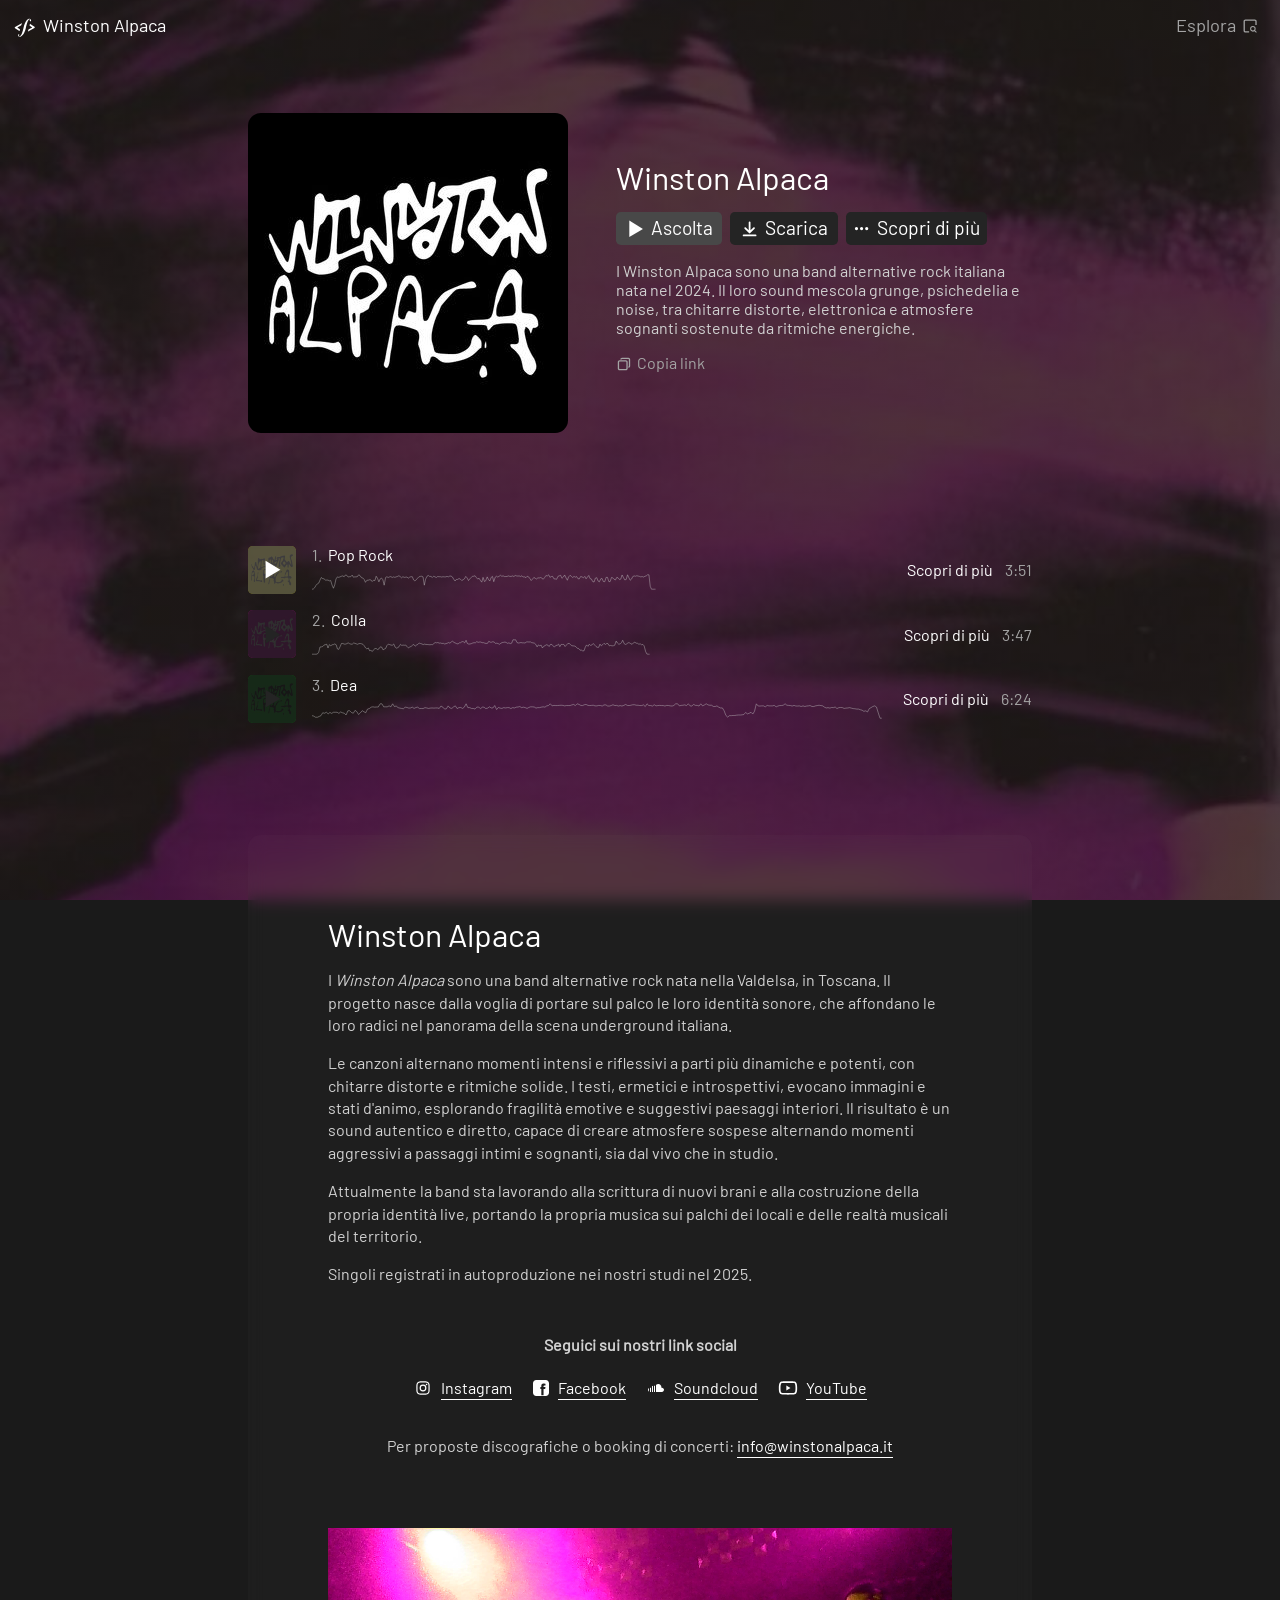
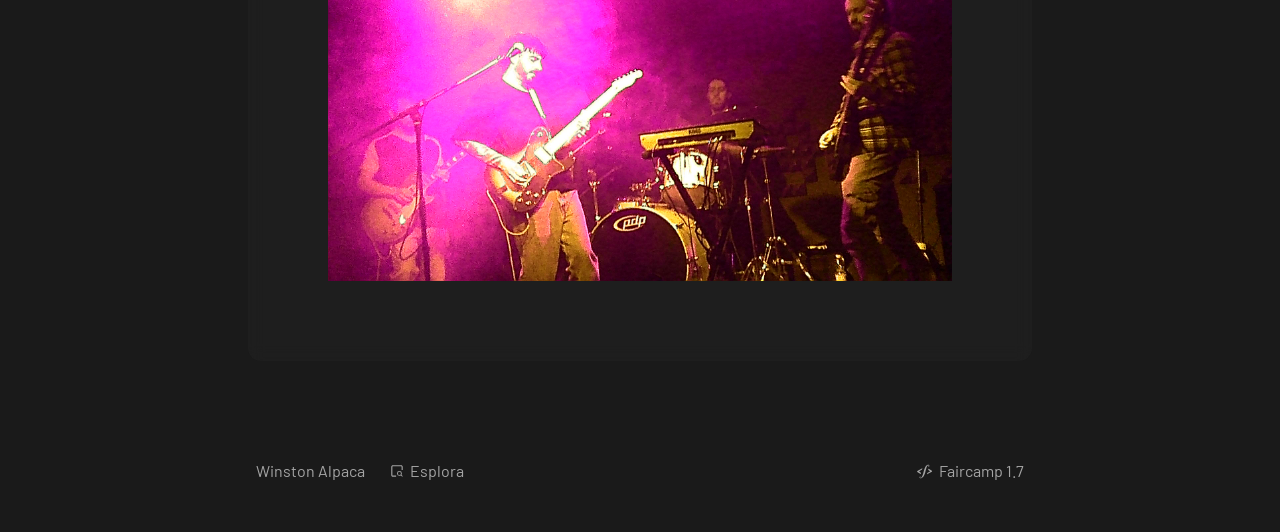
<file: index.html>
<!DOCTYPE html>
<html  lang="it">
    <head>
        <title>Winston Alpaca</title>
        <meta charset="utf-8">
        <meta name="description" content="Winston Alpaca">
        <meta name="generator" content="Faircamp 1.7.0 (0c20361)">
        <meta name="viewport" content="width=device-width, initial-scale=1">
        <link href="theme-YTJKer2Vfao.css?rWJuB0XCpAs" rel="stylesheet">
        <link href="site.css?xwWmIbFHB50" rel="stylesheet">
        <script defer src="browser.js?nznN0dnkNMs"></script>
        
                <link rel="alternate" type="application/atom+xml" title="Atom" href="feed.atom">
            

                <link rel="alternate" type="application/rss+xml" title="RSS generico" href="feed.rss">
            
<script defer src="clipboard.js?BY84gqnw8Qc"></script>
<link href="favicon.svg?BNtJGwoocc0" rel="icon" type="image/svg+xml">
<link href="favicon_light.png?V3FshsFqwds" rel="icon" type="image/png" media="(prefers-color-scheme: light)">
<link href="favicon_dark.png?dx3G-dqDUTE" rel="icon" type="image/png"  media="(prefers-color-scheme: dark)">

<script>
  if (window.location.pathname === '/' || window.location.pathname === '/index.html') {
    window.location.href = '/home';
  }
</script>

    </head>
    <body>
        <script>document.body.classList.add('js_enabled');</script>
        <a class="skip_to_content" href="#content">Salta al contenuto principale</a>
        <div class="layout">
            <header>
                <div>
                    <a id="logo" href="./">
                        <svg  width="1em" height="1em" version="1.1" viewBox="0 0 64 64" xmlns="http://www.w3.org/2000/svg">
    <title>Faircamp</title>
    <path d="m39.881 40.829 1.2736-3.7326c0.16935-0.49631 0.51868-0.91106 0.97898-1.1623l7.6911-4.1982c0.41894-0.22868 0.44885-0.81906 0.05516-1.0889l-5.3773-3.6858c-0.40252-0.2759-0.58586-0.77665-0.45667-1.2472l0.83396-3.0375c0.10596-0.38594 0.5597-0.55363 0.89118-0.32937l10.551 7.1384c1.1285 0.76347 1.0472 2.4511-0.14947 3.1025l-15.839 8.6228c-0.2544 0.13848-0.54634-0.10768-0.4528-0.38181zm-21.56-0.71651-10.639-7.1649c-1.1304-0.76131-1.0532-2.4495 0.14204-3.1044l16.55-9.0683c0.24626-0.13493 0.52768 0.10884 0.42925 0.37183l-1.4747 3.9402c-0.18436 0.4926-0.53964 0.90254-1.001 1.155l-8.1479 4.459c-0.41817 0.22884-0.44672 0.81879-0.0526 1.0869l5.4751 3.7252c0.40291 0.27414 0.58616 0.77467 0.45549 1.2442l-0.84196 3.0251c-0.10758 0.38652-0.56213 0.55415-0.89491 0.33004zm25.654-30.594c-3.4629 0-10.138 2.0227-15.593 24.68-4.1 17.03-7.8557 18.965-9.919 19.007-1.1051 0.0226-1.7076-1.5696-1.1711-1.9798 0.37253-0.22641 1.1535-0.80303 1.1535-1.5516 0-0.85436-0.66165-1.3217-1.521-1.3017-0.88964 0.02072-1.7065 0.98255-1.7505 2.3158 0 1.7735 1.2416 3.7938 3.7009 3.7938 4.335 0 11.759-5.0498 15.399-20.158 2.0661-8.5762 5.2058-23.614 10.028-23.614 1.5974 0 1.5175 1.4328 1.0664 1.8125-0.45106 0.37973-0.95632 0.78658-0.99971 1.5338-0.04845 0.83454 0.55753 1.8182 1.4467 1.7975 1.2133-0.02825 2.1069-0.91548 2.1069-2.3008 0-2.2179-1.6252-4.034-3.9476-4.034z"/>
</svg>

                        <span>Winston Alpaca</span>
                    </a>
                    
                </div>
                <button class="browse">
                    Esplora
                    <svg aria-hidden="true" width="1em" height="1em" version="1.1" viewBox="0 0 64 64" xmlns="http://www.w3.org/2000/svg">
    <path d="m15.521 8.9121c-3.5096 0-6.5566 2.7444-6.5566 6.2656v33.365c0 3.5212 3.0469 6.2676 6.5566 6.2676h12.959v-4.5625h-12.959c-1.2264 0-1.9922-0.81053-1.9922-1.7051v-33.365c0-0.89449 0.76579-1.7031 1.9922-1.7031h32.881c1.2263 0 1.9941 0.80858 1.9941 1.7031v13.174h4.5625v-13.174c0-3.5212-3.0469-6.2656-6.5566-6.2656h-32.881zm26.18 23.035v0.001953a9.7014 9.7014 0 0 0-9.7012 9.7012 9.7014 9.7014 0 0 0 9.7012 9.7012 9.7014 9.7014 0 0 0 5.4922-1.707l4.7168 4.7148c0.69133 0.69114 1.8128 0.69129 2.5039 0 0.69114-0.69132 0.69126-1.8127 0-2.5039l-4.7188-4.7148a9.7014 9.7014 0 0 0 1.707-5.4922 9.7014 9.7014 0 0 0-9.7012-9.7012zm0 3.5488a6.154 6.154 0 0 1 6.1543 6.1543 6.154 6.154 0 0 1-6.1543 6.1543 6.154 6.154 0 0 1-6.1543-6.1543 6.154 6.154 0 0 1 6.1543-6.1543z"/>
</svg>

                </button>
            </header>
            <main id="content">
                <div class="page">
    <div class="page_split">
        <span class="home_image">
    <picture>
        <source media="(min-width: 60rem)"
                sizes="27rem"
                srcset="image_fixed_320x142.jpg?JdiXjeVmvX0 320w,image_fixed_432x192.jpg?JdiXjeVmvX0 432w" />
        <source media="(min-width: 30rem)"
                sizes="100vw"
                srcset="image_fluid_432x172.jpg?JdiXjeVmvX0 432w" />
        <img
            alt="The band"
            class="home_image"
            sizes="100vw"
            src="image_fixed_432x192.jpg?JdiXjeVmvX0"
            srcset="image_fixed_320x142.jpg?JdiXjeVmvX0 320w,image_fixed_432x192.jpg?JdiXjeVmvX0 432w">
    </picture>
</span>

        <div class="abstract">
            <h1>Winston Alpaca</h1>
            <div style="margin-bottom: 1rem; margin-top: 1rem;">
    I Winston Alpaca sono una band alternative rock italiana dal sound che unisce
chitarre energiche, atmosfere emotive, e testi in italiano. Il tutto muovendosi tra rock
alternativo, il pop-rock e influenze indie.

</div>

            <div class="actions">
    
                <a class="more" href="#more">
                    <svg  width="1em" height="1em" version="1.1" viewBox="0 0 64 64" xmlns="http://www.w3.org/2000/svg">
    <title>Scopri di più</title>
    <path d="m14.951 26.651a5.351 5.351 0 0 0-5.3498 5.3512 5.351 5.351 0 0 0 5.3498 5.3512 5.351 5.351 0 0 0 5.3512-5.3512 5.351 5.351 0 0 0-5.3512-5.3512zm17.049 0a5.351 5.351 0 0 0-5.3512 5.3512 5.351 5.351 0 0 0 5.3512 5.3512 5.351 5.351 0 0 0 5.3512-5.3512 5.351 5.351 0 0 0-5.3512-5.3512zm17.049 0a5.351 5.351 0 0 0-5.3512 5.3512 5.351 5.351 0 0 0 5.3512 5.3512 5.351 5.351 0 0 0 5.3512-5.3512 5.351 5.351 0 0 0-5.3512-5.3512z"/>
</svg>
 Scopri di più
                </a>
            <button data-content="https://winstonalpaca.it/" data-copy>
    <span class="icon"><svg aria-hidden="true" width="1em" height="1em" version="1.1" viewBox="0 0 64 64" xmlns="http://www.w3.org/2000/svg">
    <path d="m24.18 7.1387c-3.8714 0-7.0703 3.197-7.0703 7.0684h5.1992c0-1.0814 0.78966-1.8711 1.8711-1.8711h25.439c1.0814 0 1.8711 0.78966 1.8711 1.8711v25.441c0 1.0814-0.78966 1.8691-1.8711 1.8691v5.1992c3.8714 0 7.0684-3.197 7.0684-7.0684v-25.441c0-3.8714-3.197-7.0684-7.0684-7.0684h-25.439zm-9.9434 10.131c-3.8714 0-7.0684 3.1989-7.0684 7.0703v25.439c0 3.8714 3.197 7.0684 7.0684 7.0684h25.441c3.8714 0 7.0684-3.197 7.0684-7.0684v-25.439c0-3.8714-3.197-7.0703-7.0684-7.0703h-25.441zm0 5.1992h25.441c1.0814 0 1.8711 0.78966 1.8711 1.8711v25.439c0 1.0814-0.78966 1.8711-1.8711 1.8711h-25.441c-1.0814 0-1.8711-0.78966-1.8711-1.8711v-25.439c0-1.0814 0.78966-1.8711 1.8711-1.8711z"/>
</svg>
</span>
    <span>Copia link</span>
</button>

                <a href="iscriviti/">
                    <svg width="1em" height="1em" version="1.1" viewBox="0 0 64 64" xmlns="http://www.w3.org/2000/svg">
    <title>Feed</title>
    <path d="m41.597 22.351c-8.6734-8.6734-20.213-13.45-32.496-13.45v9.0364c9.8677 0 19.139 3.8367 26.106 10.803 6.9666 6.9667 10.803 16.238 10.803 26.106h9.0364c-1.5e-4 -12.281-4.7769-23.823-13.45-32.496z"/>
    <path d="m9.0076 24.192v9.0364c11.92 0 21.618 9.6975 21.618 21.618h9.0364c0-16.902-13.751-30.654-30.654-30.654z"/>
    <circle cx="15.423" cy="48.625" r="6.4721"/>
</svg>

                    <span>Iscriviti</span>
                </a>
            <a href="https://www.stickermule.com/winstonalpaca"  target="_blank"><svg width="1em" height="1em" version="1.1" viewBox="0 0 64 64" xmlns="http://www.w3.org/2000/svg">
    <title>Link esterno</title>
    <path d="m15.867 8.8472c-3.7501 0-6.8677 3.1176-6.8677 6.8677v32.531c0 3.7501 3.1176 6.8677 6.8677 6.8677h32.523c3.7501 0 6.8677-3.1176 6.8677-6.8677v-11.336a3.1562 3.1562 0 0 0-3.1561-3.1561 3.1562 3.1562 0 0 0-3.1561 3.1561v11.336c0 0.36231-0.19311 0.55542-0.55542 0.55542h-32.523c-0.36231 0-0.55542-0.19311-0.55542-0.55542v-32.531c0-0.36231 0.19311-0.55542 0.55542-0.55542h11.327a3.1562 3.1562 0 0 0 3.1561-3.1561 3.1562 3.1562 0 0 0-3.1561-3.1561zm22.386 0.00859a3.1562 3.1562 0 0 0-3.1786 3.1337 3.1562 3.1562 0 0 0 3.1337 3.1786l6.3821 0.04485-17.623 17.666a3.1562 3.1562 0 0 0 0.0051 4.4632 3.1562 3.1562 0 0 0 4.4636-0.0051l17.488-17.531 0.02244 6.1049a3.1562 3.1562 0 0 0 3.1674 3.1449 3.1562 3.1562 0 0 0 3.1449-3.1678l-0.04998-13.79a3.1565 3.1565 0 0 0-3.1342-3.1449z"/>
</svg>
 <span>Merch</span></a>

</div>

        </div>
    </div>
</div>
<div class="page">
    <div class="page_grid">
        <div>
            <div class="release">
    <a href="home/">
    <img
        alt="Black Winston Alpaca Logo"
        loading="lazy"
        sizes="
            (min-width: 60rem) 20rem,
            (min-width: 30rem) calc((100vw - 4rem) * 0.333),
            (min-width: 15rem) calc((100vw - 3rem) * 0.5),
            calc(100vw - 2rem)
        "
        src="home/cover_320.jpg?mc_Rs3i7ocw"
        srcset="home/cover_160.jpg?mc_Rs3i7ocw 160w,home/cover_320.jpg?mc_Rs3i7ocw 320w">
</a>

    <a href="home/">
        Winston Alpaca
    </a>
    
</div>

        </div>
    </div>
</div>

                <a class="scroll_target" id="more"></a>
                <div class="page">
                    <div class="page_center">
                        <div class="page_more">
                            <h1>Winston Alpaca</h1>
                            <div class="text"><p>I <em>Winston Alpaca</em> sono una band alternative rock nata nella Valdelsa, in Toscana. Il progetto
nasce dalla voglia di portare sul palco musica originale in italiano, mescolando
energia rock, influenze alternative e sonorità indie.</p>
<p>Le canzoni alternano momenti intensi e riflessivi a parti più dinamiche e
potenti, con chitarre distorte, ritmiche solide e testi che raccontano emozioni,
esperienze e frammenti di vita quotidiana. Il loro obiettivo è creare un sound
autentico e diretto, capace di trasmettere qualcosa sia dal vivo che in studio.</p>
<p>Attualmente la band sta lavorando alla scrittura di nuovi brani e alla
costruzione della propria identità live, portando la propria musica sui palchi
dei locali e delle realtà musicali del territorio.</p>
<br>
<div style="display: flex; flex-wrap: wrap; align-items: center; justify-content: center; padding: 10px; gap: 20px;"> 
<b> Seguici sui nostri link social </b>
</div>
<div style="display: flex; flex-wrap: wrap; align-items: center; justify-content: center; padding: 10px; gap: 20px;">
<a href="https://www.instagram.com/winston_alpaca" target="_blank" style="display: inline-flex; align-items: center; gap: 8px; "> 
<svg fill="#000000" width="20px" height="1em" viewBox="0 0 24 24" xmlns="http://www.w3.org/2000/svg" style="null">
<path d="M17.34,5.46h0a1.2,1.2,0,1,0,1.2,1.2A1.2,1.2,0,0,0,17.34,5.46Zm4.6,2.42a7.59,7.59,0,0,0-.46-2.43,
  4.94,4.94,0,0,0-1.16-1.77,4.7,4.7,0,0,0-1.77-1.15,7.3,7.3,0,0,0-2.43-.47C15.06,2,14.72,2,12,2s-3.06,
  0-4.12.06a7.3,7.3,0,0,0-2.43.47A4.78,4.78,0,0,0,3.68,3.68,4.7,4.7,0,0,0,2.53,5.45a7.3,7.3,0,0,0-.47,
  2.43C2,8.94,2,9.28,2,12s0,3.06.06,4.12a7.3,7.3,0,0,0,.47,2.43,4.7,4.7,0,0,0,1.15,1.77,4.78,4.78,0,0,
  0,1.77,1.15,7.3,7.3,0,0,0,2.43.47C8.94,22,9.28,22,12,22s3.06,0,4.12-.06a7.3,7.3,0,0,0,2.43-.47,4.7,
  4.7,0,0,0,1.77-1.15,4.85,4.85,0,0,0,1.16-1.77,7.59,7.59,0,0,0,.46-2.43c0-1.06.06-1.4.06-4.12S22,
  8.94,21.94,7.88ZM20.14,16a5.61,5.61,0,0,1-.34,1.86,3.06,3.06,0,0,1-.75,1.15,3.19,3.19,0,0,1-1.15.75,
  5.61,5.61,0,0,1-1.86.34c-1,.05-1.37.06-4,.06s-3,0-4-.06A5.73,5.73,0,0,1,6.1,19.8,
  3.27,3.27,0,0,1,5,19.05a3,3,0,0,1-.74-1.15A5.54,5.54,0,0,1,3.86,16c0-1-.06-1.37-.06-4s0-3,
  .06-4A5.54,5.54,0,0,1,4.21,6.1,3,3,0,0,1,5,5,3.14,3.14,0,0,1,6.1,4.2,5.73,5.73,0,0,1,8,
  3.86c1,0,1.37-.06,4-.06s3,0,4,.06a5.61,5.61,0,0,1,1.86.34A3.06,3.06,0,0,1,19.05,5,
  3.06,3.06,0,0,1,19.8,6.1,5.61,5.61,0,0,1,20.14,8c.05,1,.06,1.37.06,4S20.19,15,20.14,16ZM12,
  6.87A5.13,5.13,0,1,0,17.14,12,5.12,5.12,0,0,0,12,6.87Zm0,8.46A3.33,3.33,0,1,1,15.33,12,3.33,3.33,0,0,1,12,15.33Z"/>
</svg> Instagram </a>
<a href="https://www.facebook.com/winstonalpaca" target="_blank" style="display: inline-flex; align-items: center; gap: 8px; "> 
<svg xmlns="http://www.w3.org/2000/svg"
  xmlns:xlink="http://www.w3.org/1999/xlink" version="1.0" fill="#000000"
  width="18px" height="1em" viewBox="0 0 50 50" style="null" class="icon
  icons8-Facebook-Filled" >
<path
  d="M40,0H10C4.486,0,0,4.486,0,10v30c0,5.514,4.486,10,10,10h30c5.514,0,10-4.486,10-10V10C50,4.486,45.514,0,40,0z
  M39,17h-3
  c-2.145,0-3,0.504-3,2v3h6l-1,6h-5v20h-7V28h-3v-6h3v-3c0-4.677,1.581-8,7-8c2.902,0,6,1,6,1V17z"></path>
</svg>  Facebook </a>
<a href="https://soundcloud.com/winston-alpaca" target="_blank" style="display: inline-flex; align-items: center; gap: 8px; ">  
<svg version="1.1" id="Layer_1" xmlns="http://www.w3.org/2000/svg" xmlns:xlink="http://www.w3.org/1999/xlink" width="20px" height="1em"
	 viewBox="0 0 291.319 291.319" style="enable-background:new 0 0 291.319 291.319;" xml:space="preserve">
	<path style="fill:#FFFFFF;" d="M72.83,218.485h18.207V103.832c-6.828,1.93-12.982,5.435-18.207,10.041
		C72.83,113.874,72.83,218.485,72.83,218.485z M36.415,140.921v77.436l1.174,0.127h17.033v-77.682H37.589
		C37.589,140.803,36.415,140.921,36.415,140.921z M0,179.63c0,14.102,7.338,26.328,18.207,33.147V146.52
		C7.338,153.329,0,165.556,0,179.63z M109.245,218.485h18.207v-109.6c-5.444-3.396-11.607-5.635-18.207-6.5V218.485z
		 M253.73,140.803h-10.242c0.519-3.168,0.847-6.382,0.847-9.705c0-32.182-25.245-58.264-56.388-58.264
		c-16.896,0-31.954,7.775-42.287,19.955v125.695h108.07c20.747,0,37.589-17.388,37.589-38.855
		C291.319,158.182,274.477,140.803,253.73,140.803z"/>
</svg>Soundcloud </a> 
<a href="https://www.youtube.com/@WinstonAlpaca" target="_blank" style="display: inline-flex; align-items: center; gap: 8px; ">  
<!-- License: PD. Made by Aleksey Popov: https://dribbble.com/AlekseyPopov -->
<svg fill="#000000" width="20px" height="20px" viewBox="0 0 24 24" xmlns="http://www.w3.org/2000/svg">
  <path fill-rule="evenodd" d="M23,11.9972 C23,15.0688707 22.7080514,16.9571365
  22.0247481,18.1281724 C21.3347709,19.3777602 20.5269977,19.7708297
  18.8782989,19.8862992 C17.7148693,19.9542414 14.794638,20 12.0026667,20
  C9.2044172,20 6.28275714,19.9542562 5.10860514,19.8855427
  C3.47493151,19.7708031 2.66701263,19.37838 1.97791182,18.142374
  C1.29279472,16.9480084 1,15.052042 1,12.0084 C1,8.94737365
  1.29138368,7.06090428 1.97193166,5.86259947 C2.67010997,4.61046509
  3.49111627,4.21325835 5.11100471,4.1184917 C6.23144506,4.04250638 8.99660854,4
  12.0026667,4 C15.002263,4 17.766208,4.04252223 18.8782989,4.11790083
  C20.5073007,4.21303163 21.3281267,4.60936303 22.020213,5.8580297
  C22.7108012,7.06048454 23,8.93778123 23,11.9972 Z M20.283329,6.84963647
  C19.9603324,6.26505017 19.7713697,6.17346202 18.752413,6.11391338
  C17.6926261,6.04212137 14.954737,6 12.0026667,6 C9.04424331,6
  6.3050775,6.04210674 5.2370951,6.1144916 C4.22844212,6.17352647
  4.03674592,6.26627 3.71489655,6.84342165 C3.2475376,7.66638709 3,9.26898917
  3,11.9972 C3,14.7270394 3.24886149,16.33852 3.71873501,17.1577995
  C4.03565111,17.7261665 4.22600958,17.8186276 5.23703026,17.8897046
  C6.34874254,17.9546989 9.24212825,18 12.0026667,18 C14.7569983,18
  17.6489264,17.9546849 18.7500936,17.8904464 C19.7737637,17.8187098
  19.961409,17.7274 20.2855157,17.1409953 C20.752236,16.3407623 21,14.7382734
  21,12.0084 C21,9.25771396 20.7535449,7.66399511 20.283329,6.84963647 Z M10,9
  L15,12 L10,15 L10,9 Z"/>
</svg>YouTube </a>
</div> <br> <br>
<img src="./winston-ottobit.jpg" />
</div>
                        </div>
                    </div>
                </div>
            

            </main>
            <footer>
                <span>
                    <a href="">Winston Alpaca</a>
                    <button class="browse"><svg aria-hidden="true" width="1em" height="1em" version="1.1" viewBox="0 0 64 64" xmlns="http://www.w3.org/2000/svg">
    <path d="m15.521 8.9121c-3.5096 0-6.5566 2.7444-6.5566 6.2656v33.365c0 3.5212 3.0469 6.2676 6.5566 6.2676h12.959v-4.5625h-12.959c-1.2264 0-1.9922-0.81053-1.9922-1.7051v-33.365c0-0.89449 0.76579-1.7031 1.9922-1.7031h32.881c1.2263 0 1.9941 0.80858 1.9941 1.7031v13.174h4.5625v-13.174c0-3.5212-3.0469-6.2656-6.5566-6.2656h-32.881zm26.18 23.035v0.001953a9.7014 9.7014 0 0 0-9.7012 9.7012 9.7014 9.7014 0 0 0 9.7012 9.7012 9.7014 9.7014 0 0 0 5.4922-1.707l4.7168 4.7148c0.69133 0.69114 1.8128 0.69129 2.5039 0 0.69114-0.69132 0.69126-1.8127 0-2.5039l-4.7188-4.7148a9.7014 9.7014 0 0 0 1.707-5.4922 9.7014 9.7014 0 0 0-9.7012-9.7012zm0 3.5488a6.154 6.154 0 0 1 6.1543 6.1543 6.154 6.154 0 0 1-6.1543 6.1543 6.154 6.154 0 0 1-6.1543-6.1543 6.154 6.154 0 0 1 6.1543-6.1543z"/>
</svg>
 Esplora</button>
                </span>
                <a class="faircamp_signature" href="https://simonrepp.com/faircamp/" target="_blank">
    <svg aria-hidden="true" width="1em" height="1em" version="1.1" viewBox="0 0 64 64" xmlns="http://www.w3.org/2000/svg">
    
    <path d="m39.881 40.829 1.2736-3.7326c0.16935-0.49631 0.51868-0.91106 0.97898-1.1623l7.6911-4.1982c0.41894-0.22868 0.44885-0.81906 0.05516-1.0889l-5.3773-3.6858c-0.40252-0.2759-0.58586-0.77665-0.45667-1.2472l0.83396-3.0375c0.10596-0.38594 0.5597-0.55363 0.89118-0.32937l10.551 7.1384c1.1285 0.76347 1.0472 2.4511-0.14947 3.1025l-15.839 8.6228c-0.2544 0.13848-0.54634-0.10768-0.4528-0.38181zm-21.56-0.71651-10.639-7.1649c-1.1304-0.76131-1.0532-2.4495 0.14204-3.1044l16.55-9.0683c0.24626-0.13493 0.52768 0.10884 0.42925 0.37183l-1.4747 3.9402c-0.18436 0.4926-0.53964 0.90254-1.001 1.155l-8.1479 4.459c-0.41817 0.22884-0.44672 0.81879-0.0526 1.0869l5.4751 3.7252c0.40291 0.27414 0.58616 0.77467 0.45549 1.2442l-0.84196 3.0251c-0.10758 0.38652-0.56213 0.55415-0.89491 0.33004zm25.654-30.594c-3.4629 0-10.138 2.0227-15.593 24.68-4.1 17.03-7.8557 18.965-9.919 19.007-1.1051 0.0226-1.7076-1.5696-1.1711-1.9798 0.37253-0.22641 1.1535-0.80303 1.1535-1.5516 0-0.85436-0.66165-1.3217-1.521-1.3017-0.88964 0.02072-1.7065 0.98255-1.7505 2.3158 0 1.7735 1.2416 3.7938 3.7009 3.7938 4.335 0 11.759-5.0498 15.399-20.158 2.0661-8.5762 5.2058-23.614 10.028-23.614 1.5974 0 1.5175 1.4328 1.0664 1.8125-0.45106 0.37973-0.95632 0.78658-0.99971 1.5338-0.04845 0.83454 0.55753 1.8182 1.4467 1.7975 1.2133-0.02825 2.1069-0.91548 2.1069-2.3008 0-2.2179-1.6252-4.034-3.9476-4.034z"/>
</svg>

    <span>Faircamp 1.7</span>
</a>

            </footer>
        </div>
        <div id="browser" data-root-prefix="">
            <div>
                <input autocomplete="off" placeholder="Cerca" type="search">
                <div role="status"></div>
                <div id="results"></div>
            </div>
            <button>
                <svg width="1em" height="1em" version="1.1" viewBox="0 0 64 64" xmlns="http://www.w3.org/2000/svg">
    <title>Chiudi</title>
    <path d="m16.25 9.1797-7.0703 7.0703 15.75 15.75-15.75 15.75 7.0703 7.0703 15.75-15.75 15.75 15.75 7.0703-7.0703-15.75-15.75 15.75-15.75-7.0703-7.0703-15.75 15.75z"/>
</svg>

            </button>
        </div>
        
        <aside class="js_notice">JavaScript è disabilitato – Alcune funzionalità non sono disponibili.</aside>
        
                <template id="copy_icon">
                    <svg aria-hidden="true" width="1em" height="1em" version="1.1" viewBox="0 0 64 64" xmlns="http://www.w3.org/2000/svg">
    <path d="m24.18 7.1387c-3.8714 0-7.0703 3.197-7.0703 7.0684h5.1992c0-1.0814 0.78966-1.8711 1.8711-1.8711h25.439c1.0814 0 1.8711 0.78966 1.8711 1.8711v25.441c0 1.0814-0.78966 1.8691-1.8711 1.8691v5.1992c3.8714 0 7.0684-3.197 7.0684-7.0684v-25.441c0-3.8714-3.197-7.0684-7.0684-7.0684h-25.439zm-9.9434 10.131c-3.8714 0-7.0684 3.1989-7.0684 7.0703v25.439c0 3.8714 3.197 7.0684 7.0684 7.0684h25.441c3.8714 0 7.0684-3.197 7.0684-7.0684v-25.439c0-3.8714-3.197-7.0703-7.0684-7.0703h-25.441zm0 5.1992h25.441c1.0814 0 1.8711 0.78966 1.8711 1.8711v25.439c0 1.0814-0.78966 1.8711-1.8711 1.8711h-25.441c-1.0814 0-1.8711-0.78966-1.8711-1.8711v-25.439c0-1.0814 0.78966-1.8711 1.8711-1.8711z"/>
</svg>

                </template>
                <template id="failed_icon">
                    <svg width="1em" height="1em" version="1.1" viewBox="0 0 64 64" xmlns="http://www.w3.org/2000/svg">
    <title>Fallito</title>
    <path d="m16.25 9.1797-7.0703 7.0703 15.75 15.75-15.75 15.75 7.0703 7.0703 15.75-15.75 15.75 15.75 7.0703-7.0703-15.75-15.75 15.75-15.75-7.0703-7.0703-15.75 15.75z"/>
</svg>

                </template>
                <template id="success_icon">
                    <svg width="1em" height="1em" version="1.1" viewBox="0 0 64 64" xmlns="http://www.w3.org/2000/svg">
    <title>Copiato</title>
    <path d="m53.857 9.1797-31.5 31.5-12.215-12.215-7.0703 7.0703 19.285 19.285 38.57-38.57z"/>
</svg>

                </template>
            
    </body>
</html>
</file>
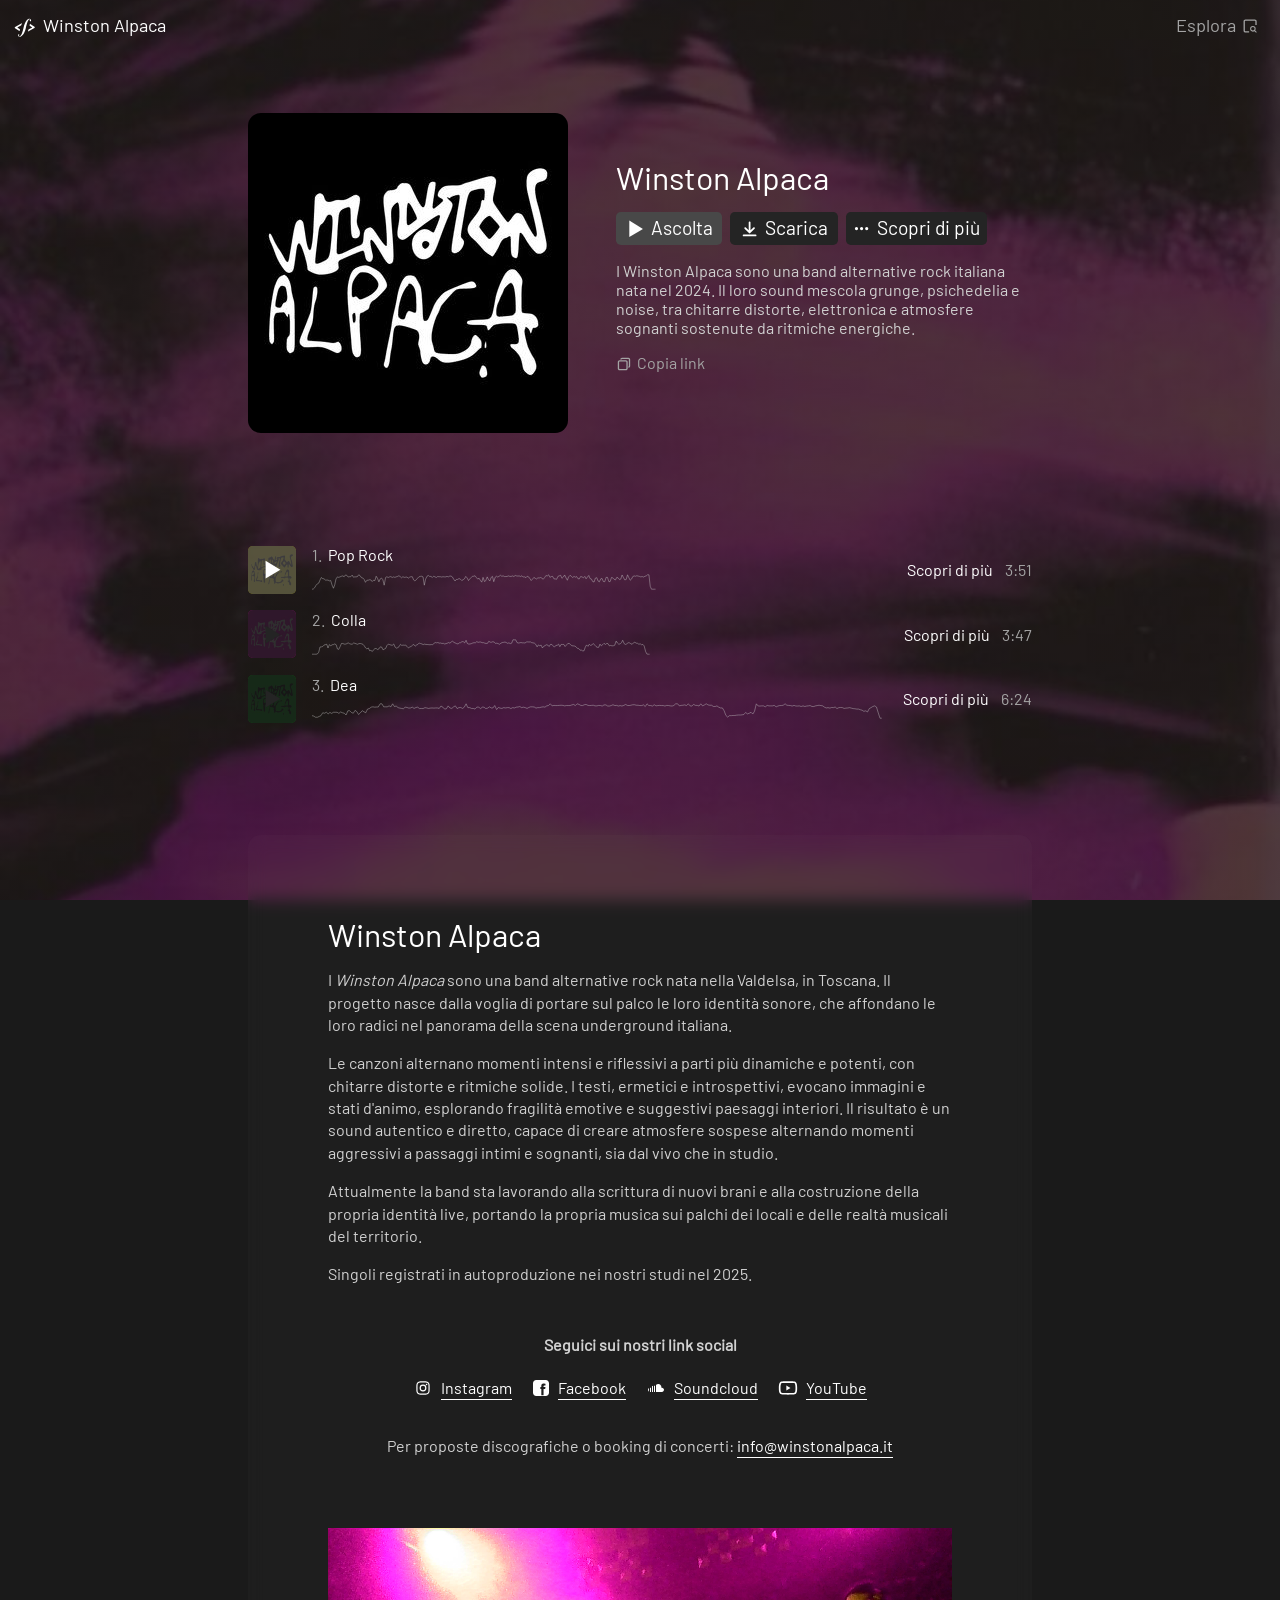
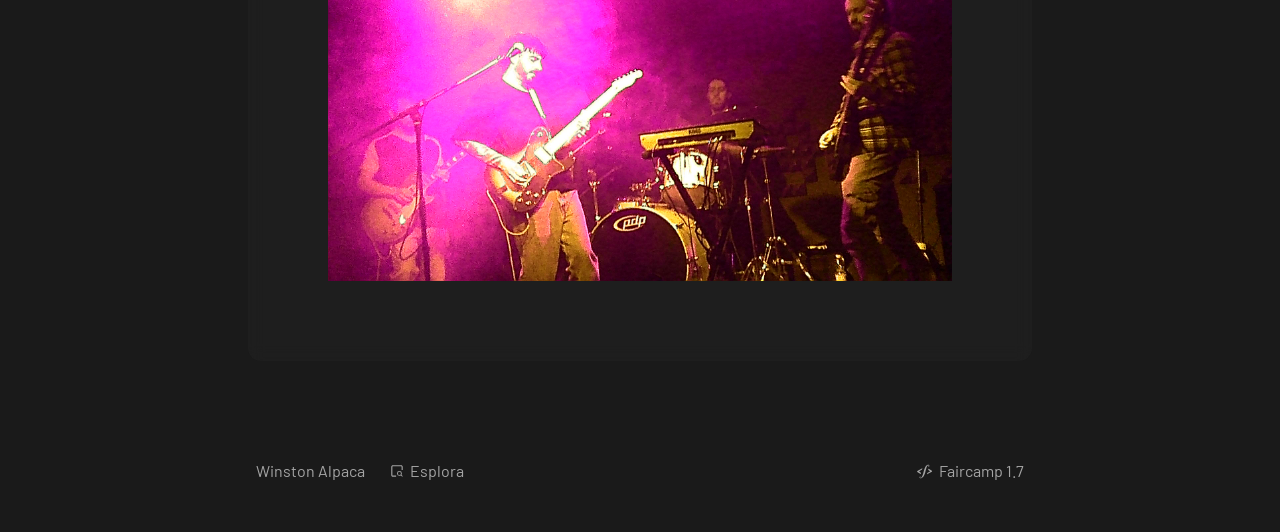
<file: home/index.html>
<!DOCTYPE html>
<html  lang="it">
    <head>
        <title>Winston Alpaca</title>
        <meta charset="utf-8">
        <meta name="description" content="Winston Alpaca">
        <meta name="generator" content="Faircamp 1.7.0 (0c20361)">
        <meta name="viewport" content="width=device-width, initial-scale=1">
        <link href="../theme-YTJKer2Vfao.css?rWJuB0XCpAs" rel="stylesheet">
        <link href="../site.css?xwWmIbFHB50" rel="stylesheet">
        <script defer src="../browser.js?nznN0dnkNMs"></script>
        
                <link rel="alternate" type="application/atom+xml" title="Atom" href="../feed.atom">
            

                <link rel="alternate" type="application/rss+xml" title="RSS generico" href="../feed.rss">
            
<script defer src="../clipboard.js?BY84gqnw8Qc"></script>
<script defer src="../player.js?LqOi51lY-_k"></script>
<link href="../favicon.svg?BNtJGwoocc0" rel="icon" type="image/svg+xml">
<link href="../favicon_light.png?V3FshsFqwds" rel="icon" type="image/png" media="(prefers-color-scheme: light)">
<link href="../favicon_dark.png?dx3G-dqDUTE" rel="icon" type="image/png"  media="(prefers-color-scheme: dark)">

<script>
  if (window.location.pathname === '/' || window.location.pathname === '/index.html') {
    window.location.href = '/home';
  }
</script>

    </head>
    <body>
        <script>document.body.classList.add('js_enabled');</script>
        <a class="skip_to_content" href="#content">Salta al contenuto principale</a>
        <div class="layout">
            <header>
                <div>
                    <a id="logo" href=".././">
                        <svg  width="1em" height="1em" version="1.1" viewBox="0 0 64 64" xmlns="http://www.w3.org/2000/svg">
    <title>Faircamp</title>
    <path d="m39.881 40.829 1.2736-3.7326c0.16935-0.49631 0.51868-0.91106 0.97898-1.1623l7.6911-4.1982c0.41894-0.22868 0.44885-0.81906 0.05516-1.0889l-5.3773-3.6858c-0.40252-0.2759-0.58586-0.77665-0.45667-1.2472l0.83396-3.0375c0.10596-0.38594 0.5597-0.55363 0.89118-0.32937l10.551 7.1384c1.1285 0.76347 1.0472 2.4511-0.14947 3.1025l-15.839 8.6228c-0.2544 0.13848-0.54634-0.10768-0.4528-0.38181zm-21.56-0.71651-10.639-7.1649c-1.1304-0.76131-1.0532-2.4495 0.14204-3.1044l16.55-9.0683c0.24626-0.13493 0.52768 0.10884 0.42925 0.37183l-1.4747 3.9402c-0.18436 0.4926-0.53964 0.90254-1.001 1.155l-8.1479 4.459c-0.41817 0.22884-0.44672 0.81879-0.0526 1.0869l5.4751 3.7252c0.40291 0.27414 0.58616 0.77467 0.45549 1.2442l-0.84196 3.0251c-0.10758 0.38652-0.56213 0.55415-0.89491 0.33004zm25.654-30.594c-3.4629 0-10.138 2.0227-15.593 24.68-4.1 17.03-7.8557 18.965-9.919 19.007-1.1051 0.0226-1.7076-1.5696-1.1711-1.9798 0.37253-0.22641 1.1535-0.80303 1.1535-1.5516 0-0.85436-0.66165-1.3217-1.521-1.3017-0.88964 0.02072-1.7065 0.98255-1.7505 2.3158 0 1.7735 1.2416 3.7938 3.7009 3.7938 4.335 0 11.759-5.0498 15.399-20.158 2.0661-8.5762 5.2058-23.614 10.028-23.614 1.5974 0 1.5175 1.4328 1.0664 1.8125-0.45106 0.37973-0.95632 0.78658-0.99971 1.5338-0.04845 0.83454 0.55753 1.8182 1.4467 1.7975 1.2133-0.02825 2.1069-0.91548 2.1069-2.3008 0-2.2179-1.6252-4.034-3.9476-4.034z"/>
</svg>

                        <span>Winston Alpaca</span>
                    </a>
                    
                </div>
                <button class="browse">
                    Esplora
                    <svg aria-hidden="true" width="1em" height="1em" version="1.1" viewBox="0 0 64 64" xmlns="http://www.w3.org/2000/svg">
    <path d="m15.521 8.9121c-3.5096 0-6.5566 2.7444-6.5566 6.2656v33.365c0 3.5212 3.0469 6.2676 6.5566 6.2676h12.959v-4.5625h-12.959c-1.2264 0-1.9922-0.81053-1.9922-1.7051v-33.365c0-0.89449 0.76579-1.7031 1.9922-1.7031h32.881c1.2263 0 1.9941 0.80858 1.9941 1.7031v13.174h4.5625v-13.174c0-3.5212-3.0469-6.2656-6.5566-6.2656h-32.881zm26.18 23.035v0.001953a9.7014 9.7014 0 0 0-9.7012 9.7012 9.7014 9.7014 0 0 0 9.7012 9.7012 9.7014 9.7014 0 0 0 5.4922-1.707l4.7168 4.7148c0.69133 0.69114 1.8128 0.69129 2.5039 0 0.69114-0.69132 0.69126-1.8127 0-2.5039l-4.7188-4.7148a9.7014 9.7014 0 0 0 1.707-5.4922 9.7014 9.7014 0 0 0-9.7012-9.7012zm0 3.5488a6.154 6.154 0 0 1 6.1543 6.1543 6.154 6.154 0 0 1-6.1543 6.1543 6.154 6.154 0 0 1-6.1543-6.1543 6.154 6.154 0 0 1 6.1543-6.1543z"/>
</svg>

                </button>
            </header>
            <main id="content">
                <div class="page">
    <div class="page_split">
        <div class="cover"><a class="image" href="cover_480.jpg?mc_Rs3i7ocw" target="_blank">
    <img
        alt="Black Winston Alpaca Logo"
        sizes="(min-width: 20rem) 20rem, calc(100vw - 2rem)"
        src="cover_480.jpg?mc_Rs3i7ocw"
        srcset="cover_160.jpg?mc_Rs3i7ocw 160w,cover_320.jpg?mc_Rs3i7ocw 320w,cover_480.jpg?mc_Rs3i7ocw 480w">
</a>

<dialog id="overlay">
    <form method="dialog">
        <button aria-label="Chiudi"></button>
    </form>
    <img
        alt="Black Winston Alpaca Logo"
        height="1280"
        loading="lazy"
        sizes="calc(100vmin - 4rem)"
        src="cover_1280.jpg?mc_Rs3i7ocw"
        srcset="cover_160.jpg?mc_Rs3i7ocw 160w,cover_320.jpg?mc_Rs3i7ocw 320w,cover_480.jpg?mc_Rs3i7ocw 480w,cover_800.jpg?mc_Rs3i7ocw 800w,cover_1280.jpg?mc_Rs3i7ocw 1280w"
        width="1280">
</dialog>
<script>
    const overlay = document.querySelector('dialog#overlay');
    const thumbnailButton = document.querySelector('a.image');

    overlay.addEventListener('click', () => {
        overlay.close();
    });

    thumbnailButton.addEventListener('click', event => {
        overlay.showModal();
        event.preventDefault();
    });
</script>

</div>
        <div class="abstract">
            <h1>Winston Alpaca</h1>
            <div class="release_artists"></div>
            <div class="actions primary">
    <button class="emphasized listen">
    <span class="icon"><svg width="1em" height="1em" version="1.1" viewBox="0 0 64 64" xmlns="http://www.w3.org/2000/svg">
    <title>Riproduci</title>
    <path d="m11.116 59.677 45.476-26.453-45.544-28.093z"/>
</svg>
</span>
    <span class="label">Ascolta</span>
</button>
<a href="downloads/y410p9rKtHY/">
    <svg aria-hidden="true" width="1em" height="1em" version="1.1" viewBox="0 0 64 64" xmlns="http://www.w3.org/2000/svg">
    <path d="m32.016 8.1211c-1.6432 0.00518-2.9713 1.3412-2.9668 2.9844l0.08594 26.777-9.7129-9.7363c-0.55785-0.5596-1.3153-0.8744-2.1055-0.875-0.78932-9.49e-4 -1.5467 0.31169-2.1055 0.86914-1.1634 1.1612-1.1651 3.0456-0.0039 4.209l14.729 14.764c1.163 1.1661 3.0518 1.1661 4.2148 0l14.674-14.703c1.1607-1.1639 1.158-3.0483-0.0059-4.209-1.1631-1.1599-3.046-1.1581-4.207 0.0039l-9.5254 9.541-0.08399-26.658c-0.0052-1.644-1.3423-2.9724-2.9863-2.9668zm-19.99 43.705c-1.6438 5e-3 -2.974 1.3425-2.9688 2.9863 5e-3 1.6438 1.3425 2.9721 2.9863 2.9668h39.945c1.6438 0.0053 2.9813-1.323 2.9863-2.9668 0.0053-1.6438-1.323-2.9813-2.9668-2.9863z"/>
</svg>

    <span>Scarica</span>
</a>
<a class="more" href="#more">
    <svg  width="1em" height="1em" version="1.1" viewBox="0 0 64 64" xmlns="http://www.w3.org/2000/svg">
    <title>Scopri di più</title>
    <path d="m14.951 26.651a5.351 5.351 0 0 0-5.3498 5.3512 5.351 5.351 0 0 0 5.3498 5.3512 5.351 5.351 0 0 0 5.3512-5.3512 5.351 5.351 0 0 0-5.3512-5.3512zm17.049 0a5.351 5.351 0 0 0-5.3512 5.3512 5.351 5.351 0 0 0 5.3512 5.3512 5.351 5.351 0 0 0 5.3512-5.3512 5.351 5.351 0 0 0-5.3512-5.3512zm17.049 0a5.351 5.351 0 0 0-5.3512 5.3512 5.351 5.351 0 0 0 5.3512 5.3512 5.351 5.351 0 0 0 5.3512-5.3512 5.351 5.351 0 0 0-5.3512-5.3512z"/>
</svg>
 Scopri di più
</a>

</div>

            <div style="margin-bottom: 1rem; margin-top: 1rem;">
    I Winston Alpaca sono una band alternative rock italiana nata nel 2024.
Il loro sound mescola grunge, psichedelia e noise, tra chitarre distorte,
elettronica e atmosfere sognanti sostenute da ritmiche energiche.
</div>

            <div class="actions">
    <button data-content="https://winstonalpaca.it/home/" data-copy>
    <span class="icon"><svg aria-hidden="true" width="1em" height="1em" version="1.1" viewBox="0 0 64 64" xmlns="http://www.w3.org/2000/svg">
    <path d="m24.18 7.1387c-3.8714 0-7.0703 3.197-7.0703 7.0684h5.1992c0-1.0814 0.78966-1.8711 1.8711-1.8711h25.439c1.0814 0 1.8711 0.78966 1.8711 1.8711v25.441c0 1.0814-0.78966 1.8691-1.8711 1.8691v5.1992c3.8714 0 7.0684-3.197 7.0684-7.0684v-25.441c0-3.8714-3.197-7.0684-7.0684-7.0684h-25.439zm-9.9434 10.131c-3.8714 0-7.0684 3.1989-7.0684 7.0703v25.439c0 3.8714 3.197 7.0684 7.0684 7.0684h25.441c3.8714 0 7.0684-3.197 7.0684-7.0684v-25.439c0-3.8714-3.197-7.0703-7.0684-7.0703h-25.441zm0 5.1992h25.441c1.0814 0 1.8711 0.78966 1.8711 1.8711v25.439c0 1.0814-0.78966 1.8711-1.8711 1.8711h-25.441c-1.0814 0-1.8711-0.78966-1.8711-1.8711v-25.439c0-1.0814 0.78966-1.8711 1.8711-1.8711z"/>
</svg>
</span>
    <span>Copia link</span>
</button>

</div>

        </div>
    </div>
</div>
<div class="page">
    <div class="page_center">
        <div class=" tracks" data-longest-duration="384.00598" >
            <div class="track" data-duration="231.54095">
    <button class="track_playback" tabindex="-1">
        <span class="icon">
            <svg width="1em" height="1em" version="1.1" viewBox="0 0 64 64" xmlns="http://www.w3.org/2000/svg">
    <title>Riproduci</title>
    <path d="m11.116 59.677 45.476-26.453-45.544-28.093z"/>
</svg>

        </span>
        <img aria-hidden="true" src="1/cover_160.jpg?qMF4hsoYz2Q">
    </button>
    <div>
        <div>
            <span class="number">1.</span>
            <a class="title" href="1/">Pop Rock</a>
        </div>
        
        <div class="waveform">
    <svg data-peaks="[base64]">
    <path class="seek"/>
    <path class="playback"/>
    <path class="base"/>
</svg>

    <input aria-label="Posizione di riproduzione" aria-valuetext="" autocomplete="off" max="231.54095" min="0" step="any" type="range" value="0">
    <div class="decoration"></div>
</div>

        <audio controls preload="none">
            <source src="1/opus-96/JxE3y5fNdFU/01%20Pop%20Rock.opus" type="audio/ogg; codecs=opus">
<source src="1/mp3-v5/WKVti4-A3f8/01%20Pop%20Rock.mp3" type="audio/mpeg">
        </audio>
    </div>
    <div>
        <a href="1/#more">Scopri di più</a>&nbsp;&nbsp; <span class="time">3:51</span>
    </div>
</div>

<div class="track" data-duration="227.50244">
    <button class="track_playback" tabindex="-1">
        <span class="icon">
            <svg width="1em" height="1em" version="1.1" viewBox="0 0 64 64" xmlns="http://www.w3.org/2000/svg">
    <title>Riproduci</title>
    <path d="m11.116 59.677 45.476-26.453-45.544-28.093z"/>
</svg>

        </span>
        <img aria-hidden="true" src="2/cover_160.jpg?ajC2RPg_FY0">
    </button>
    <div>
        <div>
            <span class="number">2.</span>
            <a class="title" href="2/">Colla</a>
        </div>
        
        <div class="waveform">
    <svg data-peaks="[base64]">
    <path class="seek"/>
    <path class="playback"/>
    <path class="base"/>
</svg>

    <input aria-label="Posizione di riproduzione" aria-valuetext="" autocomplete="off" max="227.50244" min="0" step="any" type="range" value="0">
    <div class="decoration"></div>
</div>

        <audio controls preload="none">
            <source src="2/opus-96/AvAyi57IiCM/02%20Colla.opus" type="audio/ogg; codecs=opus">
<source src="2/mp3-v5/-ZZjIZO81vw/02%20Colla.mp3" type="audio/mpeg">
        </audio>
    </div>
    <div>
        <a href="2/#more">Scopri di più</a>&nbsp;&nbsp; <span class="time">3:47</span>
    </div>
</div>

<div class="track" data-duration="384.00598">
    <button class="track_playback" tabindex="-1">
        <span class="icon">
            <svg width="1em" height="1em" version="1.1" viewBox="0 0 64 64" xmlns="http://www.w3.org/2000/svg">
    <title>Riproduci</title>
    <path d="m11.116 59.677 45.476-26.453-45.544-28.093z"/>
</svg>

        </span>
        <img aria-hidden="true" src="3/cover_160.jpg?IWTiyY6dazY">
    </button>
    <div>
        <div>
            <span class="number">3.</span>
            <a class="title" href="3/">Dea</a>
        </div>
        
        <div class="waveform">
    <svg data-peaks="[base64]">
    <path class="seek"/>
    <path class="playback"/>
    <path class="base"/>
</svg>

    <input aria-label="Posizione di riproduzione" aria-valuetext="" autocomplete="off" max="384.00598" min="0" step="any" type="range" value="0">
    <div class="decoration"></div>
</div>

        <audio controls preload="none">
            <source src="3/opus-96/FrCfFKxf_-k/03%20Dea.opus" type="audio/ogg; codecs=opus">
<source src="3/mp3-v5/-A28-YZ7LLo/03%20Dea.mp3" type="audio/mpeg">
        </audio>
    </div>
    <div>
        <a href="3/#more">Scopri di più</a>&nbsp;&nbsp; <span class="time">6:24</span>
    </div>
</div>

        </div>
    </div>
</div>
<a class="scroll_target" id="more"></a>
<div class="page">
    <div class="page_center">
        <div class="page_more">
            <div class="release_info">
                <h1>Winston Alpaca</h1>
                <div class="release_artists"></div>
            </div>
            <div class="text"><p>I <em>Winston Alpaca</em> sono una band alternative rock nata nella Valdelsa, in
Toscana. Il progetto nasce dalla voglia di portare sul palco le loro identità
sonore, che affondano le loro radici nel panorama della scena underground
italiana.</p>
<p>Le canzoni alternano momenti intensi e riflessivi a parti più dinamiche e
potenti, con chitarre distorte e ritmiche solide.
I testi, ermetici e introspettivi, evocano immagini e stati d'animo, esplorando
fragilità emotive e suggestivi paesaggi interiori.
Il risultato è un sound autentico e diretto, capace di creare
atmosfere sospese alternando momenti aggressivi a passaggi intimi e sognanti,
sia dal vivo che in studio.</p>
<p>Attualmente la band sta lavorando alla scrittura di nuovi brani e alla
costruzione della propria identità live, portando la propria musica sui palchi
dei locali e delle realtà musicali del territorio.</p>
<p>Singoli registrati in autoproduzione nei nostri studi nel 2025.</p>
<br>
<div style="display: flex; flex-wrap: wrap; align-items: center; justify-content: center; padding: 10px; gap: 20px;"> 
<b> Seguici sui nostri link social </b>
</div>
<div style="display: flex; flex-wrap: wrap; align-items: center; justify-content: center; padding: 10px; gap: 20px;">
<a href="https://www.instagram.com/winston_alpaca" target="_blank" style="display: inline-flex; align-items: center; gap: 8px; "> 
<svg fill="#000000" width="20px" height="1em" viewBox="0 0 24 24" xmlns="http://www.w3.org/2000/svg" style="null">
<path d="M17.34,5.46h0a1.2,1.2,0,1,0,1.2,1.2A1.2,1.2,0,0,0,17.34,5.46Zm4.6,2.42a7.59,7.59,0,0,0-.46-2.43,
  4.94,4.94,0,0,0-1.16-1.77,4.7,4.7,0,0,0-1.77-1.15,7.3,7.3,0,0,0-2.43-.47C15.06,2,14.72,2,12,2s-3.06,
  0-4.12.06a7.3,7.3,0,0,0-2.43.47A4.78,4.78,0,0,0,3.68,3.68,4.7,4.7,0,0,0,2.53,5.45a7.3,7.3,0,0,0-.47,
  2.43C2,8.94,2,9.28,2,12s0,3.06.06,4.12a7.3,7.3,0,0,0,.47,2.43,4.7,4.7,0,0,0,1.15,1.77,4.78,4.78,0,0,
  0,1.77,1.15,7.3,7.3,0,0,0,2.43.47C8.94,22,9.28,22,12,22s3.06,0,4.12-.06a7.3,7.3,0,0,0,2.43-.47,4.7,
  4.7,0,0,0,1.77-1.15,4.85,4.85,0,0,0,1.16-1.77,7.59,7.59,0,0,0,.46-2.43c0-1.06.06-1.4.06-4.12S22,
  8.94,21.94,7.88ZM20.14,16a5.61,5.61,0,0,1-.34,1.86,3.06,3.06,0,0,1-.75,1.15,3.19,3.19,0,0,1-1.15.75,
  5.61,5.61,0,0,1-1.86.34c-1,.05-1.37.06-4,.06s-3,0-4-.06A5.73,5.73,0,0,1,6.1,19.8,
  3.27,3.27,0,0,1,5,19.05a3,3,0,0,1-.74-1.15A5.54,5.54,0,0,1,3.86,16c0-1-.06-1.37-.06-4s0-3,
  .06-4A5.54,5.54,0,0,1,4.21,6.1,3,3,0,0,1,5,5,3.14,3.14,0,0,1,6.1,4.2,5.73,5.73,0,0,1,8,
  3.86c1,0,1.37-.06,4-.06s3,0,4,.06a5.61,5.61,0,0,1,1.86.34A3.06,3.06,0,0,1,19.05,5,
  3.06,3.06,0,0,1,19.8,6.1,5.61,5.61,0,0,1,20.14,8c.05,1,.06,1.37.06,4S20.19,15,20.14,16ZM12,
  6.87A5.13,5.13,0,1,0,17.14,12,5.12,5.12,0,0,0,12,6.87Zm0,8.46A3.33,3.33,0,1,1,15.33,12,3.33,3.33,0,0,1,12,15.33Z"/>
</svg> Instagram </a>
<a href="https://www.facebook.com/winstonalpaca" target="_blank" style="display: inline-flex; align-items: center; gap: 8px; "> 
<svg xmlns="http://www.w3.org/2000/svg"
  xmlns:xlink="http://www.w3.org/1999/xlink" version="1.0" fill="#000000"
  width="18px" height="1em" viewBox="0 0 50 50" style="null" class="icon
  icons8-Facebook-Filled" >
<path
  d="M40,0H10C4.486,0,0,4.486,0,10v30c0,5.514,4.486,10,10,10h30c5.514,0,10-4.486,10-10V10C50,4.486,45.514,0,40,0z
  M39,17h-3
  c-2.145,0-3,0.504-3,2v3h6l-1,6h-5v20h-7V28h-3v-6h3v-3c0-4.677,1.581-8,7-8c2.902,0,6,1,6,1V17z"></path>
</svg>  Facebook </a>
<a href="https://soundcloud.com/winston-alpaca" target="_blank" style="display: inline-flex; align-items: center; gap: 8px; ">  
<svg version="1.1" id="Layer_1" xmlns="http://www.w3.org/2000/svg" xmlns:xlink="http://www.w3.org/1999/xlink" width="20px" height="1em"
	 viewBox="0 0 291.319 291.319" style="enable-background:new 0 0 291.319 291.319;" xml:space="preserve">
	<path style="fill:#FFFFFF;" d="M72.83,218.485h18.207V103.832c-6.828,1.93-12.982,5.435-18.207,10.041
		C72.83,113.874,72.83,218.485,72.83,218.485z M36.415,140.921v77.436l1.174,0.127h17.033v-77.682H37.589
		C37.589,140.803,36.415,140.921,36.415,140.921z M0,179.63c0,14.102,7.338,26.328,18.207,33.147V146.52
		C7.338,153.329,0,165.556,0,179.63z M109.245,218.485h18.207v-109.6c-5.444-3.396-11.607-5.635-18.207-6.5V218.485z
		 M253.73,140.803h-10.242c0.519-3.168,0.847-6.382,0.847-9.705c0-32.182-25.245-58.264-56.388-58.264
		c-16.896,0-31.954,7.775-42.287,19.955v125.695h108.07c20.747,0,37.589-17.388,37.589-38.855
		C291.319,158.182,274.477,140.803,253.73,140.803z"/>
</svg>Soundcloud </a> 
<a href="https://www.youtube.com/@WinstonAlpaca" target="_blank" style="display: inline-flex; align-items: center; gap: 8px; ">  
<!-- License: PD. Made by Aleksey Popov: https://dribbble.com/AlekseyPopov -->
<svg fill="#000000" width="20px" height="20px" viewBox="0 0 24 24" xmlns="http://www.w3.org/2000/svg">
  <path fill-rule="evenodd" d="M23,11.9972 C23,15.0688707 22.7080514,16.9571365
  22.0247481,18.1281724 C21.3347709,19.3777602 20.5269977,19.7708297
  18.8782989,19.8862992 C17.7148693,19.9542414 14.794638,20 12.0026667,20
  C9.2044172,20 6.28275714,19.9542562 5.10860514,19.8855427
  C3.47493151,19.7708031 2.66701263,19.37838 1.97791182,18.142374
  C1.29279472,16.9480084 1,15.052042 1,12.0084 C1,8.94737365
  1.29138368,7.06090428 1.97193166,5.86259947 C2.67010997,4.61046509
  3.49111627,4.21325835 5.11100471,4.1184917 C6.23144506,4.04250638 8.99660854,4
  12.0026667,4 C15.002263,4 17.766208,4.04252223 18.8782989,4.11790083
  C20.5073007,4.21303163 21.3281267,4.60936303 22.020213,5.8580297
  C22.7108012,7.06048454 23,8.93778123 23,11.9972 Z M20.283329,6.84963647
  C19.9603324,6.26505017 19.7713697,6.17346202 18.752413,6.11391338
  C17.6926261,6.04212137 14.954737,6 12.0026667,6 C9.04424331,6
  6.3050775,6.04210674 5.2370951,6.1144916 C4.22844212,6.17352647
  4.03674592,6.26627 3.71489655,6.84342165 C3.2475376,7.66638709 3,9.26898917
  3,11.9972 C3,14.7270394 3.24886149,16.33852 3.71873501,17.1577995
  C4.03565111,17.7261665 4.22600958,17.8186276 5.23703026,17.8897046
  C6.34874254,17.9546989 9.24212825,18 12.0026667,18 C14.7569983,18
  17.6489264,17.9546849 18.7500936,17.8904464 C19.7737637,17.8187098
  19.961409,17.7274 20.2855157,17.1409953 C20.752236,16.3407623 21,14.7382734
  21,12.0084 C21,9.25771396 20.7535449,7.66399511 20.283329,6.84963647 Z M10,9
  L15,12 L10,15 L10,9 Z"/>
</svg>YouTube </a>
<p>Per proposte discografiche o booking di concerti: <a href=mailto:info@winstonalpaca.it> info@winstonalpaca.it </a></p>
</div> <br> <br>
<img src="../winston-ottobit.jpg" />
</div>
        </div>
    </div>
</div>

<div class="docked_player ">
    <div class="timeline">
        <input aria-label="Posizione di riproduzione" aria-valuetext="" autocomplete="off" max="" min="0" step="any" type="range" value="0">
        <div class="base"></div>
        <div class="progress" style="width: 0%;"></div>
    </div>
    <div class="elements">
        <button class="playback">
            <svg width="1em" height="1em" version="1.1" viewBox="0 0 64 64" xmlns="http://www.w3.org/2000/svg">
    <title>Riproduci</title>
    <path d="m11.116 59.677 45.476-26.453-45.544-28.093z"/>
</svg>

        </button>
        <button class="next_track">
            <svg width="1em" height="1em" version="1.1" viewBox="0 0 64 64" xmlns="http://www.w3.org/2000/svg">
    <title>Brano successivo</title>
    <path d="m49.171 6.7876h7.5973v50.229h-7.5973zm-41.877 50.229 41.877-24.359-41.939-25.87z"/>
</svg>

        </button>
        
        <div class="volume">
    <button>
        <svg width="1em" height="1em" version="1.1" viewBox="0 0 64 64" xmlns="http://www.w3.org/2000/svg">
    <title></title>
    <path class="knob" d="m36.252 13.334v16.561h-8.4648v-16.549a19.159 19.159 0 0 0-14.945 18.654 19.159 19.159 0 0 0 19.158 19.158 19.159 19.159 0 0 0 19.158-19.158 19.159 19.159 0 0 0-14.906-18.666z"/>
    <path class="active_range"/>
    <path class="inactive_range"/>
    <path class="strike_out" d="m32 12.601c-4.9983 0-9.9971 1.9066-13.811 5.7201-7.6271 7.6272-7.6271 19.994 0 27.621 7.6272 7.6271 19.994 7.6271 27.621 0 7.6271-7.6272 7.6271-19.994 0-27.621-3.8136-3.8135-8.8124-5.7201-13.811-5.7201zm0 6.5897c2.0475 0.0115 4.0624 0.51347 5.876 1.4639l-17.227 17.227c-0.95039-1.8136-1.4524-3.8285-1.4639-5.876-4.19e-4 -7.0776 5.7372-12.815 12.815-12.815zm11.353 6.9445c0.94888 1.8121 1.4502 3.8249 1.462 5.8704 4.19e-4 7.0776-5.7372 12.815-12.815 12.815-2.0454-0.011821-4.0583-0.51312-5.8704-1.462zm-22.165 12.74 0.0056 0.0056-0.0019 0.0019z"/>
</svg>

    </button>
    <span class="slider">
        <input aria-label="Volume" aria-valuetext="" autocomplete="off" max="1" min="0" step="any" type="range" value="1">
        <svg width="3em" height=".75em" version="1.1" viewBox="0 0 600 150" xmlns="http://www.w3.org/2000/svg">
            <defs>
                <linearGradient id="gradient_level">
                    <stop offset="0.999"></stop>
                    <stop offset="1"></stop>
                </linearGradient>
                <linearGradient id="gradient_level_decrease">
                    <stop offset="0"></stop>
                    <stop offset="0.0001"></stop>
                </linearGradient>
                <linearGradient id="gradient_level_increase">
                    <stop offset="0"></stop>
                    <stop offset="0.0001"></stop>
                </linearGradient>
            </defs>
            <path class="base" d="M0,140H600V10Z"/>
            <path class="level_increase" d="M0,150H600V10Z" fill="url(#gradient_level_increase)"/>
            <path d="M0,150H600V10Z" fill="url(#gradient_level)"/>
            <path class="level_decrease" d="M0,150H600V10Z" fill="url(#gradient_level_decrease)"/>
        </svg>
    </span>
</div>

        <span class="track_info">
            <span class="number"></span>
            <span class="title_wrapper"></span>
        </span>
        <span class="time">
            <span class="current"></span>
            <span>/</span>
            <span class="total"></span>
        </span>
    </div>
</div>
<div aria-label="" class="docked_player_status" role="status"></div>

            </main>
            <footer>
                <span>
                    <a href="../">Winston Alpaca</a>
                    <button class="browse"><svg aria-hidden="true" width="1em" height="1em" version="1.1" viewBox="0 0 64 64" xmlns="http://www.w3.org/2000/svg">
    <path d="m15.521 8.9121c-3.5096 0-6.5566 2.7444-6.5566 6.2656v33.365c0 3.5212 3.0469 6.2676 6.5566 6.2676h12.959v-4.5625h-12.959c-1.2264 0-1.9922-0.81053-1.9922-1.7051v-33.365c0-0.89449 0.76579-1.7031 1.9922-1.7031h32.881c1.2263 0 1.9941 0.80858 1.9941 1.7031v13.174h4.5625v-13.174c0-3.5212-3.0469-6.2656-6.5566-6.2656h-32.881zm26.18 23.035v0.001953a9.7014 9.7014 0 0 0-9.7012 9.7012 9.7014 9.7014 0 0 0 9.7012 9.7012 9.7014 9.7014 0 0 0 5.4922-1.707l4.7168 4.7148c0.69133 0.69114 1.8128 0.69129 2.5039 0 0.69114-0.69132 0.69126-1.8127 0-2.5039l-4.7188-4.7148a9.7014 9.7014 0 0 0 1.707-5.4922 9.7014 9.7014 0 0 0-9.7012-9.7012zm0 3.5488a6.154 6.154 0 0 1 6.1543 6.1543 6.154 6.154 0 0 1-6.1543 6.1543 6.154 6.154 0 0 1-6.1543-6.1543 6.154 6.154 0 0 1 6.1543-6.1543z"/>
</svg>
 Esplora</button>
                </span>
                <a class="faircamp_signature" href="https://simonrepp.com/faircamp/" target="_blank">
    <svg aria-hidden="true" width="1em" height="1em" version="1.1" viewBox="0 0 64 64" xmlns="http://www.w3.org/2000/svg">
    
    <path d="m39.881 40.829 1.2736-3.7326c0.16935-0.49631 0.51868-0.91106 0.97898-1.1623l7.6911-4.1982c0.41894-0.22868 0.44885-0.81906 0.05516-1.0889l-5.3773-3.6858c-0.40252-0.2759-0.58586-0.77665-0.45667-1.2472l0.83396-3.0375c0.10596-0.38594 0.5597-0.55363 0.89118-0.32937l10.551 7.1384c1.1285 0.76347 1.0472 2.4511-0.14947 3.1025l-15.839 8.6228c-0.2544 0.13848-0.54634-0.10768-0.4528-0.38181zm-21.56-0.71651-10.639-7.1649c-1.1304-0.76131-1.0532-2.4495 0.14204-3.1044l16.55-9.0683c0.24626-0.13493 0.52768 0.10884 0.42925 0.37183l-1.4747 3.9402c-0.18436 0.4926-0.53964 0.90254-1.001 1.155l-8.1479 4.459c-0.41817 0.22884-0.44672 0.81879-0.0526 1.0869l5.4751 3.7252c0.40291 0.27414 0.58616 0.77467 0.45549 1.2442l-0.84196 3.0251c-0.10758 0.38652-0.56213 0.55415-0.89491 0.33004zm25.654-30.594c-3.4629 0-10.138 2.0227-15.593 24.68-4.1 17.03-7.8557 18.965-9.919 19.007-1.1051 0.0226-1.7076-1.5696-1.1711-1.9798 0.37253-0.22641 1.1535-0.80303 1.1535-1.5516 0-0.85436-0.66165-1.3217-1.521-1.3017-0.88964 0.02072-1.7065 0.98255-1.7505 2.3158 0 1.7735 1.2416 3.7938 3.7009 3.7938 4.335 0 11.759-5.0498 15.399-20.158 2.0661-8.5762 5.2058-23.614 10.028-23.614 1.5974 0 1.5175 1.4328 1.0664 1.8125-0.45106 0.37973-0.95632 0.78658-0.99971 1.5338-0.04845 0.83454 0.55753 1.8182 1.4467 1.7975 1.2133-0.02825 2.1069-0.91548 2.1069-2.3008 0-2.2179-1.6252-4.034-3.9476-4.034z"/>
</svg>

    <span>Faircamp 1.7</span>
</a>

            </footer>
        </div>
        <div id="browser" data-root-prefix="../">
            <div>
                <input autocomplete="off" placeholder="Cerca" type="search">
                <div role="status"></div>
                <div id="results"></div>
            </div>
            <button>
                <svg width="1em" height="1em" version="1.1" viewBox="0 0 64 64" xmlns="http://www.w3.org/2000/svg">
    <title>Chiudi</title>
    <path d="m16.25 9.1797-7.0703 7.0703 15.75 15.75-15.75 15.75 7.0703 7.0703 15.75-15.75 15.75 15.75 7.0703-7.0703-15.75-15.75 15.75-15.75-7.0703-7.0703-15.75 15.75z"/>
</svg>

            </button>
        </div>
        
        <aside class="js_notice">JavaScript è disabilitato – Alcune funzionalità non sono disponibili.</aside>
        
                <template id="copy_icon">
                    <svg aria-hidden="true" width="1em" height="1em" version="1.1" viewBox="0 0 64 64" xmlns="http://www.w3.org/2000/svg">
    <path d="m24.18 7.1387c-3.8714 0-7.0703 3.197-7.0703 7.0684h5.1992c0-1.0814 0.78966-1.8711 1.8711-1.8711h25.439c1.0814 0 1.8711 0.78966 1.8711 1.8711v25.441c0 1.0814-0.78966 1.8691-1.8711 1.8691v5.1992c3.8714 0 7.0684-3.197 7.0684-7.0684v-25.441c0-3.8714-3.197-7.0684-7.0684-7.0684h-25.439zm-9.9434 10.131c-3.8714 0-7.0684 3.1989-7.0684 7.0703v25.439c0 3.8714 3.197 7.0684 7.0684 7.0684h25.441c3.8714 0 7.0684-3.197 7.0684-7.0684v-25.439c0-3.8714-3.197-7.0703-7.0684-7.0703h-25.441zm0 5.1992h25.441c1.0814 0 1.8711 0.78966 1.8711 1.8711v25.439c0 1.0814-0.78966 1.8711-1.8711 1.8711h-25.441c-1.0814 0-1.8711-0.78966-1.8711-1.8711v-25.439c0-1.0814 0.78966-1.8711 1.8711-1.8711z"/>
</svg>

                </template>
                <template id="failed_icon">
                    <svg width="1em" height="1em" version="1.1" viewBox="0 0 64 64" xmlns="http://www.w3.org/2000/svg">
    <title>Fallito</title>
    <path d="m16.25 9.1797-7.0703 7.0703 15.75 15.75-15.75 15.75 7.0703 7.0703 15.75-15.75 15.75 15.75 7.0703-7.0703-15.75-15.75 15.75-15.75-7.0703-7.0703-15.75 15.75z"/>
</svg>

                </template>
                <template id="success_icon">
                    <svg width="1em" height="1em" version="1.1" viewBox="0 0 64 64" xmlns="http://www.w3.org/2000/svg">
    <title>Copiato</title>
    <path d="m53.857 9.1797-31.5 31.5-12.215-12.215-7.0703 7.0703 19.285 19.285 38.57-38.57z"/>
</svg>

                </template>
            <template id="pause_icon">
    <svg width="1em" height="1em" version="1.1" viewBox="0 0 64 64" xmlns="http://www.w3.org/2000/svg">
    <title>Pausa</title>
    <path d="m36.915 56.995v-49.985h15.592v49.985zm-25.421 0v-49.985h15.592v49.985z"/>
</svg>

</template>
<template id="play_icon">
    <svg width="1em" height="1em" version="1.1" viewBox="0 0 64 64" xmlns="http://www.w3.org/2000/svg">
    <title>Riproduci</title>
    <path d="m11.116 59.677 45.476-26.453-45.544-28.093z"/>
</svg>

</template>
<template id="loading_icon">
    <svg width="1em" height="1em" version="1.1" viewBox="0 0 64 64" xmlns="http://www.w3.org/2000/svg">
    <title>Caricamento</title>
    <path class="loading_left" d="m11.494 56.995v-49.985h15.592v49.985z"/>
    <path class="loading_right" d="m36.915 56.995v-49.985h15.592v49.985z"/>
</svg>

</template>

    </body>
</html>
</file>
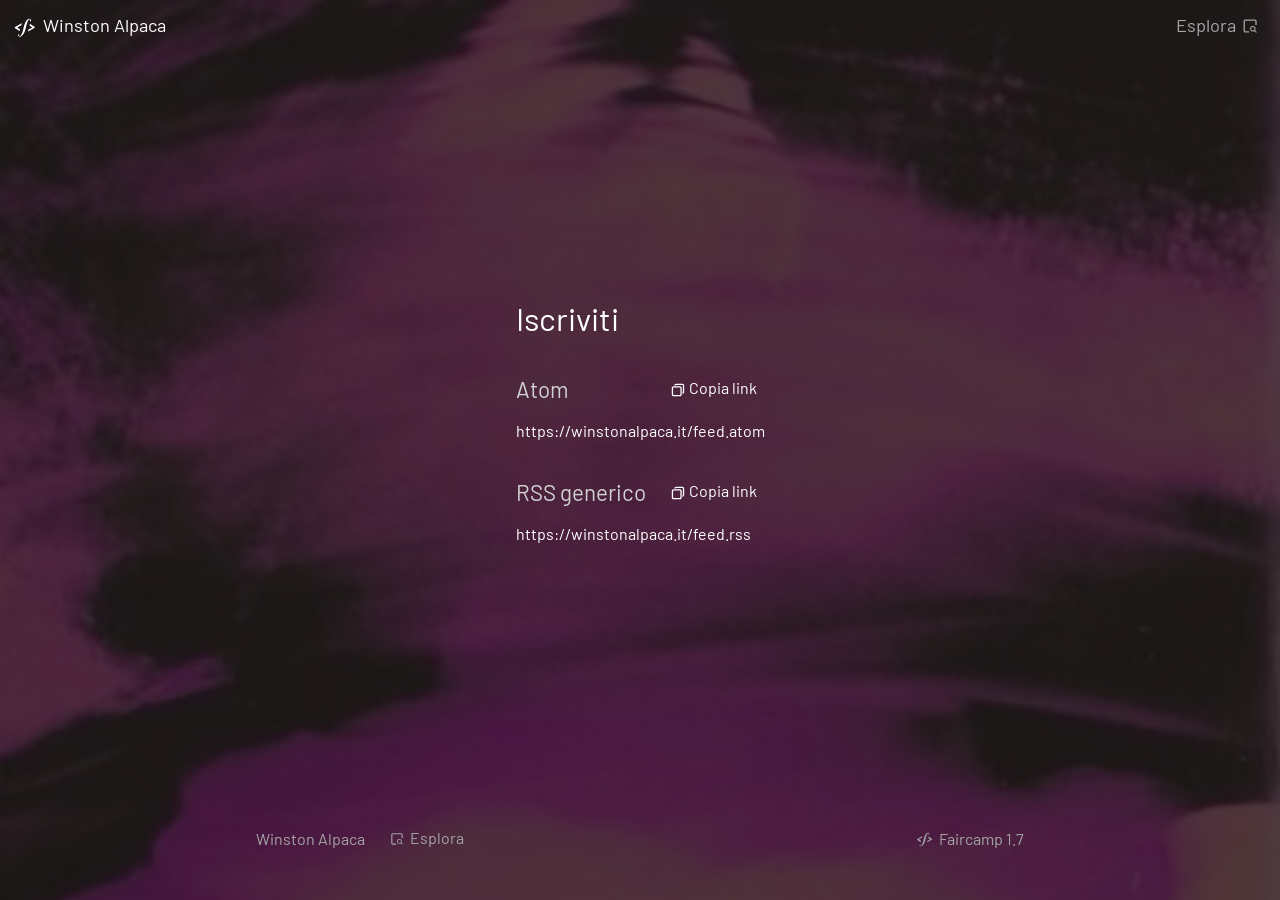
<file: iscriviti/index.html>
<!DOCTYPE html>
<html  lang="it">
    <head>
        <title>Iscriviti – Winston Alpaca</title>
        <meta charset="utf-8">
        <meta name="description" content="Iscriviti – Winston Alpaca">
        <meta name="generator" content="Faircamp 1.7.0 (0c20361)">
        <meta name="viewport" content="width=device-width, initial-scale=1">
        <link href="../theme-YTJKer2Vfao.css?rWJuB0XCpAs" rel="stylesheet">
        <link href="../site.css?xwWmIbFHB50" rel="stylesheet">
        <script defer src="../browser.js?nznN0dnkNMs"></script>
        
                <link rel="alternate" type="application/atom+xml" title="Atom" href="../feed.atom">
            

                <link rel="alternate" type="application/rss+xml" title="RSS generico" href="../feed.rss">
            
<script defer src="../clipboard.js?BY84gqnw8Qc"></script>
<meta name="robots" content="noindex, nofollow">
<link href="../favicon.svg?BNtJGwoocc0" rel="icon" type="image/svg+xml">
<link href="../favicon_light.png?V3FshsFqwds" rel="icon" type="image/png" media="(prefers-color-scheme: light)">
<link href="../favicon_dark.png?dx3G-dqDUTE" rel="icon" type="image/png"  media="(prefers-color-scheme: dark)">

<script>
  if (window.location.pathname === '/' || window.location.pathname === '/index.html') {
    window.location.href = '/home';
  }
</script>

    </head>
    <body>
        <script>document.body.classList.add('js_enabled');</script>
        <a class="skip_to_content" href="#content">Salta al contenuto principale</a>
        <div class="layout">
            <header>
                <div>
                    <a id="logo" href=".././">
                        <svg  width="1em" height="1em" version="1.1" viewBox="0 0 64 64" xmlns="http://www.w3.org/2000/svg">
    <title>Faircamp</title>
    <path d="m39.881 40.829 1.2736-3.7326c0.16935-0.49631 0.51868-0.91106 0.97898-1.1623l7.6911-4.1982c0.41894-0.22868 0.44885-0.81906 0.05516-1.0889l-5.3773-3.6858c-0.40252-0.2759-0.58586-0.77665-0.45667-1.2472l0.83396-3.0375c0.10596-0.38594 0.5597-0.55363 0.89118-0.32937l10.551 7.1384c1.1285 0.76347 1.0472 2.4511-0.14947 3.1025l-15.839 8.6228c-0.2544 0.13848-0.54634-0.10768-0.4528-0.38181zm-21.56-0.71651-10.639-7.1649c-1.1304-0.76131-1.0532-2.4495 0.14204-3.1044l16.55-9.0683c0.24626-0.13493 0.52768 0.10884 0.42925 0.37183l-1.4747 3.9402c-0.18436 0.4926-0.53964 0.90254-1.001 1.155l-8.1479 4.459c-0.41817 0.22884-0.44672 0.81879-0.0526 1.0869l5.4751 3.7252c0.40291 0.27414 0.58616 0.77467 0.45549 1.2442l-0.84196 3.0251c-0.10758 0.38652-0.56213 0.55415-0.89491 0.33004zm25.654-30.594c-3.4629 0-10.138 2.0227-15.593 24.68-4.1 17.03-7.8557 18.965-9.919 19.007-1.1051 0.0226-1.7076-1.5696-1.1711-1.9798 0.37253-0.22641 1.1535-0.80303 1.1535-1.5516 0-0.85436-0.66165-1.3217-1.521-1.3017-0.88964 0.02072-1.7065 0.98255-1.7505 2.3158 0 1.7735 1.2416 3.7938 3.7009 3.7938 4.335 0 11.759-5.0498 15.399-20.158 2.0661-8.5762 5.2058-23.614 10.028-23.614 1.5974 0 1.5175 1.4328 1.0664 1.8125-0.45106 0.37973-0.95632 0.78658-0.99971 1.5338-0.04845 0.83454 0.55753 1.8182 1.4467 1.7975 1.2133-0.02825 2.1069-0.91548 2.1069-2.3008 0-2.2179-1.6252-4.034-3.9476-4.034z"/>
</svg>

                        <span>Winston Alpaca</span>
                    </a>
                    
                </div>
                <button class="browse">
                    Esplora
                    <svg aria-hidden="true" width="1em" height="1em" version="1.1" viewBox="0 0 64 64" xmlns="http://www.w3.org/2000/svg">
    <path d="m15.521 8.9121c-3.5096 0-6.5566 2.7444-6.5566 6.2656v33.365c0 3.5212 3.0469 6.2676 6.5566 6.2676h12.959v-4.5625h-12.959c-1.2264 0-1.9922-0.81053-1.9922-1.7051v-33.365c0-0.89449 0.76579-1.7031 1.9922-1.7031h32.881c1.2263 0 1.9941 0.80858 1.9941 1.7031v13.174h4.5625v-13.174c0-3.5212-3.0469-6.2656-6.5566-6.2656h-32.881zm26.18 23.035v0.001953a9.7014 9.7014 0 0 0-9.7012 9.7012 9.7014 9.7014 0 0 0 9.7012 9.7012 9.7014 9.7014 0 0 0 5.4922-1.707l4.7168 4.7148c0.69133 0.69114 1.8128 0.69129 2.5039 0 0.69114-0.69132 0.69126-1.8127 0-2.5039l-4.7188-4.7148a9.7014 9.7014 0 0 0 1.707-5.4922 9.7014 9.7014 0 0 0-9.7012-9.7012zm0 3.5488a6.154 6.154 0 0 1 6.1543 6.1543 6.154 6.154 0 0 1-6.1543 6.1543 6.154 6.154 0 0 1-6.1543-6.1543 6.154 6.154 0 0 1 6.1543-6.1543z"/>
</svg>

                </button>
            </header>
            <main id="content">
                <div class="page">
    <div class="page_center">
        <div style="max-width: 28rem;">
            <h1>Iscriviti</h1>

            <div>
    <br><br>
    <div class="embed_split">
        <h2>
            Atom
        </h2>
        <button data-content="https://winstonalpaca.it/feed.atom" data-copy>
    <span class="icon"><svg aria-hidden="true" width="1em" height="1em" version="1.1" viewBox="0 0 64 64" xmlns="http://www.w3.org/2000/svg">
    <path d="m24.18 7.1387c-3.8714 0-7.0703 3.197-7.0703 7.0684h5.1992c0-1.0814 0.78966-1.8711 1.8711-1.8711h25.439c1.0814 0 1.8711 0.78966 1.8711 1.8711v25.441c0 1.0814-0.78966 1.8691-1.8711 1.8691v5.1992c3.8714 0 7.0684-3.197 7.0684-7.0684v-25.441c0-3.8714-3.197-7.0684-7.0684-7.0684h-25.439zm-9.9434 10.131c-3.8714 0-7.0684 3.1989-7.0684 7.0703v25.439c0 3.8714 3.197 7.0684 7.0684 7.0684h25.441c3.8714 0 7.0684-3.197 7.0684-7.0684v-25.439c0-3.8714-3.197-7.0703-7.0684-7.0703h-25.441zm0 5.1992h25.441c1.0814 0 1.8711 0.78966 1.8711 1.8711v25.439c0 1.0814-0.78966 1.8711-1.8711 1.8711h-25.441c-1.0814 0-1.8711-0.78966-1.8711-1.8711v-25.439c0-1.0814 0.78966-1.8711 1.8711-1.8711z"/>
</svg>
</span>
    <span>Copia link</span>
</button>

    </div>
    <br>
    <a href="https://winstonalpaca.it/feed.atom">
        https://winstonalpaca.it/feed.atom
    </a>
</div>

<div>
    <br><br>
    <div class="embed_split">
        <h2>
            RSS generico
        </h2>
        <button data-content="https://winstonalpaca.it/feed.rss" data-copy>
    <span class="icon"><svg aria-hidden="true" width="1em" height="1em" version="1.1" viewBox="0 0 64 64" xmlns="http://www.w3.org/2000/svg">
    <path d="m24.18 7.1387c-3.8714 0-7.0703 3.197-7.0703 7.0684h5.1992c0-1.0814 0.78966-1.8711 1.8711-1.8711h25.439c1.0814 0 1.8711 0.78966 1.8711 1.8711v25.441c0 1.0814-0.78966 1.8691-1.8711 1.8691v5.1992c3.8714 0 7.0684-3.197 7.0684-7.0684v-25.441c0-3.8714-3.197-7.0684-7.0684-7.0684h-25.439zm-9.9434 10.131c-3.8714 0-7.0684 3.1989-7.0684 7.0703v25.439c0 3.8714 3.197 7.0684 7.0684 7.0684h25.441c3.8714 0 7.0684-3.197 7.0684-7.0684v-25.439c0-3.8714-3.197-7.0703-7.0684-7.0703h-25.441zm0 5.1992h25.441c1.0814 0 1.8711 0.78966 1.8711 1.8711v25.439c0 1.0814-0.78966 1.8711-1.8711 1.8711h-25.441c-1.0814 0-1.8711-0.78966-1.8711-1.8711v-25.439c0-1.0814 0.78966-1.8711 1.8711-1.8711z"/>
</svg>
</span>
    <span>Copia link</span>
</button>

    </div>
    <br>
    <a href="https://winstonalpaca.it/feed.rss">
        https://winstonalpaca.it/feed.rss
    </a>
</div>

        </div>
    </div>
</div>

            </main>
            <footer>
                <span>
                    <a href="../">Winston Alpaca</a>
                    <button class="browse"><svg aria-hidden="true" width="1em" height="1em" version="1.1" viewBox="0 0 64 64" xmlns="http://www.w3.org/2000/svg">
    <path d="m15.521 8.9121c-3.5096 0-6.5566 2.7444-6.5566 6.2656v33.365c0 3.5212 3.0469 6.2676 6.5566 6.2676h12.959v-4.5625h-12.959c-1.2264 0-1.9922-0.81053-1.9922-1.7051v-33.365c0-0.89449 0.76579-1.7031 1.9922-1.7031h32.881c1.2263 0 1.9941 0.80858 1.9941 1.7031v13.174h4.5625v-13.174c0-3.5212-3.0469-6.2656-6.5566-6.2656h-32.881zm26.18 23.035v0.001953a9.7014 9.7014 0 0 0-9.7012 9.7012 9.7014 9.7014 0 0 0 9.7012 9.7012 9.7014 9.7014 0 0 0 5.4922-1.707l4.7168 4.7148c0.69133 0.69114 1.8128 0.69129 2.5039 0 0.69114-0.69132 0.69126-1.8127 0-2.5039l-4.7188-4.7148a9.7014 9.7014 0 0 0 1.707-5.4922 9.7014 9.7014 0 0 0-9.7012-9.7012zm0 3.5488a6.154 6.154 0 0 1 6.1543 6.1543 6.154 6.154 0 0 1-6.1543 6.1543 6.154 6.154 0 0 1-6.1543-6.1543 6.154 6.154 0 0 1 6.1543-6.1543z"/>
</svg>
 Esplora</button>
                </span>
                <a class="faircamp_signature" href="https://simonrepp.com/faircamp/" target="_blank">
    <svg aria-hidden="true" width="1em" height="1em" version="1.1" viewBox="0 0 64 64" xmlns="http://www.w3.org/2000/svg">
    
    <path d="m39.881 40.829 1.2736-3.7326c0.16935-0.49631 0.51868-0.91106 0.97898-1.1623l7.6911-4.1982c0.41894-0.22868 0.44885-0.81906 0.05516-1.0889l-5.3773-3.6858c-0.40252-0.2759-0.58586-0.77665-0.45667-1.2472l0.83396-3.0375c0.10596-0.38594 0.5597-0.55363 0.89118-0.32937l10.551 7.1384c1.1285 0.76347 1.0472 2.4511-0.14947 3.1025l-15.839 8.6228c-0.2544 0.13848-0.54634-0.10768-0.4528-0.38181zm-21.56-0.71651-10.639-7.1649c-1.1304-0.76131-1.0532-2.4495 0.14204-3.1044l16.55-9.0683c0.24626-0.13493 0.52768 0.10884 0.42925 0.37183l-1.4747 3.9402c-0.18436 0.4926-0.53964 0.90254-1.001 1.155l-8.1479 4.459c-0.41817 0.22884-0.44672 0.81879-0.0526 1.0869l5.4751 3.7252c0.40291 0.27414 0.58616 0.77467 0.45549 1.2442l-0.84196 3.0251c-0.10758 0.38652-0.56213 0.55415-0.89491 0.33004zm25.654-30.594c-3.4629 0-10.138 2.0227-15.593 24.68-4.1 17.03-7.8557 18.965-9.919 19.007-1.1051 0.0226-1.7076-1.5696-1.1711-1.9798 0.37253-0.22641 1.1535-0.80303 1.1535-1.5516 0-0.85436-0.66165-1.3217-1.521-1.3017-0.88964 0.02072-1.7065 0.98255-1.7505 2.3158 0 1.7735 1.2416 3.7938 3.7009 3.7938 4.335 0 11.759-5.0498 15.399-20.158 2.0661-8.5762 5.2058-23.614 10.028-23.614 1.5974 0 1.5175 1.4328 1.0664 1.8125-0.45106 0.37973-0.95632 0.78658-0.99971 1.5338-0.04845 0.83454 0.55753 1.8182 1.4467 1.7975 1.2133-0.02825 2.1069-0.91548 2.1069-2.3008 0-2.2179-1.6252-4.034-3.9476-4.034z"/>
</svg>

    <span>Faircamp 1.7</span>
</a>

            </footer>
        </div>
        <div id="browser" data-root-prefix="../">
            <div>
                <input autocomplete="off" placeholder="Cerca" type="search">
                <div role="status"></div>
                <div id="results"></div>
            </div>
            <button>
                <svg width="1em" height="1em" version="1.1" viewBox="0 0 64 64" xmlns="http://www.w3.org/2000/svg">
    <title>Chiudi</title>
    <path d="m16.25 9.1797-7.0703 7.0703 15.75 15.75-15.75 15.75 7.0703 7.0703 15.75-15.75 15.75 15.75 7.0703-7.0703-15.75-15.75 15.75-15.75-7.0703-7.0703-15.75 15.75z"/>
</svg>

            </button>
        </div>
        
        <aside class="js_notice">JavaScript è disabilitato – Alcune funzionalità non sono disponibili.</aside>
        
                <template id="copy_icon">
                    <svg aria-hidden="true" width="1em" height="1em" version="1.1" viewBox="0 0 64 64" xmlns="http://www.w3.org/2000/svg">
    <path d="m24.18 7.1387c-3.8714 0-7.0703 3.197-7.0703 7.0684h5.1992c0-1.0814 0.78966-1.8711 1.8711-1.8711h25.439c1.0814 0 1.8711 0.78966 1.8711 1.8711v25.441c0 1.0814-0.78966 1.8691-1.8711 1.8691v5.1992c3.8714 0 7.0684-3.197 7.0684-7.0684v-25.441c0-3.8714-3.197-7.0684-7.0684-7.0684h-25.439zm-9.9434 10.131c-3.8714 0-7.0684 3.1989-7.0684 7.0703v25.439c0 3.8714 3.197 7.0684 7.0684 7.0684h25.441c3.8714 0 7.0684-3.197 7.0684-7.0684v-25.439c0-3.8714-3.197-7.0703-7.0684-7.0703h-25.441zm0 5.1992h25.441c1.0814 0 1.8711 0.78966 1.8711 1.8711v25.439c0 1.0814-0.78966 1.8711-1.8711 1.8711h-25.441c-1.0814 0-1.8711-0.78966-1.8711-1.8711v-25.439c0-1.0814 0.78966-1.8711 1.8711-1.8711z"/>
</svg>

                </template>
                <template id="failed_icon">
                    <svg width="1em" height="1em" version="1.1" viewBox="0 0 64 64" xmlns="http://www.w3.org/2000/svg">
    <title>Fallito</title>
    <path d="m16.25 9.1797-7.0703 7.0703 15.75 15.75-15.75 15.75 7.0703 7.0703 15.75-15.75 15.75 15.75 7.0703-7.0703-15.75-15.75 15.75-15.75-7.0703-7.0703-15.75 15.75z"/>
</svg>

                </template>
                <template id="success_icon">
                    <svg width="1em" height="1em" version="1.1" viewBox="0 0 64 64" xmlns="http://www.w3.org/2000/svg">
    <title>Copiato</title>
    <path d="m53.857 9.1797-31.5 31.5-12.215-12.215-7.0703 7.0703 19.285 19.285 38.57-38.57z"/>
</svg>

                </template>
            
    </body>
</html>
</file>
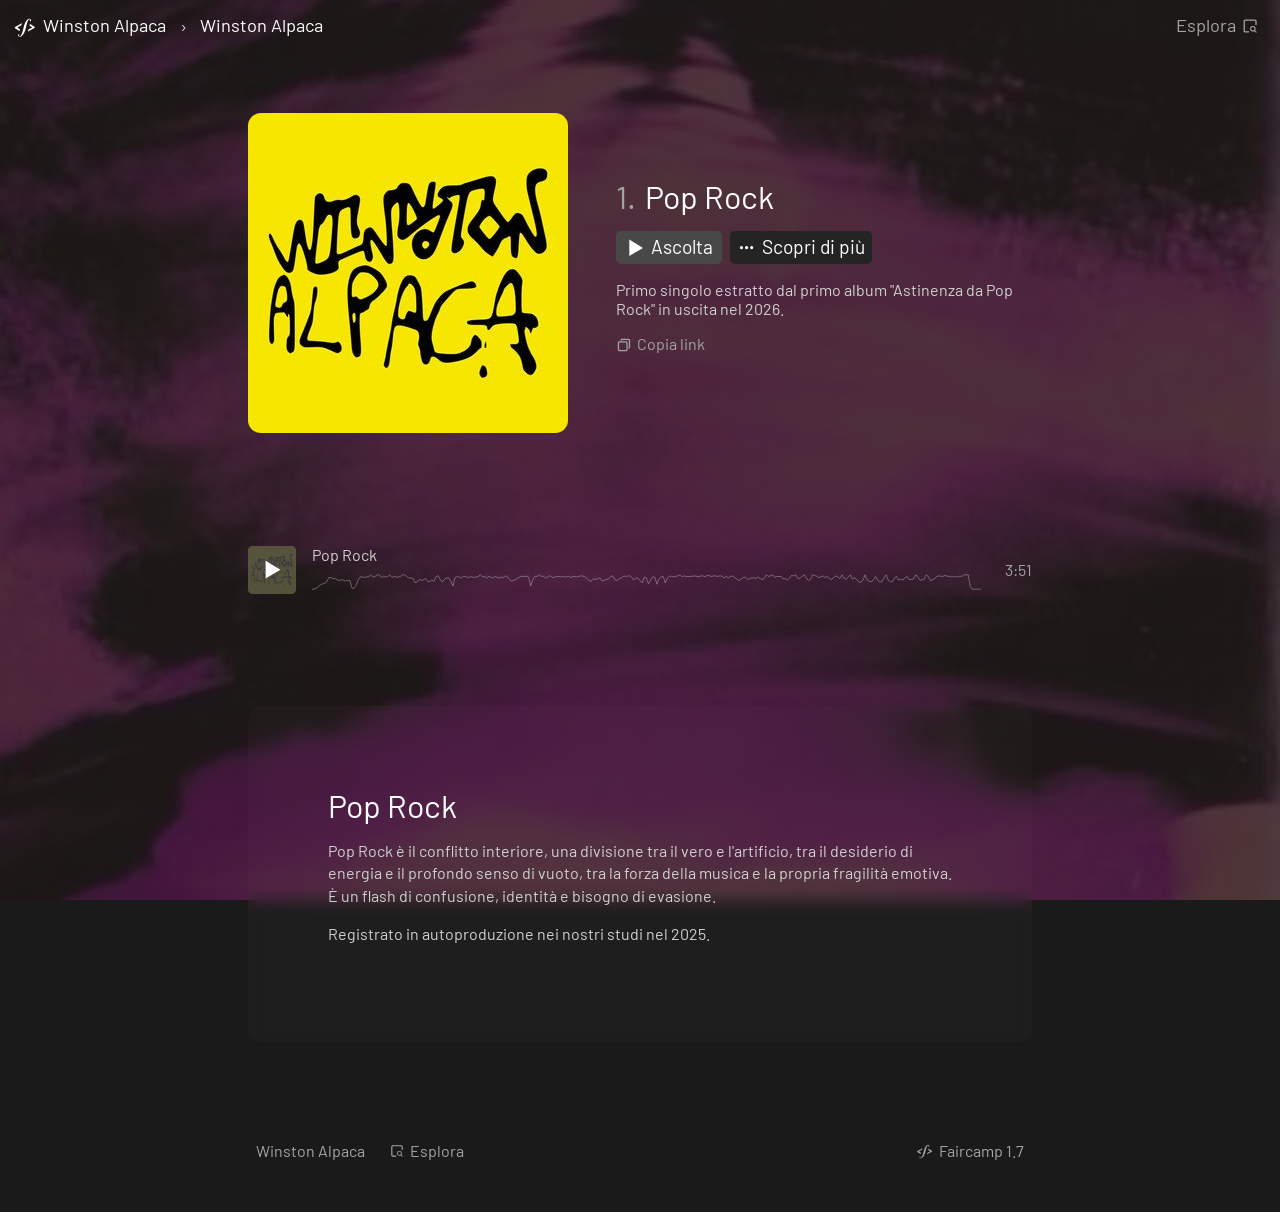
<file: home/1/index.html>
<!DOCTYPE html>
<html  lang="it">
    <head>
        <title>Pop Rock</title>
        <meta charset="utf-8">
        <meta name="description" content="Pop Rock">
        <meta name="generator" content="Faircamp 1.7.0 (0c20361)">
        <meta name="viewport" content="width=device-width, initial-scale=1">
        <link href="../../theme-YTJKer2Vfao.css?rWJuB0XCpAs" rel="stylesheet">
        <link href="../../site.css?xwWmIbFHB50" rel="stylesheet">
        <script defer src="../../browser.js?nznN0dnkNMs"></script>
        
                <link rel="alternate" type="application/atom+xml" title="Atom" href="../../feed.atom">
            

                <link rel="alternate" type="application/rss+xml" title="RSS generico" href="../../feed.rss">
            
<script defer src="../../clipboard.js?BY84gqnw8Qc"></script>
<script defer src="../../player.js?LqOi51lY-_k"></script>
<link href="../../favicon.svg?BNtJGwoocc0" rel="icon" type="image/svg+xml">
<link href="../../favicon_light.png?V3FshsFqwds" rel="icon" type="image/png" media="(prefers-color-scheme: light)">
<link href="../../favicon_dark.png?dx3G-dqDUTE" rel="icon" type="image/png"  media="(prefers-color-scheme: dark)">

<script>
  if (window.location.pathname === '/' || window.location.pathname === '/index.html') {
    window.location.href = '/home';
  }
</script>

    </head>
    <body>
        <script>document.body.classList.add('js_enabled');</script>
        <a class="skip_to_content" href="#content">Salta al contenuto principale</a>
        <div class="layout">
            <header>
                <div>
                    <a id="logo" href="../.././">
                        <svg  width="1em" height="1em" version="1.1" viewBox="0 0 64 64" xmlns="http://www.w3.org/2000/svg">
    <title>Faircamp</title>
    <path d="m39.881 40.829 1.2736-3.7326c0.16935-0.49631 0.51868-0.91106 0.97898-1.1623l7.6911-4.1982c0.41894-0.22868 0.44885-0.81906 0.05516-1.0889l-5.3773-3.6858c-0.40252-0.2759-0.58586-0.77665-0.45667-1.2472l0.83396-3.0375c0.10596-0.38594 0.5597-0.55363 0.89118-0.32937l10.551 7.1384c1.1285 0.76347 1.0472 2.4511-0.14947 3.1025l-15.839 8.6228c-0.2544 0.13848-0.54634-0.10768-0.4528-0.38181zm-21.56-0.71651-10.639-7.1649c-1.1304-0.76131-1.0532-2.4495 0.14204-3.1044l16.55-9.0683c0.24626-0.13493 0.52768 0.10884 0.42925 0.37183l-1.4747 3.9402c-0.18436 0.4926-0.53964 0.90254-1.001 1.155l-8.1479 4.459c-0.41817 0.22884-0.44672 0.81879-0.0526 1.0869l5.4751 3.7252c0.40291 0.27414 0.58616 0.77467 0.45549 1.2442l-0.84196 3.0251c-0.10758 0.38652-0.56213 0.55415-0.89491 0.33004zm25.654-30.594c-3.4629 0-10.138 2.0227-15.593 24.68-4.1 17.03-7.8557 18.965-9.919 19.007-1.1051 0.0226-1.7076-1.5696-1.1711-1.9798 0.37253-0.22641 1.1535-0.80303 1.1535-1.5516 0-0.85436-0.66165-1.3217-1.521-1.3017-0.88964 0.02072-1.7065 0.98255-1.7505 2.3158 0 1.7735 1.2416 3.7938 3.7009 3.7938 4.335 0 11.759-5.0498 15.399-20.158 2.0661-8.5762 5.2058-23.614 10.028-23.614 1.5974 0 1.5175 1.4328 1.0664 1.8125-0.45106 0.37973-0.95632 0.78658-0.99971 1.5338-0.04845 0.83454 0.55753 1.8182 1.4467 1.7975 1.2133-0.02825 2.1069-0.91548 2.1069-2.3008 0-2.2179-1.6252-4.034-3.9476-4.034z"/>
</svg>

                        <span>Winston Alpaca</span>
                    </a>
                     <span>›</span> <a href="../">Winston Alpaca</a>
                </div>
                <button class="browse">
                    Esplora
                    <svg aria-hidden="true" width="1em" height="1em" version="1.1" viewBox="0 0 64 64" xmlns="http://www.w3.org/2000/svg">
    <path d="m15.521 8.9121c-3.5096 0-6.5566 2.7444-6.5566 6.2656v33.365c0 3.5212 3.0469 6.2676 6.5566 6.2676h12.959v-4.5625h-12.959c-1.2264 0-1.9922-0.81053-1.9922-1.7051v-33.365c0-0.89449 0.76579-1.7031 1.9922-1.7031h32.881c1.2263 0 1.9941 0.80858 1.9941 1.7031v13.174h4.5625v-13.174c0-3.5212-3.0469-6.2656-6.5566-6.2656h-32.881zm26.18 23.035v0.001953a9.7014 9.7014 0 0 0-9.7012 9.7012 9.7014 9.7014 0 0 0 9.7012 9.7012 9.7014 9.7014 0 0 0 5.4922-1.707l4.7168 4.7148c0.69133 0.69114 1.8128 0.69129 2.5039 0 0.69114-0.69132 0.69126-1.8127 0-2.5039l-4.7188-4.7148a9.7014 9.7014 0 0 0 1.707-5.4922 9.7014 9.7014 0 0 0-9.7012-9.7012zm0 3.5488a6.154 6.154 0 0 1 6.1543 6.1543 6.154 6.154 0 0 1-6.1543 6.1543 6.154 6.154 0 0 1-6.1543-6.1543 6.154 6.154 0 0 1 6.1543-6.1543z"/>
</svg>

                </button>
            </header>
            <main id="content">
                <div class="page">
    <div class="page_split">
        <div class="cover"><a class="image" href="cover_480.jpg?qMF4hsoYz2Q" target="_blank">
    <img
        alt="Yellow Winston Alpaca Logo"
        sizes="(min-width: 20rem) 20rem, calc(100vw - 2rem)"
        src="cover_480.jpg?qMF4hsoYz2Q"
        srcset="cover_160.jpg?qMF4hsoYz2Q 160w,cover_320.jpg?qMF4hsoYz2Q 320w,cover_480.jpg?qMF4hsoYz2Q 480w">
</a>

<dialog id="overlay">
    <form method="dialog">
        <button aria-label="Chiudi"></button>
    </form>
    <img
        alt="Yellow Winston Alpaca Logo"
        height="1280"
        loading="lazy"
        sizes="calc(100vmin - 4rem)"
        src="cover_1280.jpg?qMF4hsoYz2Q"
        srcset="cover_160.jpg?qMF4hsoYz2Q 160w,cover_320.jpg?qMF4hsoYz2Q 320w,cover_480.jpg?qMF4hsoYz2Q 480w,cover_800.jpg?qMF4hsoYz2Q 800w,cover_1280.jpg?qMF4hsoYz2Q 1280w"
        width="1280">
</dialog>
<script>
    const overlay = document.querySelector('dialog#overlay');
    const thumbnailButton = document.querySelector('a.image');

    overlay.addEventListener('click', () => {
        overlay.close();
    });

    thumbnailButton.addEventListener('click', event => {
        overlay.showModal();
        event.preventDefault();
    });
</script>

</div>
        <div class="abstract">
            <h1>
                <span class="number">1.</span>
                Pop Rock
                <!-- TODO: Unlisted badge -->
            </h1>
            <div class="release_artists"></div>
            <div class="actions primary">
    <button class="emphasized listen">
    <span class="icon"><svg width="1em" height="1em" version="1.1" viewBox="0 0 64 64" xmlns="http://www.w3.org/2000/svg">
    <title>Riproduci</title>
    <path d="m11.116 59.677 45.476-26.453-45.544-28.093z"/>
</svg>
</span>
    <span class="label">Ascolta</span>
</button>
<a class="more" href="#more">
    <svg  width="1em" height="1em" version="1.1" viewBox="0 0 64 64" xmlns="http://www.w3.org/2000/svg">
    <title>Scopri di più</title>
    <path d="m14.951 26.651a5.351 5.351 0 0 0-5.3498 5.3512 5.351 5.351 0 0 0 5.3498 5.3512 5.351 5.351 0 0 0 5.3512-5.3512 5.351 5.351 0 0 0-5.3512-5.3512zm17.049 0a5.351 5.351 0 0 0-5.3512 5.3512 5.351 5.351 0 0 0 5.3512 5.3512 5.351 5.351 0 0 0 5.3512-5.3512 5.351 5.351 0 0 0-5.3512-5.3512zm17.049 0a5.351 5.351 0 0 0-5.3512 5.3512 5.351 5.351 0 0 0 5.3512 5.3512 5.351 5.351 0 0 0 5.3512-5.3512 5.351 5.351 0 0 0-5.3512-5.3512z"/>
</svg>
 Scopri di più
</a>

</div>

            <div style="margin-bottom: 1rem; margin-top: 1rem;">
    Primo singolo estratto dal primo album "Astinenza da Pop Rock" in uscita nel 2026.
</div>

            <div class="actions">
    <button data-content="https://winstonalpaca.it/home/1/" data-copy>
    <span class="icon"><svg aria-hidden="true" width="1em" height="1em" version="1.1" viewBox="0 0 64 64" xmlns="http://www.w3.org/2000/svg">
    <path d="m24.18 7.1387c-3.8714 0-7.0703 3.197-7.0703 7.0684h5.1992c0-1.0814 0.78966-1.8711 1.8711-1.8711h25.439c1.0814 0 1.8711 0.78966 1.8711 1.8711v25.441c0 1.0814-0.78966 1.8691-1.8711 1.8691v5.1992c3.8714 0 7.0684-3.197 7.0684-7.0684v-25.441c0-3.8714-3.197-7.0684-7.0684-7.0684h-25.439zm-9.9434 10.131c-3.8714 0-7.0684 3.1989-7.0684 7.0703v25.439c0 3.8714 3.197 7.0684 7.0684 7.0684h25.441c3.8714 0 7.0684-3.197 7.0684-7.0684v-25.439c0-3.8714-3.197-7.0703-7.0684-7.0703h-25.441zm0 5.1992h25.441c1.0814 0 1.8711 0.78966 1.8711 1.8711v25.439c0 1.0814-0.78966 1.8711-1.8711 1.8711h-25.441c-1.0814 0-1.8711-0.78966-1.8711-1.8711v-25.439c0-1.0814 0.78966-1.8711 1.8711-1.8711z"/>
</svg>
</span>
    <span>Copia link</span>
</button>

</div>

        </div>
    </div>
</div>
<div class="page">
    <div class="page_center">
        <div class=" tracks" data-longest-duration="231.54095" >
            <div class="track" data-duration="231.54095">
    <button class="track_playback" tabindex="-1">
        <span class="icon">
            <svg width="1em" height="1em" version="1.1" viewBox="0 0 64 64" xmlns="http://www.w3.org/2000/svg">
    <title>Riproduci</title>
    <path d="m11.116 59.677 45.476-26.453-45.544-28.093z"/>
</svg>

        </span>
        <img aria-hidden="true" src="cover_160.jpg?qMF4hsoYz2Q">
    </button>
    <div>
        <div>
            <span class="title" href="1/">Pop Rock</span>
        </div>
        <div class="waveform">
    <svg data-peaks="[base64]">
    <path class="seek"/>
    <path class="playback"/>
    <path class="base"/>
</svg>

    <input aria-label="Posizione di riproduzione" aria-valuetext="" autocomplete="off" max="231.54095" min="0" step="any" type="range" value="0">
    <div class="decoration"></div>
</div>

        <audio controls preload="none">
            <source src="opus-96/JxE3y5fNdFU/01%20Pop%20Rock.opus" type="audio/ogg; codecs=opus">
<source src="mp3-v5/WKVti4-A3f8/01%20Pop%20Rock.mp3" type="audio/mpeg">
        </audio>
    </div>
    </span>
    <div>
        <span class="time">3:51</span>
    </div>
</div>

        </div>
    </div>
</div>
<a class="scroll_target" id="more"></a>
<div class="page">
    <div class="page_center">
        <div class="page_more">
            <div class="release_info">
                <h1>Pop Rock</h1>
                <div class="release_artists"></div>
            </div>
            <div class="text"><p>Pop Rock è il conflitto interiore, una divisione tra il vero e l'artificio, tra
il desiderio di energia e il profondo senso di vuoto, tra la forza della musica
e la propria fragilità emotiva. È un flash di confusione, identità e bisogno di
evasione.</p>
<p>Registrato in autoproduzione nei nostri studi nel 2025.</p>
</div>
        </div>
    </div>
</div>

<div class="docked_player">
    <div class="timeline">
        <input aria-label="Posizione di riproduzione" aria-valuetext="" autocomplete="off" max="" min="0" step="any" type="range" value="0">
        <div class="base"></div>
        <div class="progress" style="width: 0%;"></div>
    </div>
    <div class="elements">
        <button class="playback">
            <svg width="1em" height="1em" version="1.1" viewBox="0 0 64 64" xmlns="http://www.w3.org/2000/svg">
    <title>Riproduci</title>
    <path d="m11.116 59.677 45.476-26.453-45.544-28.093z"/>
</svg>

        </button>
        
        <div class="volume">
    <button>
        <svg width="1em" height="1em" version="1.1" viewBox="0 0 64 64" xmlns="http://www.w3.org/2000/svg">
    <title></title>
    <path class="knob" d="m36.252 13.334v16.561h-8.4648v-16.549a19.159 19.159 0 0 0-14.945 18.654 19.159 19.159 0 0 0 19.158 19.158 19.159 19.159 0 0 0 19.158-19.158 19.159 19.159 0 0 0-14.906-18.666z"/>
    <path class="active_range"/>
    <path class="inactive_range"/>
    <path class="strike_out" d="m32 12.601c-4.9983 0-9.9971 1.9066-13.811 5.7201-7.6271 7.6272-7.6271 19.994 0 27.621 7.6272 7.6271 19.994 7.6271 27.621 0 7.6271-7.6272 7.6271-19.994 0-27.621-3.8136-3.8135-8.8124-5.7201-13.811-5.7201zm0 6.5897c2.0475 0.0115 4.0624 0.51347 5.876 1.4639l-17.227 17.227c-0.95039-1.8136-1.4524-3.8285-1.4639-5.876-4.19e-4 -7.0776 5.7372-12.815 12.815-12.815zm11.353 6.9445c0.94888 1.8121 1.4502 3.8249 1.462 5.8704 4.19e-4 7.0776-5.7372 12.815-12.815 12.815-2.0454-0.011821-4.0583-0.51312-5.8704-1.462zm-22.165 12.74 0.0056 0.0056-0.0019 0.0019z"/>
</svg>

    </button>
    <span class="slider">
        <input aria-label="Volume" aria-valuetext="" autocomplete="off" max="1" min="0" step="any" type="range" value="1">
        <svg width="3em" height=".75em" version="1.1" viewBox="0 0 600 150" xmlns="http://www.w3.org/2000/svg">
            <defs>
                <linearGradient id="gradient_level">
                    <stop offset="0.999"></stop>
                    <stop offset="1"></stop>
                </linearGradient>
                <linearGradient id="gradient_level_decrease">
                    <stop offset="0"></stop>
                    <stop offset="0.0001"></stop>
                </linearGradient>
                <linearGradient id="gradient_level_increase">
                    <stop offset="0"></stop>
                    <stop offset="0.0001"></stop>
                </linearGradient>
            </defs>
            <path class="base" d="M0,140H600V10Z"/>
            <path class="level_increase" d="M0,150H600V10Z" fill="url(#gradient_level_increase)"/>
            <path d="M0,150H600V10Z" fill="url(#gradient_level)"/>
            <path class="level_decrease" d="M0,150H600V10Z" fill="url(#gradient_level_decrease)"/>
        </svg>
    </span>
</div>

        <span class="track_info">
            <span class="title_wrapper"></span>
        </span>
        <span class="time">
            <span class="current"></span>
            <span>/</span>
            <span class="total"></span>
        </span>
    </div>
</div>
<div aria-label="" class="docked_player_status" role="status"></div>

            </main>
            <footer>
                <span>
                    <a href="../../">Winston Alpaca</a>
                    <button class="browse"><svg aria-hidden="true" width="1em" height="1em" version="1.1" viewBox="0 0 64 64" xmlns="http://www.w3.org/2000/svg">
    <path d="m15.521 8.9121c-3.5096 0-6.5566 2.7444-6.5566 6.2656v33.365c0 3.5212 3.0469 6.2676 6.5566 6.2676h12.959v-4.5625h-12.959c-1.2264 0-1.9922-0.81053-1.9922-1.7051v-33.365c0-0.89449 0.76579-1.7031 1.9922-1.7031h32.881c1.2263 0 1.9941 0.80858 1.9941 1.7031v13.174h4.5625v-13.174c0-3.5212-3.0469-6.2656-6.5566-6.2656h-32.881zm26.18 23.035v0.001953a9.7014 9.7014 0 0 0-9.7012 9.7012 9.7014 9.7014 0 0 0 9.7012 9.7012 9.7014 9.7014 0 0 0 5.4922-1.707l4.7168 4.7148c0.69133 0.69114 1.8128 0.69129 2.5039 0 0.69114-0.69132 0.69126-1.8127 0-2.5039l-4.7188-4.7148a9.7014 9.7014 0 0 0 1.707-5.4922 9.7014 9.7014 0 0 0-9.7012-9.7012zm0 3.5488a6.154 6.154 0 0 1 6.1543 6.1543 6.154 6.154 0 0 1-6.1543 6.1543 6.154 6.154 0 0 1-6.1543-6.1543 6.154 6.154 0 0 1 6.1543-6.1543z"/>
</svg>
 Esplora</button>
                </span>
                <a class="faircamp_signature" href="https://simonrepp.com/faircamp/" target="_blank">
    <svg aria-hidden="true" width="1em" height="1em" version="1.1" viewBox="0 0 64 64" xmlns="http://www.w3.org/2000/svg">
    
    <path d="m39.881 40.829 1.2736-3.7326c0.16935-0.49631 0.51868-0.91106 0.97898-1.1623l7.6911-4.1982c0.41894-0.22868 0.44885-0.81906 0.05516-1.0889l-5.3773-3.6858c-0.40252-0.2759-0.58586-0.77665-0.45667-1.2472l0.83396-3.0375c0.10596-0.38594 0.5597-0.55363 0.89118-0.32937l10.551 7.1384c1.1285 0.76347 1.0472 2.4511-0.14947 3.1025l-15.839 8.6228c-0.2544 0.13848-0.54634-0.10768-0.4528-0.38181zm-21.56-0.71651-10.639-7.1649c-1.1304-0.76131-1.0532-2.4495 0.14204-3.1044l16.55-9.0683c0.24626-0.13493 0.52768 0.10884 0.42925 0.37183l-1.4747 3.9402c-0.18436 0.4926-0.53964 0.90254-1.001 1.155l-8.1479 4.459c-0.41817 0.22884-0.44672 0.81879-0.0526 1.0869l5.4751 3.7252c0.40291 0.27414 0.58616 0.77467 0.45549 1.2442l-0.84196 3.0251c-0.10758 0.38652-0.56213 0.55415-0.89491 0.33004zm25.654-30.594c-3.4629 0-10.138 2.0227-15.593 24.68-4.1 17.03-7.8557 18.965-9.919 19.007-1.1051 0.0226-1.7076-1.5696-1.1711-1.9798 0.37253-0.22641 1.1535-0.80303 1.1535-1.5516 0-0.85436-0.66165-1.3217-1.521-1.3017-0.88964 0.02072-1.7065 0.98255-1.7505 2.3158 0 1.7735 1.2416 3.7938 3.7009 3.7938 4.335 0 11.759-5.0498 15.399-20.158 2.0661-8.5762 5.2058-23.614 10.028-23.614 1.5974 0 1.5175 1.4328 1.0664 1.8125-0.45106 0.37973-0.95632 0.78658-0.99971 1.5338-0.04845 0.83454 0.55753 1.8182 1.4467 1.7975 1.2133-0.02825 2.1069-0.91548 2.1069-2.3008 0-2.2179-1.6252-4.034-3.9476-4.034z"/>
</svg>

    <span>Faircamp 1.7</span>
</a>

            </footer>
        </div>
        <div id="browser" data-root-prefix="../../">
            <div>
                <input autocomplete="off" placeholder="Cerca" type="search">
                <div role="status"></div>
                <div id="results"></div>
            </div>
            <button>
                <svg width="1em" height="1em" version="1.1" viewBox="0 0 64 64" xmlns="http://www.w3.org/2000/svg">
    <title>Chiudi</title>
    <path d="m16.25 9.1797-7.0703 7.0703 15.75 15.75-15.75 15.75 7.0703 7.0703 15.75-15.75 15.75 15.75 7.0703-7.0703-15.75-15.75 15.75-15.75-7.0703-7.0703-15.75 15.75z"/>
</svg>

            </button>
        </div>
        
        <aside class="js_notice">JavaScript è disabilitato – Alcune funzionalità non sono disponibili.</aside>
        
                <template id="copy_icon">
                    <svg aria-hidden="true" width="1em" height="1em" version="1.1" viewBox="0 0 64 64" xmlns="http://www.w3.org/2000/svg">
    <path d="m24.18 7.1387c-3.8714 0-7.0703 3.197-7.0703 7.0684h5.1992c0-1.0814 0.78966-1.8711 1.8711-1.8711h25.439c1.0814 0 1.8711 0.78966 1.8711 1.8711v25.441c0 1.0814-0.78966 1.8691-1.8711 1.8691v5.1992c3.8714 0 7.0684-3.197 7.0684-7.0684v-25.441c0-3.8714-3.197-7.0684-7.0684-7.0684h-25.439zm-9.9434 10.131c-3.8714 0-7.0684 3.1989-7.0684 7.0703v25.439c0 3.8714 3.197 7.0684 7.0684 7.0684h25.441c3.8714 0 7.0684-3.197 7.0684-7.0684v-25.439c0-3.8714-3.197-7.0703-7.0684-7.0703h-25.441zm0 5.1992h25.441c1.0814 0 1.8711 0.78966 1.8711 1.8711v25.439c0 1.0814-0.78966 1.8711-1.8711 1.8711h-25.441c-1.0814 0-1.8711-0.78966-1.8711-1.8711v-25.439c0-1.0814 0.78966-1.8711 1.8711-1.8711z"/>
</svg>

                </template>
                <template id="failed_icon">
                    <svg width="1em" height="1em" version="1.1" viewBox="0 0 64 64" xmlns="http://www.w3.org/2000/svg">
    <title>Fallito</title>
    <path d="m16.25 9.1797-7.0703 7.0703 15.75 15.75-15.75 15.75 7.0703 7.0703 15.75-15.75 15.75 15.75 7.0703-7.0703-15.75-15.75 15.75-15.75-7.0703-7.0703-15.75 15.75z"/>
</svg>

                </template>
                <template id="success_icon">
                    <svg width="1em" height="1em" version="1.1" viewBox="0 0 64 64" xmlns="http://www.w3.org/2000/svg">
    <title>Copiato</title>
    <path d="m53.857 9.1797-31.5 31.5-12.215-12.215-7.0703 7.0703 19.285 19.285 38.57-38.57z"/>
</svg>

                </template>
            <template id="pause_icon">
    <svg width="1em" height="1em" version="1.1" viewBox="0 0 64 64" xmlns="http://www.w3.org/2000/svg">
    <title>Pausa</title>
    <path d="m36.915 56.995v-49.985h15.592v49.985zm-25.421 0v-49.985h15.592v49.985z"/>
</svg>

</template>
<template id="play_icon">
    <svg width="1em" height="1em" version="1.1" viewBox="0 0 64 64" xmlns="http://www.w3.org/2000/svg">
    <title>Riproduci</title>
    <path d="m11.116 59.677 45.476-26.453-45.544-28.093z"/>
</svg>

</template>
<template id="loading_icon">
    <svg width="1em" height="1em" version="1.1" viewBox="0 0 64 64" xmlns="http://www.w3.org/2000/svg">
    <title>Caricamento</title>
    <path class="loading_left" d="m11.494 56.995v-49.985h15.592v49.985z"/>
    <path class="loading_right" d="m36.915 56.995v-49.985h15.592v49.985z"/>
</svg>

</template>

    </body>
</html>
</file>
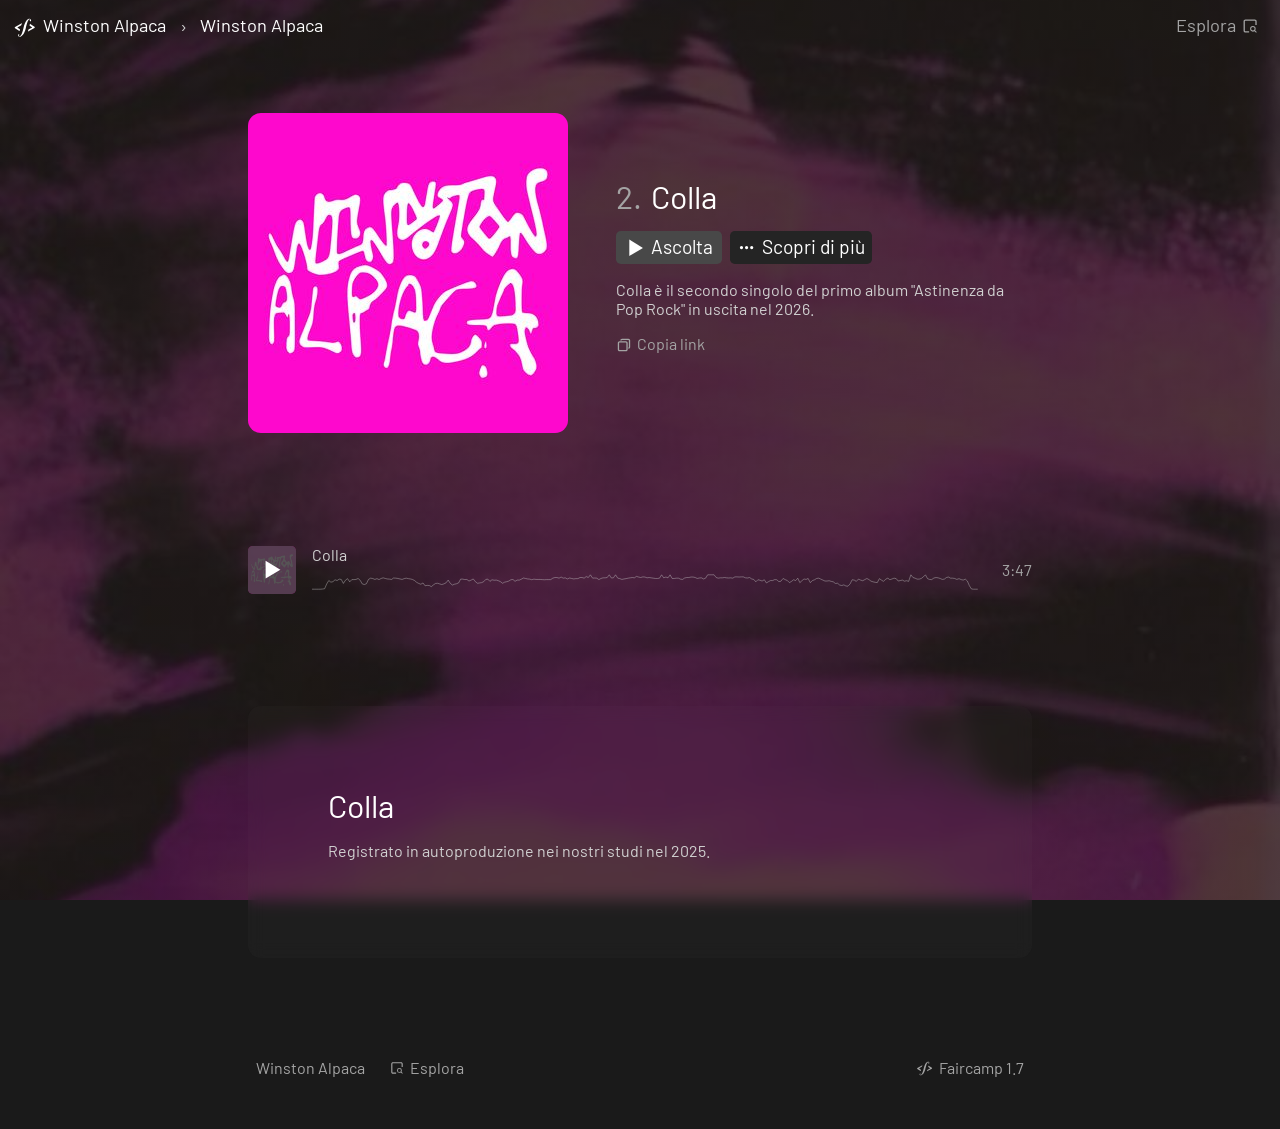
<file: home/2/index.html>
<!DOCTYPE html>
<html  lang="it">
    <head>
        <title>Colla</title>
        <meta charset="utf-8">
        <meta name="description" content="Colla">
        <meta name="generator" content="Faircamp 1.7.0 (0c20361)">
        <meta name="viewport" content="width=device-width, initial-scale=1">
        <link href="../../theme-YTJKer2Vfao.css?rWJuB0XCpAs" rel="stylesheet">
        <link href="../../site.css?xwWmIbFHB50" rel="stylesheet">
        <script defer src="../../browser.js?nznN0dnkNMs"></script>
        
                <link rel="alternate" type="application/atom+xml" title="Atom" href="../../feed.atom">
            

                <link rel="alternate" type="application/rss+xml" title="RSS generico" href="../../feed.rss">
            
<script defer src="../../clipboard.js?BY84gqnw8Qc"></script>
<script defer src="../../player.js?LqOi51lY-_k"></script>
<link href="../../favicon.svg?BNtJGwoocc0" rel="icon" type="image/svg+xml">
<link href="../../favicon_light.png?V3FshsFqwds" rel="icon" type="image/png" media="(prefers-color-scheme: light)">
<link href="../../favicon_dark.png?dx3G-dqDUTE" rel="icon" type="image/png"  media="(prefers-color-scheme: dark)">

<script>
  if (window.location.pathname === '/' || window.location.pathname === '/index.html') {
    window.location.href = '/home';
  }
</script>

    </head>
    <body>
        <script>document.body.classList.add('js_enabled');</script>
        <a class="skip_to_content" href="#content">Salta al contenuto principale</a>
        <div class="layout">
            <header>
                <div>
                    <a id="logo" href="../.././">
                        <svg  width="1em" height="1em" version="1.1" viewBox="0 0 64 64" xmlns="http://www.w3.org/2000/svg">
    <title>Faircamp</title>
    <path d="m39.881 40.829 1.2736-3.7326c0.16935-0.49631 0.51868-0.91106 0.97898-1.1623l7.6911-4.1982c0.41894-0.22868 0.44885-0.81906 0.05516-1.0889l-5.3773-3.6858c-0.40252-0.2759-0.58586-0.77665-0.45667-1.2472l0.83396-3.0375c0.10596-0.38594 0.5597-0.55363 0.89118-0.32937l10.551 7.1384c1.1285 0.76347 1.0472 2.4511-0.14947 3.1025l-15.839 8.6228c-0.2544 0.13848-0.54634-0.10768-0.4528-0.38181zm-21.56-0.71651-10.639-7.1649c-1.1304-0.76131-1.0532-2.4495 0.14204-3.1044l16.55-9.0683c0.24626-0.13493 0.52768 0.10884 0.42925 0.37183l-1.4747 3.9402c-0.18436 0.4926-0.53964 0.90254-1.001 1.155l-8.1479 4.459c-0.41817 0.22884-0.44672 0.81879-0.0526 1.0869l5.4751 3.7252c0.40291 0.27414 0.58616 0.77467 0.45549 1.2442l-0.84196 3.0251c-0.10758 0.38652-0.56213 0.55415-0.89491 0.33004zm25.654-30.594c-3.4629 0-10.138 2.0227-15.593 24.68-4.1 17.03-7.8557 18.965-9.919 19.007-1.1051 0.0226-1.7076-1.5696-1.1711-1.9798 0.37253-0.22641 1.1535-0.80303 1.1535-1.5516 0-0.85436-0.66165-1.3217-1.521-1.3017-0.88964 0.02072-1.7065 0.98255-1.7505 2.3158 0 1.7735 1.2416 3.7938 3.7009 3.7938 4.335 0 11.759-5.0498 15.399-20.158 2.0661-8.5762 5.2058-23.614 10.028-23.614 1.5974 0 1.5175 1.4328 1.0664 1.8125-0.45106 0.37973-0.95632 0.78658-0.99971 1.5338-0.04845 0.83454 0.55753 1.8182 1.4467 1.7975 1.2133-0.02825 2.1069-0.91548 2.1069-2.3008 0-2.2179-1.6252-4.034-3.9476-4.034z"/>
</svg>

                        <span>Winston Alpaca</span>
                    </a>
                     <span>›</span> <a href="../">Winston Alpaca</a>
                </div>
                <button class="browse">
                    Esplora
                    <svg aria-hidden="true" width="1em" height="1em" version="1.1" viewBox="0 0 64 64" xmlns="http://www.w3.org/2000/svg">
    <path d="m15.521 8.9121c-3.5096 0-6.5566 2.7444-6.5566 6.2656v33.365c0 3.5212 3.0469 6.2676 6.5566 6.2676h12.959v-4.5625h-12.959c-1.2264 0-1.9922-0.81053-1.9922-1.7051v-33.365c0-0.89449 0.76579-1.7031 1.9922-1.7031h32.881c1.2263 0 1.9941 0.80858 1.9941 1.7031v13.174h4.5625v-13.174c0-3.5212-3.0469-6.2656-6.5566-6.2656h-32.881zm26.18 23.035v0.001953a9.7014 9.7014 0 0 0-9.7012 9.7012 9.7014 9.7014 0 0 0 9.7012 9.7012 9.7014 9.7014 0 0 0 5.4922-1.707l4.7168 4.7148c0.69133 0.69114 1.8128 0.69129 2.5039 0 0.69114-0.69132 0.69126-1.8127 0-2.5039l-4.7188-4.7148a9.7014 9.7014 0 0 0 1.707-5.4922 9.7014 9.7014 0 0 0-9.7012-9.7012zm0 3.5488a6.154 6.154 0 0 1 6.1543 6.1543 6.154 6.154 0 0 1-6.1543 6.1543 6.154 6.154 0 0 1-6.1543-6.1543 6.154 6.154 0 0 1 6.1543-6.1543z"/>
</svg>

                </button>
            </header>
            <main id="content">
                <div class="page">
    <div class="page_split">
        <div class="cover"><a class="image" href="cover_480.jpg?ajC2RPg_FY0" target="_blank">
    <img
        alt="Fuxia Winston Alpaca Logo"
        sizes="(min-width: 20rem) 20rem, calc(100vw - 2rem)"
        src="cover_480.jpg?ajC2RPg_FY0"
        srcset="cover_160.jpg?ajC2RPg_FY0 160w,cover_320.jpg?ajC2RPg_FY0 320w,cover_480.jpg?ajC2RPg_FY0 480w">
</a>

<dialog id="overlay">
    <form method="dialog">
        <button aria-label="Chiudi"></button>
    </form>
    <img
        alt="Fuxia Winston Alpaca Logo"
        height="1280"
        loading="lazy"
        sizes="calc(100vmin - 4rem)"
        src="cover_1280.jpg?ajC2RPg_FY0"
        srcset="cover_160.jpg?ajC2RPg_FY0 160w,cover_320.jpg?ajC2RPg_FY0 320w,cover_480.jpg?ajC2RPg_FY0 480w,cover_800.jpg?ajC2RPg_FY0 800w,cover_1280.jpg?ajC2RPg_FY0 1280w"
        width="1280">
</dialog>
<script>
    const overlay = document.querySelector('dialog#overlay');
    const thumbnailButton = document.querySelector('a.image');

    overlay.addEventListener('click', () => {
        overlay.close();
    });

    thumbnailButton.addEventListener('click', event => {
        overlay.showModal();
        event.preventDefault();
    });
</script>

</div>
        <div class="abstract">
            <h1>
                <span class="number">2.</span>
                Colla
                <!-- TODO: Unlisted badge -->
            </h1>
            <div class="release_artists"></div>
            <div class="actions primary">
    <button class="emphasized listen">
    <span class="icon"><svg width="1em" height="1em" version="1.1" viewBox="0 0 64 64" xmlns="http://www.w3.org/2000/svg">
    <title>Riproduci</title>
    <path d="m11.116 59.677 45.476-26.453-45.544-28.093z"/>
</svg>
</span>
    <span class="label">Ascolta</span>
</button>
<a class="more" href="#more">
    <svg  width="1em" height="1em" version="1.1" viewBox="0 0 64 64" xmlns="http://www.w3.org/2000/svg">
    <title>Scopri di più</title>
    <path d="m14.951 26.651a5.351 5.351 0 0 0-5.3498 5.3512 5.351 5.351 0 0 0 5.3498 5.3512 5.351 5.351 0 0 0 5.3512-5.3512 5.351 5.351 0 0 0-5.3512-5.3512zm17.049 0a5.351 5.351 0 0 0-5.3512 5.3512 5.351 5.351 0 0 0 5.3512 5.3512 5.351 5.351 0 0 0 5.3512-5.3512 5.351 5.351 0 0 0-5.3512-5.3512zm17.049 0a5.351 5.351 0 0 0-5.3512 5.3512 5.351 5.351 0 0 0 5.3512 5.3512 5.351 5.351 0 0 0 5.3512-5.3512 5.351 5.351 0 0 0-5.3512-5.3512z"/>
</svg>
 Scopri di più
</a>

</div>

            <div style="margin-bottom: 1rem; margin-top: 1rem;">
    Colla è il secondo singolo del primo album "Astinenza da Pop Rock" in uscita nel 2026.
</div>

            <div class="actions">
    <button data-content="https://winstonalpaca.it/home/2/" data-copy>
    <span class="icon"><svg aria-hidden="true" width="1em" height="1em" version="1.1" viewBox="0 0 64 64" xmlns="http://www.w3.org/2000/svg">
    <path d="m24.18 7.1387c-3.8714 0-7.0703 3.197-7.0703 7.0684h5.1992c0-1.0814 0.78966-1.8711 1.8711-1.8711h25.439c1.0814 0 1.8711 0.78966 1.8711 1.8711v25.441c0 1.0814-0.78966 1.8691-1.8711 1.8691v5.1992c3.8714 0 7.0684-3.197 7.0684-7.0684v-25.441c0-3.8714-3.197-7.0684-7.0684-7.0684h-25.439zm-9.9434 10.131c-3.8714 0-7.0684 3.1989-7.0684 7.0703v25.439c0 3.8714 3.197 7.0684 7.0684 7.0684h25.441c3.8714 0 7.0684-3.197 7.0684-7.0684v-25.439c0-3.8714-3.197-7.0703-7.0684-7.0703h-25.441zm0 5.1992h25.441c1.0814 0 1.8711 0.78966 1.8711 1.8711v25.439c0 1.0814-0.78966 1.8711-1.8711 1.8711h-25.441c-1.0814 0-1.8711-0.78966-1.8711-1.8711v-25.439c0-1.0814 0.78966-1.8711 1.8711-1.8711z"/>
</svg>
</span>
    <span>Copia link</span>
</button>

</div>

        </div>
    </div>
</div>
<div class="page">
    <div class="page_center">
        <div class=" tracks" data-longest-duration="227.50244" >
            <div class="track" data-duration="227.50244">
    <button class="track_playback" tabindex="-1">
        <span class="icon">
            <svg width="1em" height="1em" version="1.1" viewBox="0 0 64 64" xmlns="http://www.w3.org/2000/svg">
    <title>Riproduci</title>
    <path d="m11.116 59.677 45.476-26.453-45.544-28.093z"/>
</svg>

        </span>
        <img aria-hidden="true" src="cover_160.jpg?ajC2RPg_FY0">
    </button>
    <div>
        <div>
            <span class="title" href="2/">Colla</span>
        </div>
        <div class="waveform">
    <svg data-peaks="[base64]">
    <path class="seek"/>
    <path class="playback"/>
    <path class="base"/>
</svg>

    <input aria-label="Posizione di riproduzione" aria-valuetext="" autocomplete="off" max="227.50244" min="0" step="any" type="range" value="0">
    <div class="decoration"></div>
</div>

        <audio controls preload="none">
            <source src="opus-96/AvAyi57IiCM/02%20Colla.opus" type="audio/ogg; codecs=opus">
<source src="mp3-v5/-ZZjIZO81vw/02%20Colla.mp3" type="audio/mpeg">
        </audio>
    </div>
    </span>
    <div>
        <span class="time">3:47</span>
    </div>
</div>

        </div>
    </div>
</div>
<a class="scroll_target" id="more"></a>
<div class="page">
    <div class="page_center">
        <div class="page_more">
            <div class="release_info">
                <h1>Colla</h1>
                <div class="release_artists"></div>
            </div>
            <div class="text"><p>Registrato in autoproduzione nei nostri studi nel 2025.</p>
</div>
        </div>
    </div>
</div>

<div class="docked_player">
    <div class="timeline">
        <input aria-label="Posizione di riproduzione" aria-valuetext="" autocomplete="off" max="" min="0" step="any" type="range" value="0">
        <div class="base"></div>
        <div class="progress" style="width: 0%;"></div>
    </div>
    <div class="elements">
        <button class="playback">
            <svg width="1em" height="1em" version="1.1" viewBox="0 0 64 64" xmlns="http://www.w3.org/2000/svg">
    <title>Riproduci</title>
    <path d="m11.116 59.677 45.476-26.453-45.544-28.093z"/>
</svg>

        </button>
        
        <div class="volume">
    <button>
        <svg width="1em" height="1em" version="1.1" viewBox="0 0 64 64" xmlns="http://www.w3.org/2000/svg">
    <title></title>
    <path class="knob" d="m36.252 13.334v16.561h-8.4648v-16.549a19.159 19.159 0 0 0-14.945 18.654 19.159 19.159 0 0 0 19.158 19.158 19.159 19.159 0 0 0 19.158-19.158 19.159 19.159 0 0 0-14.906-18.666z"/>
    <path class="active_range"/>
    <path class="inactive_range"/>
    <path class="strike_out" d="m32 12.601c-4.9983 0-9.9971 1.9066-13.811 5.7201-7.6271 7.6272-7.6271 19.994 0 27.621 7.6272 7.6271 19.994 7.6271 27.621 0 7.6271-7.6272 7.6271-19.994 0-27.621-3.8136-3.8135-8.8124-5.7201-13.811-5.7201zm0 6.5897c2.0475 0.0115 4.0624 0.51347 5.876 1.4639l-17.227 17.227c-0.95039-1.8136-1.4524-3.8285-1.4639-5.876-4.19e-4 -7.0776 5.7372-12.815 12.815-12.815zm11.353 6.9445c0.94888 1.8121 1.4502 3.8249 1.462 5.8704 4.19e-4 7.0776-5.7372 12.815-12.815 12.815-2.0454-0.011821-4.0583-0.51312-5.8704-1.462zm-22.165 12.74 0.0056 0.0056-0.0019 0.0019z"/>
</svg>

    </button>
    <span class="slider">
        <input aria-label="Volume" aria-valuetext="" autocomplete="off" max="1" min="0" step="any" type="range" value="1">
        <svg width="3em" height=".75em" version="1.1" viewBox="0 0 600 150" xmlns="http://www.w3.org/2000/svg">
            <defs>
                <linearGradient id="gradient_level">
                    <stop offset="0.999"></stop>
                    <stop offset="1"></stop>
                </linearGradient>
                <linearGradient id="gradient_level_decrease">
                    <stop offset="0"></stop>
                    <stop offset="0.0001"></stop>
                </linearGradient>
                <linearGradient id="gradient_level_increase">
                    <stop offset="0"></stop>
                    <stop offset="0.0001"></stop>
                </linearGradient>
            </defs>
            <path class="base" d="M0,140H600V10Z"/>
            <path class="level_increase" d="M0,150H600V10Z" fill="url(#gradient_level_increase)"/>
            <path d="M0,150H600V10Z" fill="url(#gradient_level)"/>
            <path class="level_decrease" d="M0,150H600V10Z" fill="url(#gradient_level_decrease)"/>
        </svg>
    </span>
</div>

        <span class="track_info">
            <span class="title_wrapper"></span>
        </span>
        <span class="time">
            <span class="current"></span>
            <span>/</span>
            <span class="total"></span>
        </span>
    </div>
</div>
<div aria-label="" class="docked_player_status" role="status"></div>

            </main>
            <footer>
                <span>
                    <a href="../../">Winston Alpaca</a>
                    <button class="browse"><svg aria-hidden="true" width="1em" height="1em" version="1.1" viewBox="0 0 64 64" xmlns="http://www.w3.org/2000/svg">
    <path d="m15.521 8.9121c-3.5096 0-6.5566 2.7444-6.5566 6.2656v33.365c0 3.5212 3.0469 6.2676 6.5566 6.2676h12.959v-4.5625h-12.959c-1.2264 0-1.9922-0.81053-1.9922-1.7051v-33.365c0-0.89449 0.76579-1.7031 1.9922-1.7031h32.881c1.2263 0 1.9941 0.80858 1.9941 1.7031v13.174h4.5625v-13.174c0-3.5212-3.0469-6.2656-6.5566-6.2656h-32.881zm26.18 23.035v0.001953a9.7014 9.7014 0 0 0-9.7012 9.7012 9.7014 9.7014 0 0 0 9.7012 9.7012 9.7014 9.7014 0 0 0 5.4922-1.707l4.7168 4.7148c0.69133 0.69114 1.8128 0.69129 2.5039 0 0.69114-0.69132 0.69126-1.8127 0-2.5039l-4.7188-4.7148a9.7014 9.7014 0 0 0 1.707-5.4922 9.7014 9.7014 0 0 0-9.7012-9.7012zm0 3.5488a6.154 6.154 0 0 1 6.1543 6.1543 6.154 6.154 0 0 1-6.1543 6.1543 6.154 6.154 0 0 1-6.1543-6.1543 6.154 6.154 0 0 1 6.1543-6.1543z"/>
</svg>
 Esplora</button>
                </span>
                <a class="faircamp_signature" href="https://simonrepp.com/faircamp/" target="_blank">
    <svg aria-hidden="true" width="1em" height="1em" version="1.1" viewBox="0 0 64 64" xmlns="http://www.w3.org/2000/svg">
    
    <path d="m39.881 40.829 1.2736-3.7326c0.16935-0.49631 0.51868-0.91106 0.97898-1.1623l7.6911-4.1982c0.41894-0.22868 0.44885-0.81906 0.05516-1.0889l-5.3773-3.6858c-0.40252-0.2759-0.58586-0.77665-0.45667-1.2472l0.83396-3.0375c0.10596-0.38594 0.5597-0.55363 0.89118-0.32937l10.551 7.1384c1.1285 0.76347 1.0472 2.4511-0.14947 3.1025l-15.839 8.6228c-0.2544 0.13848-0.54634-0.10768-0.4528-0.38181zm-21.56-0.71651-10.639-7.1649c-1.1304-0.76131-1.0532-2.4495 0.14204-3.1044l16.55-9.0683c0.24626-0.13493 0.52768 0.10884 0.42925 0.37183l-1.4747 3.9402c-0.18436 0.4926-0.53964 0.90254-1.001 1.155l-8.1479 4.459c-0.41817 0.22884-0.44672 0.81879-0.0526 1.0869l5.4751 3.7252c0.40291 0.27414 0.58616 0.77467 0.45549 1.2442l-0.84196 3.0251c-0.10758 0.38652-0.56213 0.55415-0.89491 0.33004zm25.654-30.594c-3.4629 0-10.138 2.0227-15.593 24.68-4.1 17.03-7.8557 18.965-9.919 19.007-1.1051 0.0226-1.7076-1.5696-1.1711-1.9798 0.37253-0.22641 1.1535-0.80303 1.1535-1.5516 0-0.85436-0.66165-1.3217-1.521-1.3017-0.88964 0.02072-1.7065 0.98255-1.7505 2.3158 0 1.7735 1.2416 3.7938 3.7009 3.7938 4.335 0 11.759-5.0498 15.399-20.158 2.0661-8.5762 5.2058-23.614 10.028-23.614 1.5974 0 1.5175 1.4328 1.0664 1.8125-0.45106 0.37973-0.95632 0.78658-0.99971 1.5338-0.04845 0.83454 0.55753 1.8182 1.4467 1.7975 1.2133-0.02825 2.1069-0.91548 2.1069-2.3008 0-2.2179-1.6252-4.034-3.9476-4.034z"/>
</svg>

    <span>Faircamp 1.7</span>
</a>

            </footer>
        </div>
        <div id="browser" data-root-prefix="../../">
            <div>
                <input autocomplete="off" placeholder="Cerca" type="search">
                <div role="status"></div>
                <div id="results"></div>
            </div>
            <button>
                <svg width="1em" height="1em" version="1.1" viewBox="0 0 64 64" xmlns="http://www.w3.org/2000/svg">
    <title>Chiudi</title>
    <path d="m16.25 9.1797-7.0703 7.0703 15.75 15.75-15.75 15.75 7.0703 7.0703 15.75-15.75 15.75 15.75 7.0703-7.0703-15.75-15.75 15.75-15.75-7.0703-7.0703-15.75 15.75z"/>
</svg>

            </button>
        </div>
        
        <aside class="js_notice">JavaScript è disabilitato – Alcune funzionalità non sono disponibili.</aside>
        
                <template id="copy_icon">
                    <svg aria-hidden="true" width="1em" height="1em" version="1.1" viewBox="0 0 64 64" xmlns="http://www.w3.org/2000/svg">
    <path d="m24.18 7.1387c-3.8714 0-7.0703 3.197-7.0703 7.0684h5.1992c0-1.0814 0.78966-1.8711 1.8711-1.8711h25.439c1.0814 0 1.8711 0.78966 1.8711 1.8711v25.441c0 1.0814-0.78966 1.8691-1.8711 1.8691v5.1992c3.8714 0 7.0684-3.197 7.0684-7.0684v-25.441c0-3.8714-3.197-7.0684-7.0684-7.0684h-25.439zm-9.9434 10.131c-3.8714 0-7.0684 3.1989-7.0684 7.0703v25.439c0 3.8714 3.197 7.0684 7.0684 7.0684h25.441c3.8714 0 7.0684-3.197 7.0684-7.0684v-25.439c0-3.8714-3.197-7.0703-7.0684-7.0703h-25.441zm0 5.1992h25.441c1.0814 0 1.8711 0.78966 1.8711 1.8711v25.439c0 1.0814-0.78966 1.8711-1.8711 1.8711h-25.441c-1.0814 0-1.8711-0.78966-1.8711-1.8711v-25.439c0-1.0814 0.78966-1.8711 1.8711-1.8711z"/>
</svg>

                </template>
                <template id="failed_icon">
                    <svg width="1em" height="1em" version="1.1" viewBox="0 0 64 64" xmlns="http://www.w3.org/2000/svg">
    <title>Fallito</title>
    <path d="m16.25 9.1797-7.0703 7.0703 15.75 15.75-15.75 15.75 7.0703 7.0703 15.75-15.75 15.75 15.75 7.0703-7.0703-15.75-15.75 15.75-15.75-7.0703-7.0703-15.75 15.75z"/>
</svg>

                </template>
                <template id="success_icon">
                    <svg width="1em" height="1em" version="1.1" viewBox="0 0 64 64" xmlns="http://www.w3.org/2000/svg">
    <title>Copiato</title>
    <path d="m53.857 9.1797-31.5 31.5-12.215-12.215-7.0703 7.0703 19.285 19.285 38.57-38.57z"/>
</svg>

                </template>
            <template id="pause_icon">
    <svg width="1em" height="1em" version="1.1" viewBox="0 0 64 64" xmlns="http://www.w3.org/2000/svg">
    <title>Pausa</title>
    <path d="m36.915 56.995v-49.985h15.592v49.985zm-25.421 0v-49.985h15.592v49.985z"/>
</svg>

</template>
<template id="play_icon">
    <svg width="1em" height="1em" version="1.1" viewBox="0 0 64 64" xmlns="http://www.w3.org/2000/svg">
    <title>Riproduci</title>
    <path d="m11.116 59.677 45.476-26.453-45.544-28.093z"/>
</svg>

</template>
<template id="loading_icon">
    <svg width="1em" height="1em" version="1.1" viewBox="0 0 64 64" xmlns="http://www.w3.org/2000/svg">
    <title>Caricamento</title>
    <path class="loading_left" d="m11.494 56.995v-49.985h15.592v49.985z"/>
    <path class="loading_right" d="m36.915 56.995v-49.985h15.592v49.985z"/>
</svg>

</template>

    </body>
</html>
</file>
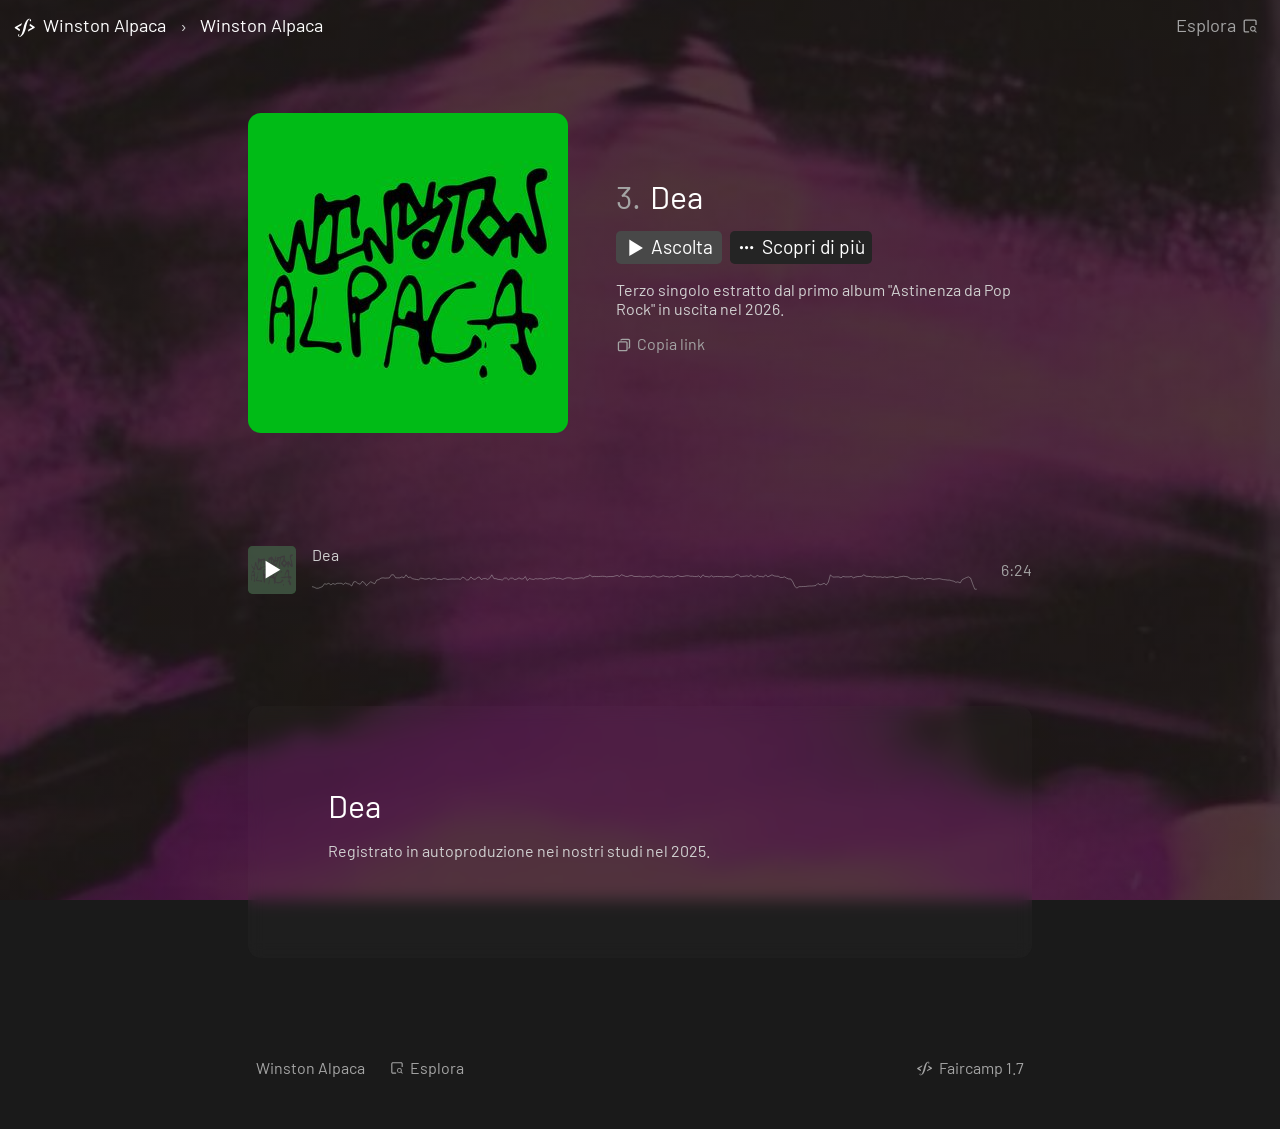
<file: home/3/index.html>
<!DOCTYPE html>
<html  lang="it">
    <head>
        <title>Dea</title>
        <meta charset="utf-8">
        <meta name="description" content="Dea">
        <meta name="generator" content="Faircamp 1.7.0 (0c20361)">
        <meta name="viewport" content="width=device-width, initial-scale=1">
        <link href="../../theme-YTJKer2Vfao.css?rWJuB0XCpAs" rel="stylesheet">
        <link href="../../site.css?xwWmIbFHB50" rel="stylesheet">
        <script defer src="../../browser.js?nznN0dnkNMs"></script>
        
                <link rel="alternate" type="application/atom+xml" title="Atom" href="../../feed.atom">
            

                <link rel="alternate" type="application/rss+xml" title="RSS generico" href="../../feed.rss">
            
<script defer src="../../clipboard.js?BY84gqnw8Qc"></script>
<script defer src="../../player.js?LqOi51lY-_k"></script>
<link href="../../favicon.svg?BNtJGwoocc0" rel="icon" type="image/svg+xml">
<link href="../../favicon_light.png?V3FshsFqwds" rel="icon" type="image/png" media="(prefers-color-scheme: light)">
<link href="../../favicon_dark.png?dx3G-dqDUTE" rel="icon" type="image/png"  media="(prefers-color-scheme: dark)">

<script>
  if (window.location.pathname === '/' || window.location.pathname === '/index.html') {
    window.location.href = '/home';
  }
</script>

    </head>
    <body>
        <script>document.body.classList.add('js_enabled');</script>
        <a class="skip_to_content" href="#content">Salta al contenuto principale</a>
        <div class="layout">
            <header>
                <div>
                    <a id="logo" href="../.././">
                        <svg  width="1em" height="1em" version="1.1" viewBox="0 0 64 64" xmlns="http://www.w3.org/2000/svg">
    <title>Faircamp</title>
    <path d="m39.881 40.829 1.2736-3.7326c0.16935-0.49631 0.51868-0.91106 0.97898-1.1623l7.6911-4.1982c0.41894-0.22868 0.44885-0.81906 0.05516-1.0889l-5.3773-3.6858c-0.40252-0.2759-0.58586-0.77665-0.45667-1.2472l0.83396-3.0375c0.10596-0.38594 0.5597-0.55363 0.89118-0.32937l10.551 7.1384c1.1285 0.76347 1.0472 2.4511-0.14947 3.1025l-15.839 8.6228c-0.2544 0.13848-0.54634-0.10768-0.4528-0.38181zm-21.56-0.71651-10.639-7.1649c-1.1304-0.76131-1.0532-2.4495 0.14204-3.1044l16.55-9.0683c0.24626-0.13493 0.52768 0.10884 0.42925 0.37183l-1.4747 3.9402c-0.18436 0.4926-0.53964 0.90254-1.001 1.155l-8.1479 4.459c-0.41817 0.22884-0.44672 0.81879-0.0526 1.0869l5.4751 3.7252c0.40291 0.27414 0.58616 0.77467 0.45549 1.2442l-0.84196 3.0251c-0.10758 0.38652-0.56213 0.55415-0.89491 0.33004zm25.654-30.594c-3.4629 0-10.138 2.0227-15.593 24.68-4.1 17.03-7.8557 18.965-9.919 19.007-1.1051 0.0226-1.7076-1.5696-1.1711-1.9798 0.37253-0.22641 1.1535-0.80303 1.1535-1.5516 0-0.85436-0.66165-1.3217-1.521-1.3017-0.88964 0.02072-1.7065 0.98255-1.7505 2.3158 0 1.7735 1.2416 3.7938 3.7009 3.7938 4.335 0 11.759-5.0498 15.399-20.158 2.0661-8.5762 5.2058-23.614 10.028-23.614 1.5974 0 1.5175 1.4328 1.0664 1.8125-0.45106 0.37973-0.95632 0.78658-0.99971 1.5338-0.04845 0.83454 0.55753 1.8182 1.4467 1.7975 1.2133-0.02825 2.1069-0.91548 2.1069-2.3008 0-2.2179-1.6252-4.034-3.9476-4.034z"/>
</svg>

                        <span>Winston Alpaca</span>
                    </a>
                     <span>›</span> <a href="../">Winston Alpaca</a>
                </div>
                <button class="browse">
                    Esplora
                    <svg aria-hidden="true" width="1em" height="1em" version="1.1" viewBox="0 0 64 64" xmlns="http://www.w3.org/2000/svg">
    <path d="m15.521 8.9121c-3.5096 0-6.5566 2.7444-6.5566 6.2656v33.365c0 3.5212 3.0469 6.2676 6.5566 6.2676h12.959v-4.5625h-12.959c-1.2264 0-1.9922-0.81053-1.9922-1.7051v-33.365c0-0.89449 0.76579-1.7031 1.9922-1.7031h32.881c1.2263 0 1.9941 0.80858 1.9941 1.7031v13.174h4.5625v-13.174c0-3.5212-3.0469-6.2656-6.5566-6.2656h-32.881zm26.18 23.035v0.001953a9.7014 9.7014 0 0 0-9.7012 9.7012 9.7014 9.7014 0 0 0 9.7012 9.7012 9.7014 9.7014 0 0 0 5.4922-1.707l4.7168 4.7148c0.69133 0.69114 1.8128 0.69129 2.5039 0 0.69114-0.69132 0.69126-1.8127 0-2.5039l-4.7188-4.7148a9.7014 9.7014 0 0 0 1.707-5.4922 9.7014 9.7014 0 0 0-9.7012-9.7012zm0 3.5488a6.154 6.154 0 0 1 6.1543 6.1543 6.154 6.154 0 0 1-6.1543 6.1543 6.154 6.154 0 0 1-6.1543-6.1543 6.154 6.154 0 0 1 6.1543-6.1543z"/>
</svg>

                </button>
            </header>
            <main id="content">
                <div class="page">
    <div class="page_split">
        <div class="cover"><a class="image" href="cover_480.jpg?IWTiyY6dazY" target="_blank">
    <img
        alt="Green Winston Alpaca Logo"
        sizes="(min-width: 20rem) 20rem, calc(100vw - 2rem)"
        src="cover_480.jpg?IWTiyY6dazY"
        srcset="cover_160.jpg?IWTiyY6dazY 160w,cover_320.jpg?IWTiyY6dazY 320w,cover_480.jpg?IWTiyY6dazY 480w">
</a>

<dialog id="overlay">
    <form method="dialog">
        <button aria-label="Chiudi"></button>
    </form>
    <img
        alt="Green Winston Alpaca Logo"
        height="1280"
        loading="lazy"
        sizes="calc(100vmin - 4rem)"
        src="cover_1280.jpg?IWTiyY6dazY"
        srcset="cover_160.jpg?IWTiyY6dazY 160w,cover_320.jpg?IWTiyY6dazY 320w,cover_480.jpg?IWTiyY6dazY 480w,cover_800.jpg?IWTiyY6dazY 800w,cover_1280.jpg?IWTiyY6dazY 1280w"
        width="1280">
</dialog>
<script>
    const overlay = document.querySelector('dialog#overlay');
    const thumbnailButton = document.querySelector('a.image');

    overlay.addEventListener('click', () => {
        overlay.close();
    });

    thumbnailButton.addEventListener('click', event => {
        overlay.showModal();
        event.preventDefault();
    });
</script>

</div>
        <div class="abstract">
            <h1>
                <span class="number">3.</span>
                Dea
                <!-- TODO: Unlisted badge -->
            </h1>
            <div class="release_artists"></div>
            <div class="actions primary">
    <button class="emphasized listen">
    <span class="icon"><svg width="1em" height="1em" version="1.1" viewBox="0 0 64 64" xmlns="http://www.w3.org/2000/svg">
    <title>Riproduci</title>
    <path d="m11.116 59.677 45.476-26.453-45.544-28.093z"/>
</svg>
</span>
    <span class="label">Ascolta</span>
</button>
<a class="more" href="#more">
    <svg  width="1em" height="1em" version="1.1" viewBox="0 0 64 64" xmlns="http://www.w3.org/2000/svg">
    <title>Scopri di più</title>
    <path d="m14.951 26.651a5.351 5.351 0 0 0-5.3498 5.3512 5.351 5.351 0 0 0 5.3498 5.3512 5.351 5.351 0 0 0 5.3512-5.3512 5.351 5.351 0 0 0-5.3512-5.3512zm17.049 0a5.351 5.351 0 0 0-5.3512 5.3512 5.351 5.351 0 0 0 5.3512 5.3512 5.351 5.351 0 0 0 5.3512-5.3512 5.351 5.351 0 0 0-5.3512-5.3512zm17.049 0a5.351 5.351 0 0 0-5.3512 5.3512 5.351 5.351 0 0 0 5.3512 5.3512 5.351 5.351 0 0 0 5.3512-5.3512 5.351 5.351 0 0 0-5.3512-5.3512z"/>
</svg>
 Scopri di più
</a>

</div>

            <div style="margin-bottom: 1rem; margin-top: 1rem;">
    Terzo singolo estratto dal primo album "Astinenza da Pop Rock" in uscita nel 2026.
</div>

            <div class="actions">
    <button data-content="https://winstonalpaca.it/home/3/" data-copy>
    <span class="icon"><svg aria-hidden="true" width="1em" height="1em" version="1.1" viewBox="0 0 64 64" xmlns="http://www.w3.org/2000/svg">
    <path d="m24.18 7.1387c-3.8714 0-7.0703 3.197-7.0703 7.0684h5.1992c0-1.0814 0.78966-1.8711 1.8711-1.8711h25.439c1.0814 0 1.8711 0.78966 1.8711 1.8711v25.441c0 1.0814-0.78966 1.8691-1.8711 1.8691v5.1992c3.8714 0 7.0684-3.197 7.0684-7.0684v-25.441c0-3.8714-3.197-7.0684-7.0684-7.0684h-25.439zm-9.9434 10.131c-3.8714 0-7.0684 3.1989-7.0684 7.0703v25.439c0 3.8714 3.197 7.0684 7.0684 7.0684h25.441c3.8714 0 7.0684-3.197 7.0684-7.0684v-25.439c0-3.8714-3.197-7.0703-7.0684-7.0703h-25.441zm0 5.1992h25.441c1.0814 0 1.8711 0.78966 1.8711 1.8711v25.439c0 1.0814-0.78966 1.8711-1.8711 1.8711h-25.441c-1.0814 0-1.8711-0.78966-1.8711-1.8711v-25.439c0-1.0814 0.78966-1.8711 1.8711-1.8711z"/>
</svg>
</span>
    <span>Copia link</span>
</button>

</div>

        </div>
    </div>
</div>
<div class="page">
    <div class="page_center">
        <div class=" tracks" data-longest-duration="384.00598" >
            <div class="track" data-duration="384.00598">
    <button class="track_playback" tabindex="-1">
        <span class="icon">
            <svg width="1em" height="1em" version="1.1" viewBox="0 0 64 64" xmlns="http://www.w3.org/2000/svg">
    <title>Riproduci</title>
    <path d="m11.116 59.677 45.476-26.453-45.544-28.093z"/>
</svg>

        </span>
        <img aria-hidden="true" src="cover_160.jpg?IWTiyY6dazY">
    </button>
    <div>
        <div>
            <span class="title" href="3/">Dea</span>
        </div>
        <div class="waveform">
    <svg data-peaks="[base64]">
    <path class="seek"/>
    <path class="playback"/>
    <path class="base"/>
</svg>

    <input aria-label="Posizione di riproduzione" aria-valuetext="" autocomplete="off" max="384.00598" min="0" step="any" type="range" value="0">
    <div class="decoration"></div>
</div>

        <audio controls preload="none">
            <source src="opus-96/FrCfFKxf_-k/03%20Dea.opus" type="audio/ogg; codecs=opus">
<source src="mp3-v5/-A28-YZ7LLo/03%20Dea.mp3" type="audio/mpeg">
        </audio>
    </div>
    </span>
    <div>
        <span class="time">6:24</span>
    </div>
</div>

        </div>
    </div>
</div>
<a class="scroll_target" id="more"></a>
<div class="page">
    <div class="page_center">
        <div class="page_more">
            <div class="release_info">
                <h1>Dea</h1>
                <div class="release_artists"></div>
            </div>
            <div class="text"><p>Registrato in autoproduzione nei nostri studi nel 2025.</p>
</div>
        </div>
    </div>
</div>

<div class="docked_player">
    <div class="timeline">
        <input aria-label="Posizione di riproduzione" aria-valuetext="" autocomplete="off" max="" min="0" step="any" type="range" value="0">
        <div class="base"></div>
        <div class="progress" style="width: 0%;"></div>
    </div>
    <div class="elements">
        <button class="playback">
            <svg width="1em" height="1em" version="1.1" viewBox="0 0 64 64" xmlns="http://www.w3.org/2000/svg">
    <title>Riproduci</title>
    <path d="m11.116 59.677 45.476-26.453-45.544-28.093z"/>
</svg>

        </button>
        
        <div class="volume">
    <button>
        <svg width="1em" height="1em" version="1.1" viewBox="0 0 64 64" xmlns="http://www.w3.org/2000/svg">
    <title></title>
    <path class="knob" d="m36.252 13.334v16.561h-8.4648v-16.549a19.159 19.159 0 0 0-14.945 18.654 19.159 19.159 0 0 0 19.158 19.158 19.159 19.159 0 0 0 19.158-19.158 19.159 19.159 0 0 0-14.906-18.666z"/>
    <path class="active_range"/>
    <path class="inactive_range"/>
    <path class="strike_out" d="m32 12.601c-4.9983 0-9.9971 1.9066-13.811 5.7201-7.6271 7.6272-7.6271 19.994 0 27.621 7.6272 7.6271 19.994 7.6271 27.621 0 7.6271-7.6272 7.6271-19.994 0-27.621-3.8136-3.8135-8.8124-5.7201-13.811-5.7201zm0 6.5897c2.0475 0.0115 4.0624 0.51347 5.876 1.4639l-17.227 17.227c-0.95039-1.8136-1.4524-3.8285-1.4639-5.876-4.19e-4 -7.0776 5.7372-12.815 12.815-12.815zm11.353 6.9445c0.94888 1.8121 1.4502 3.8249 1.462 5.8704 4.19e-4 7.0776-5.7372 12.815-12.815 12.815-2.0454-0.011821-4.0583-0.51312-5.8704-1.462zm-22.165 12.74 0.0056 0.0056-0.0019 0.0019z"/>
</svg>

    </button>
    <span class="slider">
        <input aria-label="Volume" aria-valuetext="" autocomplete="off" max="1" min="0" step="any" type="range" value="1">
        <svg width="3em" height=".75em" version="1.1" viewBox="0 0 600 150" xmlns="http://www.w3.org/2000/svg">
            <defs>
                <linearGradient id="gradient_level">
                    <stop offset="0.999"></stop>
                    <stop offset="1"></stop>
                </linearGradient>
                <linearGradient id="gradient_level_decrease">
                    <stop offset="0"></stop>
                    <stop offset="0.0001"></stop>
                </linearGradient>
                <linearGradient id="gradient_level_increase">
                    <stop offset="0"></stop>
                    <stop offset="0.0001"></stop>
                </linearGradient>
            </defs>
            <path class="base" d="M0,140H600V10Z"/>
            <path class="level_increase" d="M0,150H600V10Z" fill="url(#gradient_level_increase)"/>
            <path d="M0,150H600V10Z" fill="url(#gradient_level)"/>
            <path class="level_decrease" d="M0,150H600V10Z" fill="url(#gradient_level_decrease)"/>
        </svg>
    </span>
</div>

        <span class="track_info">
            <span class="title_wrapper"></span>
        </span>
        <span class="time">
            <span class="current"></span>
            <span>/</span>
            <span class="total"></span>
        </span>
    </div>
</div>
<div aria-label="" class="docked_player_status" role="status"></div>

            </main>
            <footer>
                <span>
                    <a href="../../">Winston Alpaca</a>
                    <button class="browse"><svg aria-hidden="true" width="1em" height="1em" version="1.1" viewBox="0 0 64 64" xmlns="http://www.w3.org/2000/svg">
    <path d="m15.521 8.9121c-3.5096 0-6.5566 2.7444-6.5566 6.2656v33.365c0 3.5212 3.0469 6.2676 6.5566 6.2676h12.959v-4.5625h-12.959c-1.2264 0-1.9922-0.81053-1.9922-1.7051v-33.365c0-0.89449 0.76579-1.7031 1.9922-1.7031h32.881c1.2263 0 1.9941 0.80858 1.9941 1.7031v13.174h4.5625v-13.174c0-3.5212-3.0469-6.2656-6.5566-6.2656h-32.881zm26.18 23.035v0.001953a9.7014 9.7014 0 0 0-9.7012 9.7012 9.7014 9.7014 0 0 0 9.7012 9.7012 9.7014 9.7014 0 0 0 5.4922-1.707l4.7168 4.7148c0.69133 0.69114 1.8128 0.69129 2.5039 0 0.69114-0.69132 0.69126-1.8127 0-2.5039l-4.7188-4.7148a9.7014 9.7014 0 0 0 1.707-5.4922 9.7014 9.7014 0 0 0-9.7012-9.7012zm0 3.5488a6.154 6.154 0 0 1 6.1543 6.1543 6.154 6.154 0 0 1-6.1543 6.1543 6.154 6.154 0 0 1-6.1543-6.1543 6.154 6.154 0 0 1 6.1543-6.1543z"/>
</svg>
 Esplora</button>
                </span>
                <a class="faircamp_signature" href="https://simonrepp.com/faircamp/" target="_blank">
    <svg aria-hidden="true" width="1em" height="1em" version="1.1" viewBox="0 0 64 64" xmlns="http://www.w3.org/2000/svg">
    
    <path d="m39.881 40.829 1.2736-3.7326c0.16935-0.49631 0.51868-0.91106 0.97898-1.1623l7.6911-4.1982c0.41894-0.22868 0.44885-0.81906 0.05516-1.0889l-5.3773-3.6858c-0.40252-0.2759-0.58586-0.77665-0.45667-1.2472l0.83396-3.0375c0.10596-0.38594 0.5597-0.55363 0.89118-0.32937l10.551 7.1384c1.1285 0.76347 1.0472 2.4511-0.14947 3.1025l-15.839 8.6228c-0.2544 0.13848-0.54634-0.10768-0.4528-0.38181zm-21.56-0.71651-10.639-7.1649c-1.1304-0.76131-1.0532-2.4495 0.14204-3.1044l16.55-9.0683c0.24626-0.13493 0.52768 0.10884 0.42925 0.37183l-1.4747 3.9402c-0.18436 0.4926-0.53964 0.90254-1.001 1.155l-8.1479 4.459c-0.41817 0.22884-0.44672 0.81879-0.0526 1.0869l5.4751 3.7252c0.40291 0.27414 0.58616 0.77467 0.45549 1.2442l-0.84196 3.0251c-0.10758 0.38652-0.56213 0.55415-0.89491 0.33004zm25.654-30.594c-3.4629 0-10.138 2.0227-15.593 24.68-4.1 17.03-7.8557 18.965-9.919 19.007-1.1051 0.0226-1.7076-1.5696-1.1711-1.9798 0.37253-0.22641 1.1535-0.80303 1.1535-1.5516 0-0.85436-0.66165-1.3217-1.521-1.3017-0.88964 0.02072-1.7065 0.98255-1.7505 2.3158 0 1.7735 1.2416 3.7938 3.7009 3.7938 4.335 0 11.759-5.0498 15.399-20.158 2.0661-8.5762 5.2058-23.614 10.028-23.614 1.5974 0 1.5175 1.4328 1.0664 1.8125-0.45106 0.37973-0.95632 0.78658-0.99971 1.5338-0.04845 0.83454 0.55753 1.8182 1.4467 1.7975 1.2133-0.02825 2.1069-0.91548 2.1069-2.3008 0-2.2179-1.6252-4.034-3.9476-4.034z"/>
</svg>

    <span>Faircamp 1.7</span>
</a>

            </footer>
        </div>
        <div id="browser" data-root-prefix="../../">
            <div>
                <input autocomplete="off" placeholder="Cerca" type="search">
                <div role="status"></div>
                <div id="results"></div>
            </div>
            <button>
                <svg width="1em" height="1em" version="1.1" viewBox="0 0 64 64" xmlns="http://www.w3.org/2000/svg">
    <title>Chiudi</title>
    <path d="m16.25 9.1797-7.0703 7.0703 15.75 15.75-15.75 15.75 7.0703 7.0703 15.75-15.75 15.75 15.75 7.0703-7.0703-15.75-15.75 15.75-15.75-7.0703-7.0703-15.75 15.75z"/>
</svg>

            </button>
        </div>
        
        <aside class="js_notice">JavaScript è disabilitato – Alcune funzionalità non sono disponibili.</aside>
        
                <template id="copy_icon">
                    <svg aria-hidden="true" width="1em" height="1em" version="1.1" viewBox="0 0 64 64" xmlns="http://www.w3.org/2000/svg">
    <path d="m24.18 7.1387c-3.8714 0-7.0703 3.197-7.0703 7.0684h5.1992c0-1.0814 0.78966-1.8711 1.8711-1.8711h25.439c1.0814 0 1.8711 0.78966 1.8711 1.8711v25.441c0 1.0814-0.78966 1.8691-1.8711 1.8691v5.1992c3.8714 0 7.0684-3.197 7.0684-7.0684v-25.441c0-3.8714-3.197-7.0684-7.0684-7.0684h-25.439zm-9.9434 10.131c-3.8714 0-7.0684 3.1989-7.0684 7.0703v25.439c0 3.8714 3.197 7.0684 7.0684 7.0684h25.441c3.8714 0 7.0684-3.197 7.0684-7.0684v-25.439c0-3.8714-3.197-7.0703-7.0684-7.0703h-25.441zm0 5.1992h25.441c1.0814 0 1.8711 0.78966 1.8711 1.8711v25.439c0 1.0814-0.78966 1.8711-1.8711 1.8711h-25.441c-1.0814 0-1.8711-0.78966-1.8711-1.8711v-25.439c0-1.0814 0.78966-1.8711 1.8711-1.8711z"/>
</svg>

                </template>
                <template id="failed_icon">
                    <svg width="1em" height="1em" version="1.1" viewBox="0 0 64 64" xmlns="http://www.w3.org/2000/svg">
    <title>Fallito</title>
    <path d="m16.25 9.1797-7.0703 7.0703 15.75 15.75-15.75 15.75 7.0703 7.0703 15.75-15.75 15.75 15.75 7.0703-7.0703-15.75-15.75 15.75-15.75-7.0703-7.0703-15.75 15.75z"/>
</svg>

                </template>
                <template id="success_icon">
                    <svg width="1em" height="1em" version="1.1" viewBox="0 0 64 64" xmlns="http://www.w3.org/2000/svg">
    <title>Copiato</title>
    <path d="m53.857 9.1797-31.5 31.5-12.215-12.215-7.0703 7.0703 19.285 19.285 38.57-38.57z"/>
</svg>

                </template>
            <template id="pause_icon">
    <svg width="1em" height="1em" version="1.1" viewBox="0 0 64 64" xmlns="http://www.w3.org/2000/svg">
    <title>Pausa</title>
    <path d="m36.915 56.995v-49.985h15.592v49.985zm-25.421 0v-49.985h15.592v49.985z"/>
</svg>

</template>
<template id="play_icon">
    <svg width="1em" height="1em" version="1.1" viewBox="0 0 64 64" xmlns="http://www.w3.org/2000/svg">
    <title>Riproduci</title>
    <path d="m11.116 59.677 45.476-26.453-45.544-28.093z"/>
</svg>

</template>
<template id="loading_icon">
    <svg width="1em" height="1em" version="1.1" viewBox="0 0 64 64" xmlns="http://www.w3.org/2000/svg">
    <title>Caricamento</title>
    <path class="loading_left" d="m11.494 56.995v-49.985h15.592v49.985z"/>
    <path class="loading_right" d="m36.915 56.995v-49.985h15.592v49.985z"/>
</svg>

</template>

    </body>
</html>
</file>
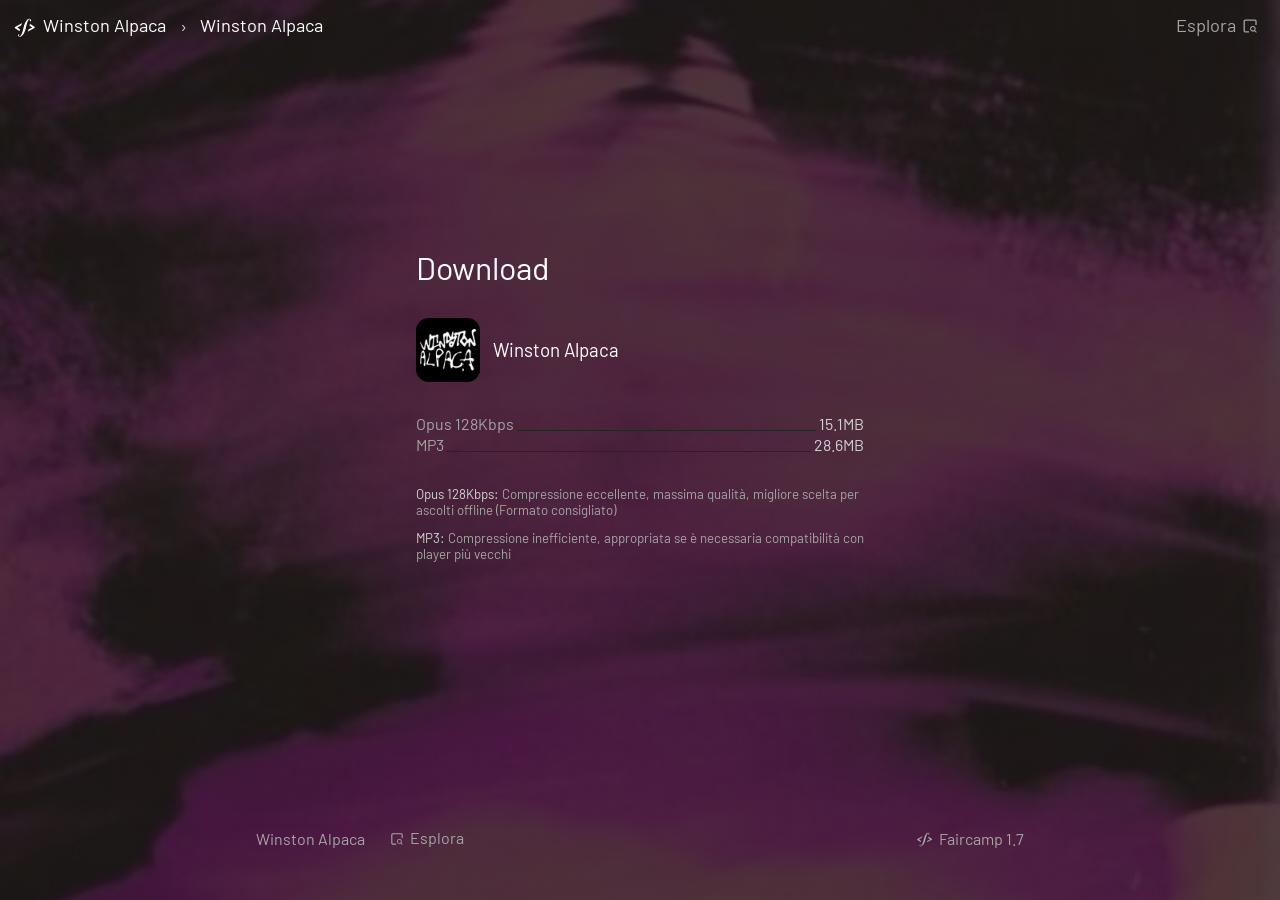
<file: home/downloads/y410p9rKtHY/index.html>
<!DOCTYPE html>
<html  lang="it">
    <head>
        <title>Download – Winston Alpaca</title>
        <meta charset="utf-8">
        <meta name="description" content="Download – Winston Alpaca">
        <meta name="generator" content="Faircamp 1.7.0 (0c20361)">
        <meta name="viewport" content="width=device-width, initial-scale=1">
        <link href="../../../theme-YTJKer2Vfao.css?rWJuB0XCpAs" rel="stylesheet">
        <link href="../../../site.css?xwWmIbFHB50" rel="stylesheet">
        <script defer src="../../../browser.js?nznN0dnkNMs"></script>
        
                <link rel="alternate" type="application/atom+xml" title="Atom" href="../../../feed.atom">
            

                <link rel="alternate" type="application/rss+xml" title="RSS generico" href="../../../feed.rss">
            
<meta name="robots" content="noindex, nofollow">
<link href="../../../favicon.svg?BNtJGwoocc0" rel="icon" type="image/svg+xml">
<link href="../../../favicon_light.png?V3FshsFqwds" rel="icon" type="image/png" media="(prefers-color-scheme: light)">
<link href="../../../favicon_dark.png?dx3G-dqDUTE" rel="icon" type="image/png"  media="(prefers-color-scheme: dark)">

<script>
  if (window.location.pathname === '/' || window.location.pathname === '/index.html') {
    window.location.href = '/home';
  }
</script>

    </head>
    <body>
        <script>document.body.classList.add('js_enabled');</script>
        <a class="skip_to_content" href="#content">Salta al contenuto principale</a>
        <div class="layout">
            <header>
                <div>
                    <a id="logo" href="../../.././">
                        <svg  width="1em" height="1em" version="1.1" viewBox="0 0 64 64" xmlns="http://www.w3.org/2000/svg">
    <title>Faircamp</title>
    <path d="m39.881 40.829 1.2736-3.7326c0.16935-0.49631 0.51868-0.91106 0.97898-1.1623l7.6911-4.1982c0.41894-0.22868 0.44885-0.81906 0.05516-1.0889l-5.3773-3.6858c-0.40252-0.2759-0.58586-0.77665-0.45667-1.2472l0.83396-3.0375c0.10596-0.38594 0.5597-0.55363 0.89118-0.32937l10.551 7.1384c1.1285 0.76347 1.0472 2.4511-0.14947 3.1025l-15.839 8.6228c-0.2544 0.13848-0.54634-0.10768-0.4528-0.38181zm-21.56-0.71651-10.639-7.1649c-1.1304-0.76131-1.0532-2.4495 0.14204-3.1044l16.55-9.0683c0.24626-0.13493 0.52768 0.10884 0.42925 0.37183l-1.4747 3.9402c-0.18436 0.4926-0.53964 0.90254-1.001 1.155l-8.1479 4.459c-0.41817 0.22884-0.44672 0.81879-0.0526 1.0869l5.4751 3.7252c0.40291 0.27414 0.58616 0.77467 0.45549 1.2442l-0.84196 3.0251c-0.10758 0.38652-0.56213 0.55415-0.89491 0.33004zm25.654-30.594c-3.4629 0-10.138 2.0227-15.593 24.68-4.1 17.03-7.8557 18.965-9.919 19.007-1.1051 0.0226-1.7076-1.5696-1.1711-1.9798 0.37253-0.22641 1.1535-0.80303 1.1535-1.5516 0-0.85436-0.66165-1.3217-1.521-1.3017-0.88964 0.02072-1.7065 0.98255-1.7505 2.3158 0 1.7735 1.2416 3.7938 3.7009 3.7938 4.335 0 11.759-5.0498 15.399-20.158 2.0661-8.5762 5.2058-23.614 10.028-23.614 1.5974 0 1.5175 1.4328 1.0664 1.8125-0.45106 0.37973-0.95632 0.78658-0.99971 1.5338-0.04845 0.83454 0.55753 1.8182 1.4467 1.7975 1.2133-0.02825 2.1069-0.91548 2.1069-2.3008 0-2.2179-1.6252-4.034-3.9476-4.034z"/>
</svg>

                        <span>Winston Alpaca</span>
                    </a>
                     <span>›</span> <a href="../../">Winston Alpaca</a>
                </div>
                <button class="browse">
                    Esplora
                    <svg aria-hidden="true" width="1em" height="1em" version="1.1" viewBox="0 0 64 64" xmlns="http://www.w3.org/2000/svg">
    <path d="m15.521 8.9121c-3.5096 0-6.5566 2.7444-6.5566 6.2656v33.365c0 3.5212 3.0469 6.2676 6.5566 6.2676h12.959v-4.5625h-12.959c-1.2264 0-1.9922-0.81053-1.9922-1.7051v-33.365c0-0.89449 0.76579-1.7031 1.9922-1.7031h32.881c1.2263 0 1.9941 0.80858 1.9941 1.7031v13.174h4.5625v-13.174c0-3.5212-3.0469-6.2656-6.5566-6.2656h-32.881zm26.18 23.035v0.001953a9.7014 9.7014 0 0 0-9.7012 9.7012 9.7014 9.7014 0 0 0 9.7012 9.7012 9.7014 9.7014 0 0 0 5.4922-1.707l4.7168 4.7148c0.69133 0.69114 1.8128 0.69129 2.5039 0 0.69114-0.69132 0.69126-1.8127 0-2.5039l-4.7188-4.7148a9.7014 9.7014 0 0 0 1.707-5.4922 9.7014 9.7014 0 0 0-9.7012-9.7012zm0 3.5488a6.154 6.154 0 0 1 6.1543 6.1543 6.154 6.154 0 0 1-6.1543 6.1543 6.154 6.154 0 0 1-6.1543-6.1543 6.154 6.154 0 0 1 6.1543-6.1543z"/>
</svg>

                </button>
            </header>
            <main id="content">
                <div class="page">
    <div class="page_center">
        <div style="max-width: 28rem;">
            <h1>Download</h1>

            
        <div class="release_compact">
            <a aria-hidden="true" href="../../" tabindex="-1">
    <img loading="lazy" src="../../cover_160.jpg?mc_Rs3i7ocw">
</a>

            <div>
                <div style="font-size: 1.17rem;">
                    <a href="../../">
                        Winston Alpaca
                    </a>
                </div>
                <div class="artists" style="font-size: 1.14rem;">
                    
                </div>
            </div>
        </div>
    
            <div class="download_formats" style="margin-bottom: 1rem;">
    <div class="download_entry">
    <a download href="../../opus-128/QiStvmzC4bo/Winston%20Alpaca.zip">
        Opus 128Kbps
    </a>
    <span class="download_underline"></span>
    <span>15.1MB</span>
</div>
<div class="download_entry">
    <a download href="../../mp3-v0/fHpR18Liabg/Winston%20Alpaca.zip">
        MP3
    </a>
    <span class="download_underline"></span>
    <span>28.6MB</span>
</div>

</div>

            

            <div class="download_hints" id="hints">
                <div>
    Opus 128Kbps: <span>Compressione eccellente, massima qualità, migliore scelta per ascolti offline (Formato consigliato)</span>
</div>

<div>
    MP3: <span>Compressione inefficiente, appropriata se è necessaria compatibilità con player più vecchi</span>
</div>

            </div>
        </div>
    </div>
</div>

            </main>
            <footer>
                <span>
                    <a href="../../../">Winston Alpaca</a>
                    <button class="browse"><svg aria-hidden="true" width="1em" height="1em" version="1.1" viewBox="0 0 64 64" xmlns="http://www.w3.org/2000/svg">
    <path d="m15.521 8.9121c-3.5096 0-6.5566 2.7444-6.5566 6.2656v33.365c0 3.5212 3.0469 6.2676 6.5566 6.2676h12.959v-4.5625h-12.959c-1.2264 0-1.9922-0.81053-1.9922-1.7051v-33.365c0-0.89449 0.76579-1.7031 1.9922-1.7031h32.881c1.2263 0 1.9941 0.80858 1.9941 1.7031v13.174h4.5625v-13.174c0-3.5212-3.0469-6.2656-6.5566-6.2656h-32.881zm26.18 23.035v0.001953a9.7014 9.7014 0 0 0-9.7012 9.7012 9.7014 9.7014 0 0 0 9.7012 9.7012 9.7014 9.7014 0 0 0 5.4922-1.707l4.7168 4.7148c0.69133 0.69114 1.8128 0.69129 2.5039 0 0.69114-0.69132 0.69126-1.8127 0-2.5039l-4.7188-4.7148a9.7014 9.7014 0 0 0 1.707-5.4922 9.7014 9.7014 0 0 0-9.7012-9.7012zm0 3.5488a6.154 6.154 0 0 1 6.1543 6.1543 6.154 6.154 0 0 1-6.1543 6.1543 6.154 6.154 0 0 1-6.1543-6.1543 6.154 6.154 0 0 1 6.1543-6.1543z"/>
</svg>
 Esplora</button>
                </span>
                <a class="faircamp_signature" href="https://simonrepp.com/faircamp/" target="_blank">
    <svg aria-hidden="true" width="1em" height="1em" version="1.1" viewBox="0 0 64 64" xmlns="http://www.w3.org/2000/svg">
    
    <path d="m39.881 40.829 1.2736-3.7326c0.16935-0.49631 0.51868-0.91106 0.97898-1.1623l7.6911-4.1982c0.41894-0.22868 0.44885-0.81906 0.05516-1.0889l-5.3773-3.6858c-0.40252-0.2759-0.58586-0.77665-0.45667-1.2472l0.83396-3.0375c0.10596-0.38594 0.5597-0.55363 0.89118-0.32937l10.551 7.1384c1.1285 0.76347 1.0472 2.4511-0.14947 3.1025l-15.839 8.6228c-0.2544 0.13848-0.54634-0.10768-0.4528-0.38181zm-21.56-0.71651-10.639-7.1649c-1.1304-0.76131-1.0532-2.4495 0.14204-3.1044l16.55-9.0683c0.24626-0.13493 0.52768 0.10884 0.42925 0.37183l-1.4747 3.9402c-0.18436 0.4926-0.53964 0.90254-1.001 1.155l-8.1479 4.459c-0.41817 0.22884-0.44672 0.81879-0.0526 1.0869l5.4751 3.7252c0.40291 0.27414 0.58616 0.77467 0.45549 1.2442l-0.84196 3.0251c-0.10758 0.38652-0.56213 0.55415-0.89491 0.33004zm25.654-30.594c-3.4629 0-10.138 2.0227-15.593 24.68-4.1 17.03-7.8557 18.965-9.919 19.007-1.1051 0.0226-1.7076-1.5696-1.1711-1.9798 0.37253-0.22641 1.1535-0.80303 1.1535-1.5516 0-0.85436-0.66165-1.3217-1.521-1.3017-0.88964 0.02072-1.7065 0.98255-1.7505 2.3158 0 1.7735 1.2416 3.7938 3.7009 3.7938 4.335 0 11.759-5.0498 15.399-20.158 2.0661-8.5762 5.2058-23.614 10.028-23.614 1.5974 0 1.5175 1.4328 1.0664 1.8125-0.45106 0.37973-0.95632 0.78658-0.99971 1.5338-0.04845 0.83454 0.55753 1.8182 1.4467 1.7975 1.2133-0.02825 2.1069-0.91548 2.1069-2.3008 0-2.2179-1.6252-4.034-3.9476-4.034z"/>
</svg>

    <span>Faircamp 1.7</span>
</a>

            </footer>
        </div>
        <div id="browser" data-root-prefix="../../../">
            <div>
                <input autocomplete="off" placeholder="Cerca" type="search">
                <div role="status"></div>
                <div id="results"></div>
            </div>
            <button>
                <svg width="1em" height="1em" version="1.1" viewBox="0 0 64 64" xmlns="http://www.w3.org/2000/svg">
    <title>Chiudi</title>
    <path d="m16.25 9.1797-7.0703 7.0703 15.75 15.75-15.75 15.75 7.0703 7.0703 15.75-15.75 15.75 15.75 7.0703-7.0703-15.75-15.75 15.75-15.75-7.0703-7.0703-15.75 15.75z"/>
</svg>

            </button>
        </div>
        
        <aside class="js_notice">JavaScript è disabilitato – Alcune funzionalità non sono disponibili.</aside>
        
    </body>
</html>
</file>
<file: theme-YTJKer2Vfao.css>
:root {
    --cover-border-radius: .8rem;
    --ul-list-style-type: disc;
}
:root {
    --bg-overlay: hsl(0 0% 90% / 77%);
    --bg-1: hsl(0 0% 90%);
    --bg-1-90: hsl(0 0% 90% / 90%);
    --bg-1-overlay: hsl(0 0% 90% / 80%);
    --bg-2: hsl(0 0% 76.83%);
    --bg-2-overlay: hsl(0 0% 76.83% / 80%);
    --bg-3: hsl(0 0% 62.06%);
    --bg-acc: hsl(0 0% 31.69%);
    --bg-acc-overlay: hsl(0 0% 31.69% / 80%);
    --bg-mg: hsl(0 0% 52%);
    --fg-1: hsl(0 0% 0%);
    --fg-1-focus: var(--fg-3);
    --fg-1-veil: hsl(0 0% 0% / var(--veil-a));
    --fg-2: hsl(0 0% 8.6%);
    --fg-3: hsl(0 0% 28.06%);
    --fg-3-focus: var(--bg-mg);
    --fg-acc: hsl(0 0% 100%);
    --fg-mg: hsl(0 0% 28%);
    --mg: hsl(0 0% 38.86%);
    --mg-acc: hsl(0 0% 31.69%);
    --mg-acc-overlay: hsl(0 0% 31.69% / 80%);
}

@supports (color: oklch(0% 0% 0)) {
    :root {
    --bg-overlay: oklch(21.56% 0% 0 / 77%);
    --bg-1: oklch(21.56% 0% 0);
    --bg-1-90: oklch(21.56% 0% 0 / 90%);
    --bg-1-overlay: oklch(21.56% 0% 0 / 80%);
    --bg-2: oklch(26% 0% 0);
    --bg-2-overlay: oklch(26% 0% 0 / 80%);
    --bg-3: oklch(32% 0% 0);
    --bg-acc: oklch(40% 0% 0);
    --bg-acc-overlay: oklch(40% 0% 0 / 80%);
    --bg-mg: oklch(41% 0% 0);
    --fg-1: oklch(100% 0% 0);
    --fg-1-focus: var(--fg-3);
    --fg-1-veil: oklch(100% 0% 0 / 2%);
    --fg-2: oklch(86% 0% 0);
    --fg-3: oklch(72% 0% 0);
    --fg-3-focus: var(--fg-1);
    --fg-acc: oklch(100% 0% 0);
    --fg-mg: oklch(61% 0% 0);
    --mg: oklch(50% 0% 0);
    --mg-acc: oklch(54% 0% 0);
    --mg-acc-overlay: oklch(54% 0% 0 / 80%);
}

}
@font-face {
    font-display: fallback;
    font-family: 'Barlow';
    font-style: normal;
    font-weight: 400;
    src: local('Barlow'), url('barlow-v12-latin-regular.woff2') format('woff2');
}
body, button, input { font-family: 'Barlow', -apple-system, BlinkMacSystemFont, "Segoe UI", Roboto, Oxygen-Sans, Ubuntu, Cantarell, "Helvetica Neue", sans-serif; }
body::before {
    background: linear-gradient(var(--bg-overlay), var(--bg-overlay)), url(background-N4s5PC6Bk8k.jpg) center / cover;
    content: '';
    display: block;
    height: 100vh;
    left: 0;
    position: fixed;
    top: 0;
    width: 100vw;
    z-index: -1;
}
</file>
<file: site.css>
:root { --page-margin-h: 1rem; }
a, button { cursor: pointer; }
a,
button.link {
    color: var(--fg-1);
    text-decoration: none;
}
a.scroll_target {
    display: block;
    height: 0;
}
a:hover,
button.link:hover {
    color: var(--fg-1-focus);
}
a * { pointer-events: none; }
.abstract .number {
    color: var(--fg-3);
    margin-inline-end: .2rem;
}
.abstract .release_artists a,
.release_info .release_artists a {
    text-decoration: underline;
    text-decoration-color: var(--bg-3);
    text-underline-offset: .3rem;
}
.actions {
    align-items: flex-start;
    display:flex;
    flex-wrap: wrap;
    column-gap: .75rem;
    margin-bottom: 1rem;
    margin-top: 1rem;
    row-gap: .5rem;
}
.actions.primary { gap: .5rem; }
.actions:not(.primary) a,
.actions:not(.primary) button {
    color: var(--fg-3);
}
.actions:not(.primary) a:focus-visible,
.actions:not(.primary) a:hover,
.actions:not(.primary) button:focus-visible,
.actions:not(.primary) button:hover {
    color: var(--fg-3-focus);
}
.actions:not(.primary) button { padding: 0; }
.actions.primary a,
.actions.primary button,
a.button,
button.button,
form button {
    background: var(--bg-2);
    border-radius: .3rem;
    color: var(--fg-1);
    padding: .2em .5em .3em .5em;
    text-align: center;
}
.actions.primary a:focus-visible,
.actions.primary a:hover,
.actions.primary button:focus-visible,
.actions.primary button:hover,
a.button:focus-visible,
a.button:hover,
button.button:focus-visible,
button.button:hover,
form button:focus-visible,
form button:hover {
    background: var(--bg-3);
    color: var(--fg-1);
}
.actions svg {
    display: inline-block;
    margin-inline-end: .1em;
    position: relative;
    top: .15em;
}
.actions.primary { font-size: 1.05rem; }
.actions.primary > .more { padding: .2em .35em .3em .35em; }
.actions.primary > .emphasized {
    background: var(--bg-acc);
    color: var(--fg-acc);
}
.actions.primary > .emphasized:hover {
    background: var(--fg-2);
    color: var(--fg-acc);
}
.artist {
    align-items: center;
    display: flex;
    gap: 1rem;
    justify-content: flex-end;
}
.artist:not(:first-child) { margin-top: 1rem; }
.artist > :first-child { font-size: 1.2rem; }
.artist > :not(:first-child) {
    aspect-ratio: 1;
    width: 4rem;
}
.artists { color: var(--fg-3); }
.artists a { color: var(--fg-3); }
.artists a:hover { color: var(--fg-3-focus); }
audio {
    border: 1px solid var(--bg-3);
    border-radius: .5rem;
    margin-top: .5rem;
    width: 100%;
}
body {
    background-color: var(--bg-1);
    color: var(--fg-2);
    margin: 0;
    min-height: 100vh;
}
body.player_active footer { margin-bottom: 7rem; }
body:not(.player_active) .docked_player { display: none; }
#browser {
    -webkit-backdrop-filter: blur(3px) brightness(60%);
    backdrop-filter: blur(3px) brightness(60%);
    background: var(--bg-1-90);
    bottom: 0;
    display: flex;
    justify-content: center;
    left: 0;
    position: fixed;
    right: 0;
    top: 0;
    z-index: 10;
}
#browser:not(.active) { display: none; }
#browser > div {
    margin-top: 18vh;
    width: min(24rem, calc(100vw - 2rem));
}
#browser button {
    align-items: center;
    display: flex;
    position: fixed;
    right: .8rem;
    top: .9rem;
}
#browser input {
    background: transparent;
    border: none;
    border-bottom: 1px solid var(--bg-3);
    border-radius: 0;
    color: var(--fg-2);
    font-size: 1.2rem;
    margin-bottom: 2rem;
    padding: .3rem 0;
    width: 100%;
}
#browser input:focus-visible { outline: none; }
#browser .number {
    color: var(--fg-3);
    padding-inline-end: .4rem;
}
#browser #results {
    display: flex;
    flex-direction: column;
    max-height: 60vh;
    overflow-y: auto;
    row-gap: .8rem;
}
#browser #results > div {
    align-items: center;
    column-gap: .6rem;
    display: flex;
}
#browser #results > div > :first-child { flex-shrink: 0; }
#browser #results img,
#browser #results .placeholder {
    border-radius: calc(var(--cover-border-radius) * 0.2);
    height: 4rem;
    width: 4rem;
}
#browser #results img.crop { object-fit: cover; }
#browser #results .placeholder {
    background: var(--bg-2);
    display: inline-block;
}
#browser [role="status"] {
    color: var(--fg-3);
    font-size: 1.2rem;
}
button {
    background: none;
    border: none;
    color: var(--fg-1);
}
button, input { font-size: 1em; }
button,
input[type="number"],
input[type="text"],
.button {
    border-radius: .3rem;
    padding: .2em .5em .3em .5em;
}
button.link {
    background: none;
    padding: 0;
}
.cover { display: block; }
.cover img,
.image img {
    border-radius: var(--cover-border-radius);
}
.cover_listing {
    display: block;
    margin-bottom: .5rem;
}
.divider {
    color: var(--bg-3);
    display: flex;
}
.divider > span { border-bottom: 1px solid; }
.divider > span:first-child,
.divider > span:last-child {
    width: .5rem;
}
.divider > span:nth-child(2) {
    opacity: .2;
    flex-grow: 1;
}
.docked_player {
    bottom: 0;
    direction: ltr;
    left: 0;
    position: fixed;
    right: 0;
    z-index: 1;
}
.docked_player .artists {
    font-size: .9rem;
    margin-bottom: .2rem;
}
.docked_player button {
    color: var(--fg-1);
    padding: .8em .6em;
}
.docked_player button:focus-visible,
.docked_player button:hover {
    color: var(--fg-2);
}
.docked_player button[disabled] { color: var(--bg-3); }
.docked_player .elements {
    align-items: center;
    -webkit-backdrop-filter: blur(3px) brightness(60%);
    backdrop-filter: blur(3px) brightness(60%);
    background: var(--bg-1-overlay);
    display: flex;
    padding-bottom: env(safe-area-inset-bottom, 0);
}
.docked_player .number { margin-inline-end: .5rem; }
.docked_player .playback { margin-inline-start: .4rem; }
.docked_player .time {
    font-size: 1.1rem;
    font-variant: tabular-nums;
    margin-inline-start: .2rem;
}
.docked_player .time,
.docked_player .track_info {
    position: relative;
    bottom: .05em;
}
.docked_player .timeline {
    cursor: pointer;
    height: .8rem;
    margin-bottom: -.3rem;
    position: relative;
}
.docked_player .timeline .base,
.docked_player .timeline .progress {
    bottom: .3rem;
    height: .2rem;
    position: absolute;
}
.docked_player .timeline .base {
    background: var(--bg-2);
    width: 100%;
}
.docked_player .timeline .progress { background: var(--mg-acc); }
.docked_player .timeline:hover > div { height: .35rem; }
.docked_player .timeline.focus:not(.focus_from_click) > div {
    bottom: .15rem;
    height: .5rem;
}
.docked_player .timeline.focus:not(.focus_from_click) .progress { background: var(--fg-1); }
.docked_player .timeline input {
    height: 100%;
    left: 0;
    margin: 0;
    opacity: 0;
    pointer-events: none;
    position: absolute;
    top: 0;
    width: 100%;
    z-index: 1;
}
.docked_player .title_wrapper {
    display: inline-flex;
    flex-direction: column;
}
.docked_player .track_info {
    align-items: center;
    display: flex;
    margin-inline: .2em .6em;
    overflow: hidden;
    text-overflow: ellipsis;
    white-space: nowrap;
}
.docked_player.tall .elements { height: 3.8rem; }
.docked_player.tall .number { margin-inline-end: .8rem; }
.docked_player.tall .timeline .base,
.docked_player.tall .timeline .progress {
    height: .2rem;
}
.docked_player.tall .title_wrapper { margin-inline-end: .9rem; }
.download_code { margin-inline-end: .3rem; }
.download_entry { display: flex; }
.download_entry a { color: var(--fg-3); }
.download_entry a:hover { color: var(--fg-3-focus); }
.download_formats {
    display: flex;
    flex-direction: column;
    row-gap: .1rem;
}
.download_group {
    margin-bottom: .6rem;
    margin-top: 1.8rem;
}
.download_group > span {
    color: var(--fg-3);
    margin-inline-end: .1rem
}
.download_hints {
    display: flex;
    flex-direction: column;
    font-size: .83rem;
    margin: 2rem 0;
    row-gap: .8rem;
}
.download_hints span { color: var(--fg-3); }
.download_options div { margin-bottom: .5rem; }
.download_underline {
    border-bottom: 1px solid var(--bg-2);
    bottom: .1rem;
    flex-grow: 1;
    margin: 0 .2rem;
    position: relative;
}
.embed_code { white-space: pre-wrap; }
.embed_code_wrapper {
    background-color: var(--fg-1-veil);
    border-radius: .3rem;
    margin-top: 1rem;
    padding: 1rem;
}
.embed_split {
    align-items: center;
    column-gap: .3rem;
    display: flex;
    justify-content: space-between;
}
.embed_split svg {
    display: inline-block;
    height: 1rem;
    position: relative;
    top: .2rem;
    width: 1rem;
}
.embed_syntax_special { color: var(--mg); }
.embed_syntax_value { color: var(--fg-3); }
footer {
    gap: 1rem;
    display: flex;
    justify-content: space-between;
    margin: 3rem auto;
    text-align: center;
    width: min(48rem, calc(100vw - 2 * var(--page-margin-h)));
}
footer a { color: var(--fg-3); }
footer a:hover,
footer .browse:hover {
    color: var(--fg-3-focus);
}
footer .browse {
    align-items: center;
    color: var(--fg-3);
    column-gap: .3rem;
    display: flex;
}
footer > span {
    align-items: center;
    column-gap: 1rem;
    display: flex;
}
footer a[title] svg {
    font-size: .8rem;
    position: relative;
    top: .05rem;
}
footer .faircamp_signature {
    align-items: center;
    column-gap: .3em;
    display: inline-flex;
}
footer .faircamp_signature svg { font-size: 1.2em; }
footer .faircamp_signature .version { font-size: .9em; }
footer svg {
    position: relative;
    top: .05em;
}
h1 {
    color: var(--fg-1);
    font-size: 1.6rem;
    font-weight: 400;
    margin: 0;
}
h2 {
    font-size: 1.4rem;
    font-weight: 400;
    margin: 0;
}
.hcenter_unconstrained { margin: 0 auto; }
header {
    align-items: flex-start;
    display: flex;
    justify-content: space-between;
    padding-block: .4em;
    padding-inline: .3em .8em;
}
header a,
header button {
    padding: .4rem;
}
header button {
    align-items: center;
    column-gap: .3rem;
    display: inline-flex;
}
header .browse:focus-visible,
header > div a:focus-visible {
    background: var(--fg-3);
    color: var(--bg-1);
    border-radius: .3rem;
    padding: .2rem .4rem .3rem .4rem;
    margin-bottom: .1rem;
    margin-top: .2rem;
    outline: none;
}
header > div > span { margin-inline: .2rem; }
header .browse { color: var(--fg-3); }
header .browse:not(:focus-visible):hover {
    color: var(--fg-3-focus);
}
header #logo svg {
    display: inline-block;
    height: 1.4em;
    margin-inline-end: .1rem;
    top: .4em;
    width: 1.4em;
}
header svg {
    position: relative;
    top: .1em;
}
.home_image {
    border-radius: var(--cover-border-radius);
    height: 40vw;
    object-fit: cover;
    width: 100vw;
}
html { scroll-padding: 10rem; }
img {
    display: block;
    max-width: 100%;
}
.image {
    display: block;
    height: 100%;
    width: 100%;
}
.image img {
    aspect-ratio: 1;
    width: 100%;
}
.large_type { font-size: 1.4rem; }
.layout {
    display: grid;
    grid-template-rows: min-content 1fr min-content;
    min-height: 100dvh;
}
.layout > * { max-width: 100vw; }
main {
    align-content: center;
    box-sizing: border-box;
}
path.loading_left {
    /* The loading icon is at first the pause icon, but after about 500ms
       (400ms delay + ~100ms until first tweening occurs) the loading
       animation (loading-left-shrink) sets in, then . */
    animation:
        loading-left-shrink 1600ms cubic-bezier(.65, .05, .36, 1) 400ms 1,
        loading-left-shuffle 1600ms cubic-bezier(.65, .05, .36, 1) 2000ms infinite;
    transform-origin: 50% 50%;
}
@keyframes loading-left-shrink {
    0% { transform: translateX(0) scaleY(1); }
    25% { transform: translateX(0) scaleY(1); }
    50% { transform: translateX(40%) scaleY(.35); }
    75% { transform: translateX(40%) scaleY(.35); }
    100% { transform: translateX(0%) scaleY(.35); }
}
@keyframes loading-left-shuffle {
    0% { transform: translateX(0) scaleY(.35); }
    25% {
        opacity: 1;
        transform: translateX(0) scaleY(.35);
    }
    37.25% { opacity: .5; }
    50% {
        opacity: 1;
        transform: translateX(40%) scaleY(.35);
    }
    75% { transform: translateX(40%) scaleY(.35); }
    100% { transform: translateX(0%) scaleY(.35); }
}
path.loading_right {
    animation:
        loading-right-shrink 1600ms cubic-bezier(.65, .05, .36, 1) 400ms 1,
        loading-right-shuffle 1600ms cubic-bezier(.65, .05, .36, 1) 2000ms infinite;
    transform-origin: 50% 50%;
}
@keyframes loading-right-shrink {
    0% { transform: translateX(0) scaleY(1); }
    25% { transform: translateX(0) scaleY(1); }
    50% { transform: translateX(-40%) scaleY(.35); }
    75% { transform: translateX(-40%) scaleY(.35); }
    100% { transform: translateX(0%) scaleY(.35); }
}
@keyframes loading-right-shuffle {
    0% { transform: translateX(0) scaleY(.35); }
    25% { transform: translateX(0) scaleY(.35); }
    50% { transform: translateX(-40%) scaleY(.35); }
    75% {
        opacity: 1;
        transform: translateX(-40%) scaleY(.35);
    }
    87.25% { opacity: .5; }
    100% {
        opacity: 1;
        transform: translateX(0%) scaleY(.35);
    }
}
#overlay {
    background: transparent;
    border: none;
    padding: 0;
}
#overlay::backdrop {
    background: var(--bg-1-90);
    -webkit-backdrop-filter: blur(3px) brightness(60%);
    backdrop-filter: blur(3px) brightness(60%);
}
#overlay button {
    border-radius: 0;
    outline: none;
    padding: 0;
}
#overlay img {
    max-height: calc(100vh - 4rem);
    max-width: calc(100vw - 4rem);
    object-fit: scale-down;
}
.page { position: relative; }
.page_center {
    align-items: center;
    display: flex;
    justify-content: center;
}
.page_center > *,
.page_grid > *,
.page_split > * {
    margin: 4rem var(--page-margin-h) 3rem var(--page-margin-h);
    max-width: calc(100vw - var(--page-margin-h) * 2);
}
.page_grid {
    align-items: center;
    display: flex;
    justify-content: center;
    min-height: 50vh;
}
.page_grid > div {
    display: grid;
    gap: 3rem;
    grid-template-columns: 1fr;
}
.page_more { flex-grow: 1; }
.page_split {
    align-items: center;
    display: flex;
    justify-content: center;
}
pre { margin: 0; }
.release { width: 14rem; }
.release > a { font-size: 1.1rem; }
.release > :first-child {
    aspect-ratio: 1;
    display: block;
    margin-bottom: .5rem;
    width: 100%;
}
.release img {
    border-radius: var(--cover-border-radius);
    width: 100%;
}
.release_artists { font-size: 1.1rem; }
.release_artists a { color: var(--fg-3); }
.release_artists a:hover { color: var(--fg-3-focus); }
.release_compact {
    align-items: center;
    column-gap: .8rem;
    display: flex;
    margin: 2em 0;
}
.release_compact > :first-child {
    height: 4rem;
    width: 4rem;
}
.release_compact img { border-radius: var(--cover-border-radius); }
.release_info { font-size: 1.14rem; }
.release_info img { border-radius: var(--cover-border-radius); }
.skip_to_content {
    background: var(--fg-3);
    border-radius: .3rem;
    color: var(--bg-1) !important;
    left: 50%;
    padding: .5rem 1rem;
    position: fixed;
    top: 4rem;
    transform: translateX(-50%);
    white-space: nowrap;
    z-index: 1;
}
.skip_to_content:not(:focus-visible) {
    opacity: 0;
    pointer-events: none;
}
.speed .multiplier {
    font-size: .9em;
    font-variant: tabular-nums;
}
.speed .x { font-size: .7em; }
svg {
    display: block;
    fill: currentColor;
}
svg * { pointer-events: none; /* prevent click events on sub elements of an svg */ }
.text { line-height: 1.4; }
.text.padded {
    margin-bottom: 3rem;
    margin-top: 3rem;
}
.text a {
    text-decoration: underline;
    text-underline-offset: .3rem;
}
.text a:focus-visible,
.text a:hover {
    text-decoration: none;
}
.text ol,
.text ul {
    padding-left: 1rem;
}
.text ol li::marker,
.text ul li::marker {
    color: var(--fg-3);
}
.text ul { list-style-type: var(--ul-list-style-type); }
.track {
    align-items: center;
    column-gap: 1rem;
    display: flex;
}
.track:not(:first-child) { margin-top: 1rem; }
.track .artists { margin-top: .16rem; }
.track button { padding: 0; }
.track > :nth-child(2) {
    flex-grow: 1;
    overflow: hidden;
}
.track .number {
    color: var(--fg-3);
    margin-inline-end: .2rem;
}
.track .time { margin-inline-start: .2rem; }
.track .track_playback {
    border-radius: .3rem;
    display: flex;
    flex-shrink: 0;
    font-size: 1.3rem;
    height: 3rem;
    position: relative;
    width: 3rem;
}
.js_enabled .track_playback {
    align-items: center;
    background: var(--bg-1-overlay);
    color: var(--bg-2);
    justify-content: center;
}
.js_enabled .track .track_playback:focus-visible,
.js_enabled .track .track_playback:hover {
    background: var(--bg-2-overlay);
    color: var(--fg-1);
}
.track.active .track_playback {
    background: var(--bg-acc-overlay);
    color: var(--fg-acc);
}
.track.active .track_playback:focus-visible,
.track.active .track_playback:hover {
    background: var(--mg-acc-overlay);
}
.track .track_playback img {
    border-radius: .3rem;
    bottom: 0;
    left: 0;
    position: absolute;
    right: 0;
    top: 0;
    z-index: -1;
}
.js_enabled .track_playback img { opacity: .5; }
.track .track_playback svg { display: block; }
.track_download_option { position: relative; }
.docked_player .number,
.docked_player .time,
.track .time {
    color: var(--fg-3);
    user-select: none;
    white-space: nowrap;
}
.track .title { flex-shrink: 1; }
.track a.title { color: var(--fg-1); }
.track a.title:focus-visible {
    background: var(--fg-3);
    color: var(--bg-1);
    border-radius: .3rem;
    padding: 0 .3rem .2rem .3rem;
    margin-bottom: .1rem;
    margin-left: -.2rem;
    margin-top: .2rem;
    outline: none;
}
.track a.title:not(:focus-visible):hover { color: var(--fg-1-focus); }
.tracks { flex-grow: 1; }
.tracks.compact .track { column-gap: .5rem; }
.tracks.compact .track:not(:first-child) { margin-top: .5rem; }
.tracks.compact .track_playback {
    border-radius: .15rem;
    font-size: .9rem;
    height: 1.8rem;
    width: 1.8rem;
}
.tracks.tall .track_playback {
    font-size: 1.5rem;
    height: 4rem;
    width: 4rem;
}
input::placeholder {
    color: var(--mg);
    opacity: 1;
}
input[type="number"],
input[type="text"] {
    background-color: var(--bg-1-overlay);
    border: 1px solid var(--bg-mg);
    color: var(--fg-2);
}
button:not(.link).disabled,
input[type="number"].disabled,
input[type="text"].disabled,
.button.disabled {
    background: var(--bg-2);
    color: var(--bg-3);
    cursor: default;
}
.unlock_scripted { display: none; }
#unlock {
    column-gap: .5rem;
    display: flex;
    margin-bottom: 2rem;
}
.volume {
    align-items: center;
    display: flex;
}
.volume .slider {
    opacity: 0;
    overflow-x: clip;
    padding-block: .6rem;
    position: relative;
    transition:
        margin-inline-end 200ms ease,
        padding-inline 200ms ease,
        width 200ms ease;
    width: 0;
}
.volume button { color: var(--fg-1); }
.volume button path.inactive_range { color: var(--bg-3); }
.volume button.muted path.knob { display: none; }
.volume button:not(.muted) path.strike_out { display: none; }
.volume:not(.finegrained) .slider { display: none; }
.volume.hover .slider { opacity: .8; }
.volume.hover .slider,
.volume .slider.dragging,
.volume .slider.focus {
    margin-inline-end: .6rem;
    padding-inline: .6rem;
    width: 3em;
}
.volume .slider:hover,
.volume .slider.dragging,
.volume .slider.focus {
    opacity: 1;
}
.volume .slider input {
    height: 100%;
    left: 0;
    margin: 0;
    opacity: 0;
    pointer-events: none;
    position: absolute;
    top: 0;
    width: 100%;
}
.volume .slider linearGradient stop:nth-child(2) { stop-color: transparent; }
.volume .slider linearGradient#gradient_level stop:nth-child(1) { stop-color: var(--fg-1); }
.volume .slider linearGradient#gradient_level_decrease stop:nth-child(1) { stop-color: var(--fg-1); }
.volume .slider linearGradient#gradient_level_increase stop:nth-child(1) { stop-color: var(--bg-mg); }
.volume .slider:not(.decrease) path.level_decrease { display: none; }
.volume .slider:not(.increase) path.level_increase { display: none; }
.volume .slider path.base { fill: var(--bg-3); }
.volume .slider.decrease linearGradient#gradient_level stop:nth-child(1) { stop-color: var(--fg-2); }
.vpad {
    margin-bottom: 1rem;
    margin-top: 1rem;
}
.waveform {
    cursor: pointer;
    margin-top: .35rem;
    position: relative;
    width: max-content;
}
.waveform .decoration {
    background: var(--bg-2-overlay);
    border-color: var(--fg-3);
    border-left: 1px solid;
    border-radius: .2rem;
    border-right: 1px solid;
    display: none;
    height: 100%;
    left: -1px;
    pointer-events: none;
    position: absolute;
    top: 0;
    width: 100%;
    z-index: -1;
}
.waveform input {
    height: 100%;
    left: 0;
    margin: 0;
    opacity: 0;
    pointer-events: none;
    position: absolute;
    top: 0;
    width: 100%;
    z-index: 1;
}
.waveform input:focus-visible:not(.focus_from_click) + .decoration { display: block; }
.waveform path { fill: none; }
.waveform path.base {
    stroke: var(--fg-2);
    stroke-width: .025px;
}
.waveform path.playback { stroke-width: .06px; }
.waveform path.seek { stroke-width: .02px; }
.waveform:not(.seek) path.seek { opacity: 0; }
.waveform.seek path.base { stroke: var(--mg); }
.unlisted {
    border-radius: .2em;
    border: 1px solid var(--bg-mg);
    color: var(--fg-3);
    font-size: .7em;
    margin-left: .1em;
    padding: .2em;
    position: relative;
    top: -.1em;
}
/* In js-enabled browsers we put .js_enabled on the body on each page load */
body:not(.js_enabled) .track_playback { cursor: default; }
body:not(.js_enabled) .waveform { display: none; }
body.js_enabled audio { display: none; }
body.js_enabled .payment,
body.js_enabled .unlock_manual { display: none; }
body.js_enabled .unlock_scripted { display: unset; }
body.js_enabled .payment.active { display: unset; }
body:not(.js_enabled) #confirm_price .interactive { display: none; }
body.js_enabled #confirm_price .non_interactive { display: none; }
.js_notice {
    align-items: center;
    -webkit-backdrop-filter: blur(3px) brightness(60%);
    backdrop-filter: blur(3px) brightness(60%);
    background: var(--bg-acc-overlay);
    bottom: 0;
    color: var(--fg-acc);
    display: flex;
    font-size: 1.1rem;
    justify-content: center;
    left: 0;
    min-height: 2rem;
    padding: 1rem;
    position: fixed;
    right: 0;
}
body.js_enabled .js_notice { display: none; }
body:not(.js_enabled) button.browse,
body:not(.js_enabled) button[data-copy],
body:not(.js_enabled) button.listen {
    display: none !important;
}
html[dir="rtl"] .docked_player .track_info {
    direction: rtl;
    flex-grow: 1;
    margin-inline-start: 1.2rem;
    order: 1;
}
@media (max-width: 20rem) {
    .docked_player .time { display: none; }
    .track .number { display: none; }
}
@media (max-width: 24.999rem) {
    .docked_player .time > :not(.current) { display: none; }
    .track .time { display: none; }
}
@media (min-width: 25rem) {
    :root { --page-margin-h: 2rem; }
    .actions.primary { font-size: 1.1rem; }
    h1 { font-size: 1.8rem; }
}
@media (min-width: 30rem) {
    .docked_player { font-size: 1.14rem;  }
    header { font-size: 1.14rem; }
    .home_image { height: 12rem; }
}
@media (max-width: 39.999rem) {
    footer {
        align-items: center;
        flex-direction: column;
    }
    .page_more {
        background: linear-gradient(to bottom, var(--fg-1-veil), transparent);
        margin: 0 0 3rem 0;
        padding: 3rem var(--page-margin-h);
    }
    .text ol { padding-left: 1rem; }
    .text ul { padding-left: .7rem; }
}
@media (min-width: 40rem) {
    .actions.primary { font-size: 1.2rem; }
    h1 { font-size: 2rem; }
    .js_notice { padding: .5rem; }
    .page_grid > div { grid-template-columns: 1fr 1fr; }
    .page_more {
        backdrop-filter: blur(.5rem);
        background: var(--fg-1-veil);
        border-radius: var(--cover-border-radius);
        box-sizing: border-box;
        max-width: 49rem;
        padding: 5rem;
    }
}
@media (max-width: 49.999rem) {
    .abstract {
        align-self: flex-start;
        margin-bottom: 0;
    }
    .page_split { flex-direction: column; }
    .page_split > :last-child:not(:first-child) { margin-top: 0; }
}
@media (min-width: 50rem) {
    :root { --page-margin-h: calc(1rem + (100vw - 50rem) * 0.4); } /* Between 50-55rem viewport width, --page-margin-h goes from 1-3rem */
    .abstract {
        flex-grow: 1;
        max-width: 26rem;
    }
    .page_split > :last-child:not(:first-child) { margin-left: 0; }
    .tracks { max-width: 49rem; }
}
@media (min-width: 55rem) {
    :root { --page-margin-h: 3rem; }
}
@media (min-width: 60rem) {
    .home_image { width: 27rem; }
    .page_grid > div { grid-template-columns: 1fr 1fr 1fr; }
}
@media (prefers-reduced-motion: no-preference) {
    html { scroll-behavior: smooth; }
}
</file>
